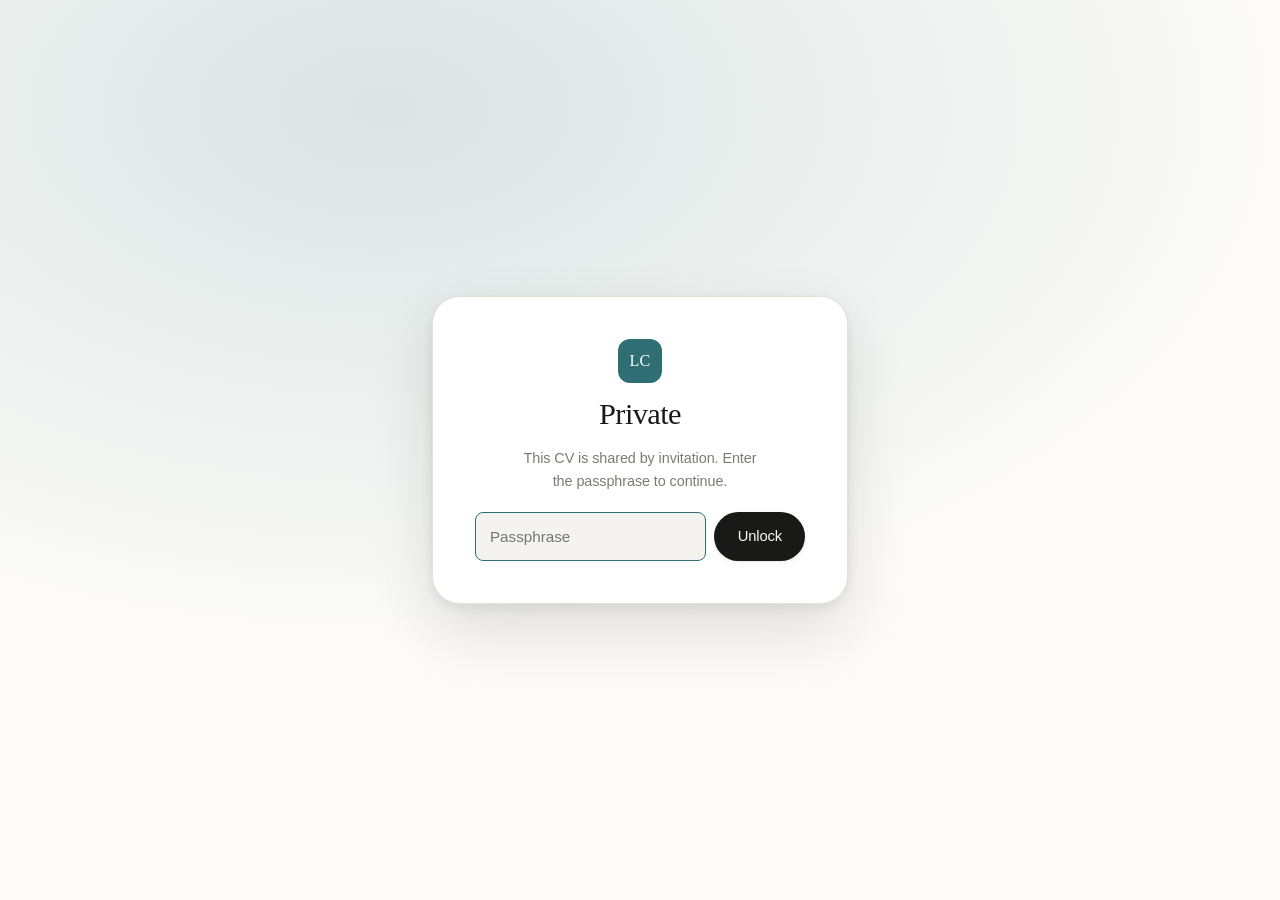
<file: index.html>
<!doctype html>
<html lang="en" data-theme="light">
<head>
<meta charset="utf-8">
<meta name="viewport" content="width=device-width, initial-scale=1, viewport-fit=cover">

<!-- These are rewritten from content.js at load; the values here are the
     fallback for crawlers that don't run JavaScript. Edit them once you know
     your real name and URL so link previews look right everywhere. -->
<title>Lavina Choudhary — AI &amp; Platform Product Leader</title>
<meta name="description" content="Résumé, selected AI product work, and contact details for Lavina Choudhary.">
<meta name="author" content="Lavina Choudhary">
<!-- The site is shared by link, not published for search. -->
<meta name="robots" content="noindex, nofollow">
<meta name="theme-color" content="#fcfbf9" media="(prefers-color-scheme: light)">
<meta name="theme-color" content="#0f1011" media="(prefers-color-scheme: dark)">

<meta property="og:type" content="profile">
<meta property="og:title" content="Lavina Choudhary — AI &amp; Platform Product Leader">
<meta property="og:description" content="Résumé, selected AI product work, and contact details for Lavina Choudhary.">
<meta property="og:image" content="assets/img/og.png">
<meta name="twitter:card" content="summary_large_image">

<link rel="icon" href="data:image/svg+xml,<svg xmlns='http://www.w3.org/2000/svg' viewBox='0 0 100 100'><rect width='100' height='100' rx='22' fill='%232f6f74'/><text x='50' y='50' font-family='Georgia,serif' font-size='46' fill='%23fcfbf9' text-anchor='middle' dominant-baseline='central'>LC</text></svg>">
<link rel="stylesheet" href="assets/css/styles.css">

<!-- Set the theme before first paint so there is no white flash in dark mode. -->
<script>
  (function () {
    try {
      var saved = localStorage.getItem('cv-theme');
      var prefersDark = window.matchMedia('(prefers-color-scheme: dark)').matches;
      document.documentElement.dataset.theme = saved || (prefersDark ? 'dark' : 'light');
    } catch (e) { /* private mode — light theme is a fine default */ }
  })();
</script>

<!-- Lock before first paint so the page never flashes into view. Cleared for
     the rest of the browser session once the passphrase is accepted. -->
<script>
  (function () {
    try {
      if (sessionStorage.getItem('cv-unlocked') === '1') return;
    } catch (e) { /* private mode — fall through and lock */ }
    document.documentElement.setAttribute('data-locked', 'true');
  })();
</script>
</head>

<body>

<!-- ============================== PASSPHRASE ========================== -->
<div class="gate" id="gate" role="dialog" aria-modal="true" aria-labelledby="gateTitle">
  <form class="gate-card" id="gateForm" autocomplete="off">
    <span class="gate-badge" data-bind="initials">—</span>
    <h1 class="gate-title" id="gateTitle">Private</h1>
    <p class="gate-note" id="gateNote">
      This CV is shared by invitation. Enter the passphrase to continue.
    </p>
    <div class="gate-row">
      <input class="gate-input" id="gatePass" type="password"
             aria-label="Passphrase" placeholder="Passphrase"
             autocomplete="current-password" spellcheck="false" autofocus>
      <button class="btn btn-solid" type="submit">Unlock</button>
    </div>
    <p class="gate-error" id="gateError" role="alert" hidden></p>
  </form>
</div>

<a class="skip-link" href="#main">Skip to content</a>

<!-- Fine paper grain. Purely decorative, sits above the background. -->
<div class="grain" aria-hidden="true"></div>
<div class="scroll-progress" aria-hidden="true"><span id="progressBar"></span></div>

<header class="site-header" id="siteHeader">
  <div class="shell header-inner">
    <a class="mark" href="#top" aria-label="Back to top">
      <span class="mark-badge" data-bind="initials">—</span>
      <span class="mark-name" data-bind="name"></span>
    </a>

    <nav class="nav" id="nav" aria-label="Sections">
      <a href="#about">About</a>
      <a href="#work">Work</a>
      <a href="#experience">Experience</a>
      <a href="#certifications">Certifications</a>
      <a href="#resume">Résumé</a>
      <a href="#contact">Contact</a>
    </nav>

    <div class="header-actions">
      <button class="icon-btn" id="themeToggle" type="button"
              aria-label="Switch colour theme" title="Switch colour theme">
        <svg class="i-sun" viewBox="0 0 24 24" aria-hidden="true"><circle cx="12" cy="12" r="4.2"/><path d="M12 2.6v2.6M12 18.8v2.6M2.6 12h2.6M18.8 12h2.6M5.4 5.4l1.9 1.9M16.7 16.7l1.9 1.9M18.6 5.4l-1.9 1.9M7.3 16.7l-1.9 1.9"/></svg>
        <svg class="i-moon" viewBox="0 0 24 24" aria-hidden="true"><path d="M20 14.5A8.2 8.2 0 0 1 9.5 4a8.3 8.3 0 1 0 10.5 10.5z"/></svg>
      </button>
      <a class="btn btn-sm btn-solid" id="headerResume" href="#resume">Résumé</a>
      <button class="icon-btn menu-btn" id="menuToggle" type="button"
              aria-label="Open menu" aria-expanded="false" aria-controls="nav">
        <svg viewBox="0 0 24 24" aria-hidden="true"><path d="M4 7h16M4 12h16M4 17h16"/></svg>
      </button>
    </div>
  </div>
</header>

<main id="main">
  <span id="top"></span>

  <!-- ================================ HERO ============================ -->
  <section class="hero">
    <div class="hero-glow" aria-hidden="true"></div>
    <div class="shell hero-inner">
      <p class="eyebrow reveal" data-bind="status-line"></p>

      <h1 class="display reveal" data-delay="1">
        <span data-bind="name">Lavina Choudhary</span>
      </h1>

      <p class="hero-role reveal" data-delay="2">
        <span data-bind="role"></span>
        <span class="dot" data-bind="location-sep" aria-hidden="true">·</span>
        <span data-bind="location"></span>
      </p>

      <p class="hero-tagline reveal" data-delay="3" data-bind="tagline"></p>

      <div class="hero-actions reveal" data-delay="4">
        <a class="btn btn-solid" href="#resume">
          Read the résumé
          <svg class="btn-arrow" viewBox="0 0 24 24" aria-hidden="true"><path d="M5 12h13M12 5.5 18.5 12 12 18.5"/></svg>
        </a>
        <a class="btn btn-ghost" id="heroDownload" href="#" download>Download PDF</a>
      </div>

      <div class="hero-links reveal" data-delay="5" id="heroLinks"></div>
    </div>

    <a class="scroll-cue" href="#about" aria-label="Scroll to content">
      <span></span>
    </a>
  </section>

  <!-- ================================ ABOUT =========================== -->
  <section class="section" id="about">
    <div class="shell">
      <div class="section-head reveal">
        <span class="section-num">01</span>
        <h2>About</h2>
      </div>

      <div class="about-grid">
        <div class="about-main reveal">
          <div class="lede" data-bind="summary"></div>
          <img class="about-photo" src="assets/img/profile.jpg" alt="Lavina Choudhary">
        </div>
        <div class="focus-grid" id="focusGrid"></div>
      </div>
    </div>
  </section>

  <!-- ============================ SELECTED WORK ======================= -->
  <section class="section section-alt" id="work">
    <div class="shell">
      <div class="section-head reveal">
        <span class="section-num">02</span>
        <h2>Selected work</h2>
        <p class="section-sub">Live, working builds and recorded walkthroughs. Click any card to open it.</p>
      </div>

      <div class="work-grid" id="workGrid"></div>
    </div>
  </section>

  <!-- ============================= EXPERIENCE ========================= -->
  <section class="section" id="experience">
    <div class="shell">
      <div class="section-head reveal">
        <span class="section-num">03</span>
        <h2>Experience</h2>
      </div>

      <div class="timeline" id="timeline"></div>

      <div class="skills" id="skills"></div>
      <div class="education" id="education"></div>
    </div>
  </section>

  <!-- ============================ CERTIFICATIONS ====================== -->
  <section class="section section-alt" id="certifications">
    <div class="shell">
      <div class="section-head reveal">
        <span class="section-num">04</span>
        <h2>Certifications</h2>
      </div>

      <div class="cert-grid" id="certGrid"></div>
    </div>
  </section>

  <!-- =============================== RÉSUMÉ =========================== -->
  <section class="section" id="resume">
    <div class="shell">
      <div class="section-head reveal">
        <span class="section-num">05</span>
        <h2>Résumé</h2>
        <p class="section-sub">
          Full CV, <span data-bind="resume-updated">up to date</span>.
        </p>
      </div>

      <div class="resume-grid">
        <aside class="resume-side reveal">
          <div class="stat-stack" id="resumeStats"></div>

          <div class="resume-cta">
            <a class="btn btn-solid btn-block" id="resumeDownload" href="#" download>
              Download PDF
              <svg class="btn-arrow" viewBox="0 0 24 24" aria-hidden="true"><path d="M12 4.5v12M6.5 11 12 16.5 17.5 11M5 19.5h14"/></svg>
            </a>
            <a class="btn btn-ghost btn-block" id="resumeOpen" href="#" target="_blank" rel="noopener">
              Open in new tab
            </a>
          </div>

          <p class="fine-print">
            Prefer a different format? Email me and I'll send whatever you need.
          </p>
        </aside>

        <div class="resume-viewer reveal" data-delay="1">
          <div class="viewer-chrome" aria-hidden="true">
            <span></span><span></span><span></span>
          </div>
          <div class="viewer-body" id="viewerBody">
            <!-- The PDF iframe is injected here so a missing file degrades
                 gracefully instead of showing a broken plugin box. -->
          </div>
        </div>
      </div>
    </div>
  </section>

  <!-- =============================== CONTACT ========================== -->
  <section class="section contact" id="contact">
    <div class="shell">
      <div class="section-head reveal">
        <span class="section-num">06</span>
        <h2>Get in touch</h2>
      </div>

      <div class="contact-inner reveal" data-delay="1">
        <p class="contact-lede">
          The fastest way to reach me is email. I read everything and reply to most.
        </p>
        <a class="email-link" id="emailLink" href="#">
          <span data-bind="email">lavina.choudhary@novartis.com</span>
          <svg viewBox="0 0 24 24" aria-hidden="true"><path d="M5 12h13M12 5.5 18.5 12 12 18.5"/></svg>
        </a>
        <div class="contact-links" id="contactLinks"></div>
      </div>
    </div>
  </section>
</main>

<footer class="site-footer">
  <div class="shell footer-inner">
    <span>© <span id="year"></span> <span data-bind="name"></span></span>
    <a href="#top" class="to-top">Back to top ↑</a>
  </div>
</footer>

<!-- ============================== LIGHTBOX ============================ -->
<div class="lightbox" id="lightbox" role="dialog" aria-modal="true"
     aria-labelledby="lbTitle" hidden>
  <div class="lightbox-backdrop" data-close></div>
  <div class="lightbox-panel" role="document">
    <button class="lightbox-close" type="button" data-close aria-label="Close">
      <svg viewBox="0 0 24 24" aria-hidden="true"><path d="m6 6 12 12M18 6 6 18"/></svg>
    </button>
    <div class="lightbox-stage-wrap">
      <div class="lightbox-stage" id="lbStage"></div>
      <button class="lightbox-nav prev" type="button" id="lbPrev" aria-label="Previous">
        <svg viewBox="0 0 24 24" aria-hidden="true"><path d="M15 5.5 8.5 12 15 18.5"/></svg>
      </button>
      <button class="lightbox-nav next" type="button" id="lbNext" aria-label="Next">
        <svg viewBox="0 0 24 24" aria-hidden="true"><path d="M9 5.5 15.5 12 9 18.5"/></svg>
      </button>
    </div>
    <div class="lightbox-meta">
      <h3 id="lbTitle"></h3>
      <p id="lbBlurb"></p>
      <div class="lightbox-tags" id="lbTags"></div>
    </div>
  </div>
</div>

<div class="toast" id="toast" role="status" aria-live="polite"></div>

<script src="assets/js/content.js"></script>
<script src="assets/js/main.js"></script>
</body>
</html>
</file>
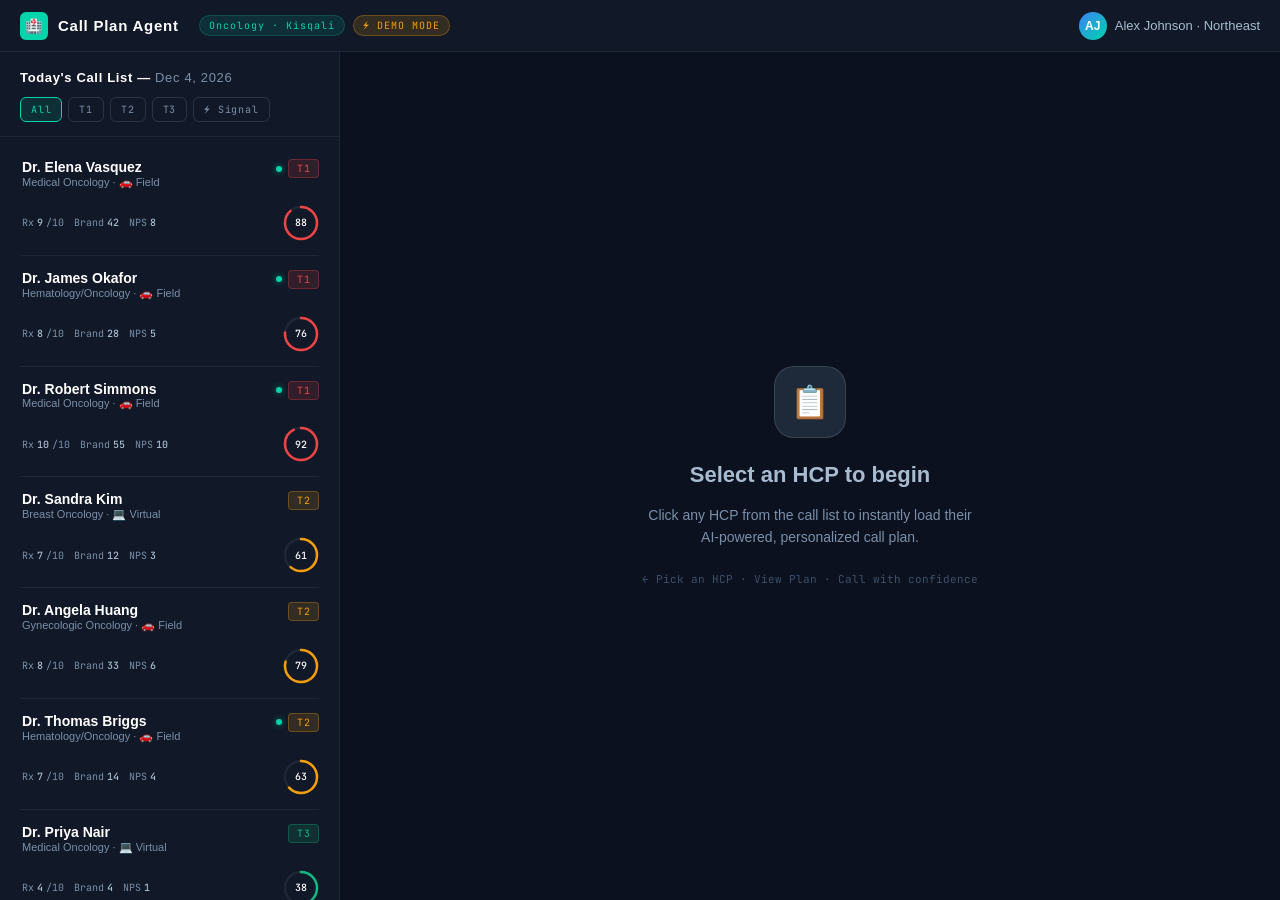
<file: assets/demos/call-plan-agent.html>
<!DOCTYPE html>
<html lang="en">
<head>
<meta charset="UTF-8">
<meta name="viewport" content="width=device-width, initial-scale=1.0">
<title>Call Plan Agent · Novartis Oncology</title>
<link href="https://fonts.googleapis.com/css2?family=Clash+Display:wght@400;500;600;700&family=Cabinet+Grotesk:wght@400;500;700&family=JetBrains+Mono:wght@300;400;500&display=swap" rel="stylesheet">
<style>
*, *::before, *::after { margin: 0; padding: 0; box-sizing: border-box; }
:root {
  --slate-950: #0c1120;
  --slate-900: #111827;
  --slate-800: #1e2a3a;
  --slate-700: #2d3d52;
  --slate-600: #3d5068;
  --slate-400: #7a90a8;
  --slate-300: #a8bccf;
  --slate-100: #e8eef4;
  --white: #ffffff;
  --teal: #00d4aa;
  --teal-dim: rgba(0,212,170,0.12);
  --teal-glow: 0 0 24px rgba(0,212,170,0.25);
  --amber: #f59e0b;
  --amber-dim: rgba(245,158,11,0.12);
  --red: #ef4444;
  --red-dim: rgba(239,68,68,0.1);
  --green: #10b981;
  --blue: #3b82f6;
  --t1: #ef4444; --t2: #f59e0b; --t3: #10b981;
  --border: rgba(255,255,255,0.06);
  --border-bright: rgba(255,255,255,0.12);
  --font-display: 'Clash Display', sans-serif;
  --font-body: 'Cabinet Grotesk', sans-serif;
  --font-mono: 'JetBrains Mono', monospace;
}
html, body { height: 100%; overflow: hidden; }
body { font-family: var(--font-body); background: var(--slate-950); color: var(--slate-100); display: flex; flex-direction: column; }

/* NAV */
nav {
  height: 52px; background: var(--slate-900); border-bottom: 1px solid var(--border);
  display: flex; align-items: center; padding: 0 20px; gap: 0; flex-shrink: 0; position: relative; z-index: 100;
}
.nav-logo { font-family: var(--font-display); font-size: 15px; font-weight: 700; letter-spacing: 0.05em; color: var(--white); display: flex; align-items: center; gap: 10px; margin-right: 20px; }
.nav-logo-icon { width: 28px; height: 28px; background: var(--teal); border-radius: 6px; display: flex; align-items: center; justify-content: center; font-size: 14px; }
.nav-pill { font-family: var(--font-mono); font-size: 10px; letter-spacing: 0.1em; padding: 3px 9px; border-radius: 20px; background: var(--teal-dim); color: var(--teal); border: 1px solid rgba(0,212,170,0.2); }
.nav-demo-badge { font-family: var(--font-mono); font-size: 10px; letter-spacing: 0.1em; padding: 3px 9px; border-radius: 20px; background: rgba(245,158,11,0.15); color: var(--amber); border: 1px solid rgba(245,158,11,0.3); margin-left: 8px; }
.nav-sep { flex: 1; }
.nav-rep { display: flex; align-items: center; gap: 8px; font-size: 13px; color: var(--slate-300); }
.nav-rep-avatar { width: 28px; height: 28px; border-radius: 50%; background: linear-gradient(135deg, var(--blue), var(--teal)); display: flex; align-items: center; justify-content: center; font-size: 12px; font-weight: 700; color: white; }

/* LAYOUT */
.layout { display: grid; grid-template-columns: 340px 1fr; flex: 1; overflow: hidden; }

/* LEFT PANEL */
.left-panel { background: var(--slate-900); border-right: 1px solid var(--border); display: flex; flex-direction: column; overflow: hidden; }
.panel-header { padding: 18px 20px 14px; border-bottom: 1px solid var(--border); flex-shrink: 0; }
.panel-title { font-family: var(--font-display); font-size: 13px; font-weight: 600; letter-spacing: 0.05em; color: var(--white); margin-bottom: 12px; }
.filter-row { display: flex; gap: 6px; flex-wrap: wrap; }
.filter-btn { font-family: var(--font-mono); font-size: 10px; letter-spacing: 0.08em; padding: 5px 10px; border-radius: 6px; border: 1px solid var(--border-bright); background: none; color: var(--slate-400); cursor: pointer; transition: all 0.15s; }
.filter-btn:hover { border-color: var(--teal); color: var(--teal); }
.filter-btn.active { background: var(--teal-dim); border-color: var(--teal); color: var(--teal); }
.filter-btn.t1a { background: rgba(239,68,68,0.1); border-color: var(--t1); color: var(--t1); }
.filter-btn.t2a { background: rgba(245,158,11,0.1); border-color: var(--t2); color: var(--t2); }
.filter-btn.t3a { background: rgba(16,185,129,0.1); border-color: var(--t3); color: var(--t3); }

.hcp-list { flex: 1; overflow-y: auto; padding: 8px 0; }
.hcp-list::-webkit-scrollbar { width: 4px; }
.hcp-list::-webkit-scrollbar-thumb { background: var(--slate-700); border-radius: 2px; }

.hcp-item { padding: 14px 20px; cursor: pointer; border-left: 2px solid transparent; transition: all 0.15s; }
.hcp-item:hover { background: rgba(255,255,255,0.03); }
.hcp-item.active { background: rgba(0,212,170,0.06); border-left-color: var(--teal); }
.hcp-item-top { display: flex; align-items: flex-start; justify-content: space-between; gap: 8px; margin-bottom: 8px; }
.hcp-item-name { font-family: var(--font-display); font-size: 14px; font-weight: 600; color: var(--white); line-height: 1.2; }
.tier-badge { font-family: var(--font-mono); font-size: 10px; padding: 2px 8px; border-radius: 4px; flex-shrink: 0; letter-spacing: 0.05em; }
.tier-1 { background: rgba(239,68,68,0.15); color: var(--t1); border: 1px solid rgba(239,68,68,0.3); }
.tier-2 { background: rgba(245,158,11,0.15); color: var(--t2); border: 1px solid rgba(245,158,11,0.3); }
.tier-3 { background: rgba(16,185,129,0.15); color: var(--t3); border: 1px solid rgba(16,185,129,0.3); }
.hcp-item-sub { font-size: 11px; color: var(--slate-400); margin-bottom: 8px; }
.hcp-item-metrics { display: flex; align-items: center; gap: 10px; }
.metric-chip { font-family: var(--font-mono); font-size: 10px; color: var(--slate-400); display: flex; align-items: center; gap: 3px; }
.metric-chip .val { color: var(--slate-300); font-weight: 500; }
.signal-dot { width: 6px; height: 6px; border-radius: 50%; background: var(--teal); box-shadow: 0 0 6px rgba(0,212,170,0.6); animation: pulse 2s infinite; margin-left: 2px; }
@keyframes pulse { 0%,100%{opacity:1} 50%{opacity:0.4} }
.score-ring-wrap { position: relative; width: 36px; height: 36px; flex-shrink: 0; }
.score-ring-wrap svg { position: absolute; top: 0; left: 0; transform: rotate(-90deg); }
.score-ring-val { position: absolute; inset: 0; display: flex; align-items: center; justify-content: center; font-family: var(--font-mono); font-size: 10px; font-weight: 500; color: var(--white); }
.hcp-divider { height: 1px; background: var(--border); margin: 0 20px; }

/* RIGHT PANEL */
.right-panel { display: flex; flex-direction: column; overflow: hidden; background: var(--slate-950); position: relative; }

.welcome { flex: 1; display: flex; flex-direction: column; align-items: center; justify-content: center; gap: 16px; color: var(--slate-400); text-align: center; padding: 40px; }
.welcome-icon { width: 72px; height: 72px; border-radius: 20px; background: var(--slate-800); border: 1px solid var(--border-bright); display: flex; align-items: center; justify-content: center; font-size: 32px; margin-bottom: 8px; }
.welcome h2 { font-family: var(--font-display); font-size: 22px; font-weight: 600; color: var(--slate-300); }
.welcome p { font-size: 14px; max-width: 340px; line-height: 1.6; }
.welcome-hint { display: flex; align-items: center; gap: 8px; font-family: var(--font-mono); font-size: 11px; color: var(--slate-600); margin-top: 8px; }

.plan-wrap { flex: 1; overflow-y: auto; display: none; }
.plan-wrap.visible { display: block; }
.plan-wrap::-webkit-scrollbar { width: 4px; }
.plan-wrap::-webkit-scrollbar-thumb { background: var(--slate-700); border-radius: 2px; }

/* Plan header */
.plan-top { padding: 20px 32px 18px; border-bottom: 1px solid var(--border); display: flex; align-items: flex-start; justify-content: space-between; gap: 20px; background: var(--slate-900); position: sticky; top: 0; z-index: 10; }
.plan-top-left { flex: 1; }
.plan-eyebrow { font-family: var(--font-mono); font-size: 9px; letter-spacing: 0.2em; text-transform: uppercase; color: var(--teal); margin-bottom: 6px; }
.plan-hcp-name { font-family: var(--font-display); font-size: 26px; font-weight: 700; color: var(--white); line-height: 1.1; margin-bottom: 4px; }
.plan-hcp-meta { font-size: 13px; color: var(--slate-400); display: flex; align-items: center; gap: 10px; flex-wrap: wrap; }
.meta-sep { color: var(--slate-700); }
.plan-top-actions { display: flex; gap: 8px; align-items: flex-start; flex-shrink: 0; }
.action-btn { font-family: var(--font-mono); font-size: 10px; letter-spacing: 0.08em; padding: 7px 14px; border-radius: 7px; border: 1px solid var(--border-bright); background: none; color: var(--slate-300); cursor: pointer; transition: all 0.15s; white-space: nowrap; }
.action-btn:hover { background: var(--slate-800); }
.gen-btn { background: var(--teal); border-color: var(--teal); color: #000; font-weight: 600; display: flex; align-items: center; gap: 6px; }
.gen-btn:hover { background: #00f0c2; transform: translateY(-1px); box-shadow: var(--teal-glow); }

/* Stats strip */
.hcp-stats-strip { display: grid; grid-template-columns: repeat(6,1fr); gap: 1px; background: var(--border); border-top: 1px solid var(--border); flex-shrink: 0; }
.stat-strip-cell { background: var(--slate-900); padding: 11px 12px; text-align: center; }
.stat-strip-val { font-family: var(--font-display); font-size: 18px; font-weight: 700; color: var(--white); line-height: 1; margin-bottom: 3px; }
.stat-strip-lbl { font-family: var(--font-mono); font-size: 9px; letter-spacing: 0.1em; text-transform: uppercase; color: var(--slate-400); }

/* Loading */
.loading-overlay { display: none; position: absolute; inset: 0; background: rgba(12,17,32,0.9); backdrop-filter: blur(4px); z-index: 20; align-items: center; justify-content: center; flex-direction: column; gap: 14px; }
.loading-overlay.visible { display: flex; }
.loading-spinner { width: 40px; height: 40px; border: 2px solid rgba(0,212,170,0.2); border-top-color: var(--teal); border-radius: 50%; animation: spin 0.8s linear infinite; }
@keyframes spin { to { transform: rotate(360deg); } }
.loading-msg { font-family: var(--font-mono); font-size: 13px; color: var(--teal); }
.loading-steps { display: flex; flex-direction: column; gap: 7px; margin-top: 4px; }
.ls-item { font-family: var(--font-mono); font-size: 11px; color: var(--slate-600); display: flex; align-items: center; gap: 8px; transition: color 0.3s; }
.ls-item.done { color: var(--teal); }
.ls-item.done::before { content: '✓'; }
.ls-item:not(.done)::before { content: '○'; }

/* Plan body */
.plan-body { padding: 24px 32px; display: flex; flex-direction: column; gap: 18px; }
.section-card { background: var(--slate-900); border: 1px solid var(--border); border-radius: 14px; overflow: hidden; animation: cardIn 0.4s ease both; }
@keyframes cardIn { from { opacity: 0; transform: translateY(14px); } to { opacity: 1; transform: translateY(0); } }
.section-card-header { padding: 13px 18px; border-bottom: 1px solid var(--border); display: flex; align-items: center; gap: 10px; background: rgba(255,255,255,0.02); }
.section-icon { font-size: 15px; }
.section-label { font-family: var(--font-mono); font-size: 10px; letter-spacing: 0.15em; text-transform: uppercase; color: var(--slate-400); }
.section-tag { margin-left: auto; font-family: var(--font-mono); font-size: 9px; padding: 2px 8px; border-radius: 4px; background: var(--teal-dim); color: var(--teal); border: 1px solid rgba(0,212,170,0.2); }
.section-body { padding: 16px 18px; }

.objective-text { font-family: var(--font-display); font-size: 17px; font-weight: 500; color: var(--white); line-height: 1.5; }

.opener-bubble { background: var(--slate-800); border-radius: 0 14px 14px 14px; padding: 16px 20px; font-size: 14px; line-height: 1.75; color: var(--slate-100); border: 1px solid var(--border-bright); position: relative; }
.opener-bubble::before { content: '"'; position: absolute; top: -4px; left: 14px; font-family: var(--font-display); font-size: 52px; color: var(--teal); opacity: 0.35; line-height: 1; }

.tp-list { display: flex; flex-direction: column; gap: 10px; }
.tp-card { background: var(--slate-800); border-radius: 10px; padding: 14px 16px; border-left: 3px solid var(--blue); animation: cardIn 0.3s ease both; }
.tp-num { font-family: var(--font-mono); font-size: 9px; color: var(--blue); letter-spacing: 0.1em; margin-bottom: 3px; }
.tp-topic { font-family: var(--font-display); font-size: 14px; font-weight: 600; color: var(--white); margin-bottom: 5px; }
.tp-message { font-size: 13px; color: var(--slate-300); line-height: 1.6; margin-bottom: 5px; }
.tp-why { font-size: 12px; color: var(--slate-400); font-style: italic; display: flex; align-items: flex-start; gap: 5px; }
.tp-why::before { content: '↳'; color: var(--teal); flex-shrink: 0; }

.obj-list { display: flex; flex-direction: column; gap: 10px; }
.obj-card { background: var(--slate-800); border-radius: 10px; overflow: hidden; }
.obj-q { padding: 11px 14px; font-size: 13px; color: var(--amber); background: var(--amber-dim); display: flex; align-items: flex-start; gap: 8px; line-height: 1.5; }
.obj-q::before { content: '?'; font-family: var(--font-mono); font-weight: 700; font-size: 14px; flex-shrink: 0; }
.obj-a { padding: 11px 14px; font-size: 13px; color: var(--slate-300); line-height: 1.6; display: flex; align-items: flex-start; gap: 8px; }
.obj-a::before { content: '→'; color: var(--teal); flex-shrink: 0; margin-top: 1px; }

.nba-card { background: linear-gradient(135deg, rgba(0,212,170,0.08), rgba(59,130,246,0.06)); border: 1px solid rgba(0,212,170,0.2); border-radius: 12px; padding: 16px 20px; display: flex; align-items: center; gap: 16px; }
.nba-icon-wrap { width: 44px; height: 44px; background: var(--teal-dim); border-radius: 10px; display: flex; align-items: center; justify-content: center; font-size: 20px; flex-shrink: 0; border: 1px solid rgba(0,212,170,0.2); }
.nba-action { font-size: 14px; color: var(--white); font-weight: 500; margin-bottom: 4px; }
.nba-timing { font-family: var(--font-mono); font-size: 11px; color: var(--teal); }

.channel-row { display: flex; gap: 12px; }
.channel-card { flex: 1; background: var(--slate-800); border-radius: 10px; padding: 14px 16px; border: 2px solid transparent; transition: border-color 0.2s; }
.channel-card.recommended { border-color: var(--teal); }
.channel-card-top { display: flex; align-items: center; gap: 10px; margin-bottom: 8px; }
.channel-icon { font-size: 20px; }
.channel-name { font-family: var(--font-display); font-size: 15px; font-weight: 600; color: var(--white); }
.channel-rec-badge { margin-left: auto; font-family: var(--font-mono); font-size: 9px; padding: 2px 7px; border-radius: 4px; background: var(--teal-dim); color: var(--teal); border: 1px solid rgba(0,212,170,0.25); }
.channel-reason { font-size: 12px; color: var(--slate-400); line-height: 1.5; }

.signal-alert { background: rgba(0,212,170,0.07); border: 1px solid rgba(0,212,170,0.25); border-radius: 10px; padding: 14px 16px; display: flex; gap: 12px; align-items: flex-start; margin-bottom: 4px; }
.signal-alert-icon { font-size: 20px; flex-shrink: 0; }
.signal-alert-title { font-family: var(--font-mono); font-size: 10px; letter-spacing: 0.12em; text-transform: uppercase; color: var(--teal); margin-bottom: 4px; }
.signal-alert-text { font-size: 13px; color: var(--slate-300); line-height: 1.6; }

.notes-card { background: rgba(245,158,11,0.06); border: 1px solid rgba(245,158,11,0.15); border-radius: 10px; padding: 14px 16px; font-size: 13px; color: var(--slate-300); line-height: 1.7; }
.notes-card strong { color: var(--amber); }

@media print {
  nav, .left-panel, .plan-top-actions, .hcp-stats-strip { display: none !important; }
  .layout { display: block; }
  .plan-wrap { display: block !important; overflow: visible; height: auto; }
  .right-panel { overflow: visible; height: auto; }
  .section-card { break-inside: avoid; }
  body, html { overflow: visible; height: auto; }
}
</style>
</head>
<body>

<nav>
  <div class="nav-logo">
    <div class="nav-logo-icon">🏥</div>
    Call Plan Agent
  </div>
  <div class="nav-pill">Oncology · Kisqali</div>
  <div class="nav-demo-badge">⚡ DEMO MODE</div>
  <div class="nav-sep"></div>
  <div class="nav-rep">
    <div class="nav-rep-avatar">AJ</div>
    <span>Alex Johnson · Northeast</span>
  </div>
</nav>

<div class="layout">

  <!-- LEFT: HCP LIST -->
  <div class="left-panel">
    <div class="panel-header">
      <div class="panel-title">Today's Call List — <span style="color:var(--slate-400);font-weight:400" id="today-date"></span></div>
      <div class="filter-row">
        <button class="filter-btn active" onclick="filterTier('all',this)">All</button>
        <button class="filter-btn" onclick="filterTier(1,this)">T1</button>
        <button class="filter-btn" onclick="filterTier(2,this)">T2</button>
        <button class="filter-btn" onclick="filterTier(3,this)">T3</button>
        <button class="filter-btn" onclick="filterTier('signal',this)">⚡ Signal</button>
      </div>
    </div>
    <div class="hcp-list" id="hcp-list"></div>
  </div>

  <!-- RIGHT: PLAN -->
  <div class="right-panel">

    <div class="loading-overlay" id="loading-overlay">
      <div class="loading-spinner"></div>
      <div class="loading-msg" id="loading-msg">Building call plan...</div>
      <div class="loading-steps">
        <div class="ls-item" id="ls1">Pulling HCP profile & Rx data</div>
        <div class="ls-item" id="ls2">Analyzing signals & triggers</div>
        <div class="ls-item" id="ls3">Selecting approved messaging</div>
        <div class="ls-item" id="ls4">Generating tailored call plan</div>
      </div>
    </div>

    <div class="welcome" id="welcome-screen">
      <div class="welcome-icon">📋</div>
      <h2>Select an HCP to begin</h2>
      <p>Click any HCP from the call list to instantly load their AI-powered, personalized call plan.</p>
      <div class="welcome-hint">← Pick an HCP · View Plan · Call with confidence</div>
    </div>

    <div class="plan-wrap" id="plan-wrap">
      <div class="plan-top">
        <div class="plan-top-left">
          <div class="plan-eyebrow">Call Plan · <span id="plan-date"></span></div>
          <div class="plan-hcp-name" id="plan-hcp-name">—</div>
          <div class="plan-hcp-meta">
            <span id="plan-specialty">—</span>
            <span class="meta-sep">·</span>
            <span id="plan-territory">—</span>
            <span class="meta-sep">·</span>
            <span id="plan-tier-label"></span>
          </div>
        </div>
        <div class="plan-top-actions">
          <button class="action-btn" onclick="window.print()">↓ Print</button>
          <button class="action-btn gen-btn" id="gen-btn" onclick="showPlan()">✦ View Call Plan</button>
        </div>
      </div>

      <div class="hcp-stats-strip">
        <div class="stat-strip-cell"><div class="stat-strip-val" id="ss-score">—</div><div class="stat-strip-lbl">Rx Score</div></div>
        <div class="stat-strip-cell"><div class="stat-strip-val" id="ss-decile">—</div><div class="stat-strip-lbl">Rx Decile</div></div>
        <div class="stat-strip-cell"><div class="stat-strip-val" id="ss-brandrx">—</div><div class="stat-strip-lbl">Brand Rx</div></div>
        <div class="stat-strip-cell"><div class="stat-strip-val" id="ss-nps">—</div><div class="stat-strip-lbl">New Pt Starts</div></div>
        <div class="stat-strip-cell"><div class="stat-strip-val" id="ss-calls">—</div><div class="stat-strip-lbl">Calls (QTD)</div></div>
        <div class="stat-strip-cell"><div class="stat-strip-val" id="ss-form">—</div><div class="stat-strip-lbl">Formulary</div></div>
      </div>

      <div class="plan-body" id="plan-body"></div>
    </div>
  </div>
</div>

<script>
// ─── DATE ────────────────────────────────────────────────────────────
const today = new Date();
const dateStr = today.toLocaleDateString('en-US',{weekday:'long',month:'long',day:'numeric',year:'numeric'});
const dateShort = today.toLocaleDateString('en-US',{month:'short',day:'numeric',year:'numeric'});
document.getElementById('today-date').textContent = dateShort;
document.getElementById('plan-date').textContent = dateStr;

// ─── HCP + CALL PLAN DATA ─────────────────────────────────────────────
const HCPS = [
  {
    id:'hcp1', name:'Dr. Elena Vasquez', specialty:'Medical Oncology', territory:'Northeast',
    tier:1, rx_score:88, rx_decile:9, brand_rx:42, total_rx:310, nps:8,
    calls_qtd:2, formulary:'Preferred', signal:true, signal_type:'HIGH_NPS_SPIKE',
    channel:'Field', days_since_call:45, competitor_rx:28,
    plan: {
      signal_alert: {
        icon: '📈',
        title: '⚡ Active Signal: High New Patient Starts Spike',
        text: 'Dr. Vasquez has had a 35% month-over-month surge in new HR+/HER2− patient starts. This is the primary trigger for today\'s field visit. Lead with this signal — acknowledge her growth and position Kisqali as the backbone of her CDK4/6 practice.'
      },
      call_objective: 'Leverage the new patient start spike to deepen Kisqali\'s position as Dr. Vasquez\'s CDK4/6 inhibitor of choice and explore adding Kisqali to her first-line standard of care protocol.',
      opener: 'Dr. Vasquez, I was looking at your patient activity and I have to say — your new HR+/HER2− starts have really picked up this quarter, which is exciting to see. I actually wanted to stop by specifically because of that, because I think there\'s a real opportunity to make sure those new patients are set up for the best long-term outcomes, and I\'d love to walk through the latest MONALEESA-7 OS data with you.',
      talking_points: [
        {
          topic: 'Overall Survival Leadership',
          message: 'The MONALEESA-7 data now shows the most mature OS benefit of any CDK4/6 inhibitor in premenopausal patients — 58.7 months median OS versus 48 months for endocrine therapy alone. Given how many pre-menopausal patients you\'re now seeing, this is directly applicable to your practice.',
          rationale: 'Her NPS spike is predominantly pre-menopausal — MONALEESA-7\'s OS data is uniquely differentiated for her patient population.'
        },
        {
          topic: 'Tolerability & Dosing',
          message: 'Kisqali\'s once-daily dosing and the absence of required G-CSF prophylaxis means your new patients can stay on therapy longer — and in our real-world data, patients who stay on therapy longer have significantly better outcomes.',
          rationale: 'New patients are often nervous about toxicity — this addresses adherence risk upfront.'
        },
        {
          topic: 'Patient Support — Kisqali Connect',
          message: 'For your new patient influx, the Kisqali Connect hub team can handle all prior auth, co-pay support, and onboarding in 48 hours or less. We can set up a direct line with your office coordinator today.',
          rationale: 'A practice seeing 8 new starts/month has real administrative burden — this is a tangible value-add she will remember.'
        },
      ],
      objection_handling: [
        {
          objection: '"I\'m already using multiple CDK4/6 inhibitors — I don\'t need to consolidate."',
          response: 'That\'s completely fair, and I\'m not here to ask you to change what\'s working. What I would ask is whether your CDK4/6 choice is optimized for pre-menopausal patients specifically, because the OS data for that subgroup is really where Kisqali stands apart. Would you be open to walking through that data together?'
        },
        {
          objection: '"The side effect profile gives my patients anxiety — especially the QT monitoring."',
          response: 'That\'s a fair concern, and I hear it a lot. What I\'d share is that in clinical practice, QTc prolongation at grade 3 or higher occurs in under 4% of patients, and with the monitoring protocol in place, we\'ve been able to keep patients on therapy safely. Would it help if I connected you with our MSL who has worked through specific case management approaches with other oncologists in the region?'
        }
      ],
      next_best_action: {
        action: 'Schedule a 20-minute MSL scientific exchange on CDK4/6 sequencing — Dr. Vasquez previously expressed interest in this topic at ASCO.',
        timing: 'Before leaving the office — book directly with her coordinator today'
      },
      channel: 'Field',
      channel_rationale: 'Tier 1 HCP with active NPS signal and 45 days since last field visit — in-person engagement maximizes impact for this conversation.',
      rep_notes: 'Dr. Vasquez is data-driven and responds best when you lead with trial outcomes. She can be skeptical of promotional framing — lean into the science. Her front desk coordinator is Maria, who is very helpful for scheduling MSL visits.'
    }
  },
  {
    id:'hcp2', name:'Dr. James Okafor', specialty:'Hematology/Oncology', territory:'Northeast',
    tier:1, rx_score:76, rx_decile:8, brand_rx:28, total_rx:245, nps:5,
    calls_qtd:3, formulary:'Non-Preferred', signal:true, signal_type:'FORMULARY_WIN',
    channel:'Field', days_since_call:20, competitor_rx:55,
    plan: {
      signal_alert: {
        icon: '✅',
        title: '⚡ Active Signal: Formulary Win — BlueCross & Aetna',
        text: 'Kisqali just achieved Preferred status on BlueCross and Aetna plans covering ~60% of Dr. Okafor\'s patient panel. This is the single most important access barrier he had. Lead with this news immediately — it directly removes his primary objection.'
      },
      call_objective: 'Announce the BlueCross/Aetna formulary win, eliminate the access barrier Dr. Okafor cited in the last call, and convert his high competitor Rx volume (55) to Kisqali starts.',
      opener: 'Dr. Okafor, I have some really good news that I think is going to directly impact your practice — Kisqali just achieved Preferred formulary status at both BlueCross and Aetna, which covers the majority of your patient panel. I know access has been your number one concern, so I wanted to get in front of you as soon as this happened.',
      talking_points: [
        {
          topic: 'Formulary Access — The Barrier Is Gone',
          message: 'Effective this quarter, Kisqali is Preferred at BlueCross PPO, BlueCross HMO, and Aetna Commercial — that\'s approximately 62% of your HR+/HER2− patient panel. Prior authorization requirements have been significantly reduced, and co-pay assistance through Kisqali Connect covers the remainder.',
          rationale: 'This was his #1 stated objection. Address it first, directly, with plan-specific data.'
        },
        {
          topic: 'Competitor Switch Opportunity',
          message: 'With 55 competitor CDK4/6 scripts in the last 12 months, there\'s a real opportunity to look at your current patients who may be struggling with access or tolerability issues and discuss switching. We have a transition support pathway and can work with your team on the paperwork.',
          rationale: 'High competitor Rx with new formulary parity = conversion window. Be direct about the opportunity.'
        },
        {
          topic: 'OS Data for Your Patient Profile',
          message: 'Now that access is resolved, I want to make sure you\'re seeing the latest survival data — the MONALEESA-2 update shows a median OS of 63.9 months with Kisqali plus letrozole, versus 51.4 months with placebo. That\'s over a year of additional survival in first-line treatment.',
          rationale: 'Hematology/Oncologists respond to hard outcome data — now that access is resolved, the science should drive the next decision.'
        },
      ],
      objection_handling: [
        {
          objection: '"Even with formulary parity, prior auth is still a burden for my staff."',
          response: 'I understand — and that\'s exactly why Kisqali Connect exists. We have a dedicated hub team that handles prior auth electronically and typically turns around approvals in 24–48 hours. I can introduce your office manager to our hub rep today if you have 5 minutes.'
        },
        {
          objection: '"My patients are already stable on their current CDK4/6 — why switch?"',
          response: 'For stable patients, I completely agree — no need to disrupt therapy. But for your new starts and any patients experiencing access issues or tolerability concerns on their current regimen, this is the right time to consider Kisqali. I can share our transition guide and the co-pay assistance calculator if that would help.'
        }
      ],
      next_best_action: {
        action: 'Introduce Dr. Okafor\'s office manager to the Kisqali Connect hub rep for a PA streamlining setup and leave the formulary win one-pager at the front desk.',
        timing: 'During this visit — before leaving the practice today'
      },
      channel: 'Field',
      channel_rationale: 'Formulary win is a high-impact news event that deserves a field visit — this is not a virtual message. Tier 1 HCP with high conversion potential.',
      rep_notes: 'Dr. Okafor is a fast decision-maker but needs to trust that the access problem is truly solved. Bring the printed formulary coverage grid and Kisqali Connect one-pager. He has high competitor loyalty — emphasize the OS data gap, not just access.'
    }
  },
  {
    id:'hcp3', name:'Dr. Robert Simmons', specialty:'Medical Oncology', territory:'Northeast',
    tier:1, rx_score:92, rx_decile:10, brand_rx:55, total_rx:380, nps:10,
    calls_qtd:2, formulary:'Preferred', signal:true, signal_type:'CONGRESS_ACTIVITY',
    channel:'Field', days_since_call:18, competitor_rx:35,
    plan: {
      signal_alert: {
        icon: '🎤',
        title: '⚡ Active Signal: ESMO 2024 Speaker Activity',
        text: 'Dr. Simmons presented at ESMO 2024 on CDK4/6 inhibitor tolerability and QoL in older breast cancer patients. He is an emerging KOL with significant peer influence. This is an opportunity to deepen the relationship and explore speaker bureau and MSL engagement.'
      },
      call_objective: 'Deepen the KOL relationship with Dr. Simmons following his ESMO presentation, align on Kisqali\'s tolerability profile as a key message for his peer network, and explore speaker bureau participation.',
      opener: 'Dr. Simmons, first of all — congratulations on your ESMO presentation. I actually went through your abstract on CDK4/6 tolerability in older patients and I thought the framing was really compelling. I\'d love to hear how the presentation landed with the audience, and I also wanted to share some new data points that I think align closely with the clinical story you were telling.',
      talking_points: [
        {
          topic: 'Tolerability in Older Patients — Kisqali\'s Real-World Edge',
          message: 'The long-term follow-up data from MONALEESA-3 specifically in patients 65+ shows that Kisqali\'s tolerability profile holds up over time, with no cumulative toxicity signals. Given your ESMO focus on this patient segment, this data could be a strong addition to your clinical narrative.',
          rationale: 'His ESMO abstract was specifically on tolerability in older patients — this is a perfect scientific alignment moment.'
        },
        {
          topic: 'OS Data — Mature & Differentiated',
          message: 'Across all three MONALEESA trials, Kisqali is the only CDK4/6 inhibitor to demonstrate OS benefit in pre and postmenopausal patients. The MONALEESA-3 OS data now shows 53.7 months median OS versus 41.5 months — that\'s over a year of benefit in your postmenopausal patients.',
          rationale: 'As a KOL, he needs the most mature, differentiated data points to speak credibly to peers.'
        },
        {
          topic: 'MSL Partnership & Speaker Bureau',
          message: 'Given your emerging voice in this space, we\'d love to explore a more formal partnership — whether that\'s a scientific exchange with our MSL team, access to pre-publication data, or joining the Kisqali speaker bureau for regional oncology programs. What would be most valuable to you?',
          rationale: 'Decile 10 prescriber and active KOL — investing in this relationship has outsized peer influence returns.'
        },
      ],
      objection_handling: [
        {
          objection: '"I\'m cautious about commercial relationships given my academic position."',
          response: 'That\'s completely understandable, and I respect that. The MSL scientific exchange is entirely medical — non-promotional, focused on data. The speaker bureau is always optional and can be structured to fit your institution\'s policies. I can send over our speaker program guidelines for your review so you can see exactly what\'s involved.'
        },
        {
          objection: '"I\'m already familiar with the Kisqali data — what\'s new?"',
          response: 'Great question — the newest update is the MONALEESA-3 long-term OS follow-up specifically in patients 65+, which I think will be directly relevant to your ESMO narrative. I can leave you the data slides or we can set up a 30-minute deep dive with our MSL if you\'d like to go further.'
        }
      ],
      next_best_action: {
        action: 'Schedule a medical affairs MSL meeting to explore speaker bureau interest and share pre-publication MONALEESA long-term data.',
        timing: 'Send MSL calendar invite within 24 hours of this visit'
      },
      channel: 'Field',
      channel_rationale: 'KOL relationship management requires in-person engagement. Decile 10 prescriber with congress activity warrants dedicated field time.',
      rep_notes: 'Dr. Simmons is academically oriented — avoid anything that feels like a promotional pitch. Lead with scientific curiosity and peer acknowledgment. He will respond well to being treated as a thought partner, not a target. Make him feel seen after his ESMO work.'
    }
  },
  {
    id:'hcp4', name:'Dr. Sandra Kim', specialty:'Breast Oncology', territory:'Northeast',
    tier:2, rx_score:61, rx_decile:7, brand_rx:12, total_rx:140, nps:3,
    calls_qtd:1, formulary:'Preferred', signal:false, signal_type:null,
    channel:'Virtual', days_since_call:60, competitor_rx:30,
    plan: {
      signal_alert: null,
      call_objective: 'Re-engage Dr. Kim after a 60-day gap, address her prior safety concern about QT monitoring, and increase Kisqali\'s share of her HR+/HER2− patient starts.',
      opener: 'Dr. Kim, thanks for making time for this virtual call. It\'s been a couple of months since we connected — I wanted to check in on how your HR+/HER2− patients have been doing and share a quick update on Kisqali\'s long-term safety data that I think directly addresses some of the questions you raised last time.',
      talking_points: [
        {
          topic: 'Long-Term Safety — No New Signals',
          message: 'The 5-year follow-up data is now available and shows no new safety signals, no cumulative cardiac toxicity, and no increase in grade 3/4 events over time. The QTc monitoring protocol has also been streamlined — we have a simplified guide I can share with your nursing team today.',
          rationale: 'She raised QT monitoring concerns in the prior call — directly addressing this with new long-term data is the most important thing on this call.'
        },
        {
          topic: 'Preferred Formulary = No Access Friction',
          message: 'Kisqali\'s Preferred formulary status means your patients have co-pay assistance available and prior auth is minimal. For a Tier 2 practice volume, this translates to less paperwork and faster time to first dose for your patients.',
          rationale: 'Simplifying practice logistics is important for a breast oncologist managing high patient volume.'
        },
        {
          topic: 'Real-World Data in Breast-Focused Practices',
          message: 'We also have real-world evidence from breast oncology practices similar to yours showing strong adherence rates and outcomes that mirror the trial data. I can share a case set if that would be useful.',
          rationale: 'Breast oncology specialists respond to practice-type-specific evidence rather than broad population data.'
        },
      ],
      objection_handling: [
        {
          objection: '"The QT monitoring burden is too high for my nursing staff."',
          response: 'I hear you — and that\'s the most common concern I get from breast oncology practices. We\'ve actually created a simplified monitoring protocol card specifically for nursing teams that reduces the documentation time significantly. Can I share that with your head nurse before we end today\'s call?'
        },
        {
          objection: '"My patients are doing fine on their current therapy — I don\'t want to change."',
          response: 'Absolutely — for stable patients, I\'m not suggesting any changes. What I\'d ask you to think about is your next 2-3 new HR+/HER2− starts, particularly any pre-menopausal patients, where the MONALEESA-7 OS data is really compelling. Would you be open to trying Kisqali for your next eligible new start?'
        }
      ],
      next_best_action: {
        action: 'Send the simplified QT monitoring protocol card and real-world adherence data PDF to Dr. Kim\'s office email.',
        timing: 'Within 2 hours of the virtual call ending'
      },
      channel: 'Virtual',
      channel_rationale: 'Dr. Kim\'s preferred channel is virtual. Tier 2 maintenance call — virtual is efficient and respects her time. Call gap of 60 days warrants re-engagement.',
      rep_notes: 'Dr. Kim is cautious and deliberate — she won\'t be rushed. The QT monitoring concern is real and must be met with concrete resources, not reassurances. Bring the simplified monitoring card as a physical deliverable. She responds well to peer data from similar practice settings.'
    }
  },
  {
    id:'hcp5', name:'Dr. Angela Huang', specialty:'Gynecologic Oncology', territory:'Northeast',
    tier:2, rx_score:79, rx_decile:8, brand_rx:33, total_rx:295, nps:6,
    calls_qtd:3, formulary:'Preferred', signal:false, signal_type:null,
    channel:'Field', days_since_call:30, competitor_rx:48,
    plan: {
      signal_alert: null,
      call_objective: 'Grow Kisqali\'s share of wallet against high competitor volume (48 scripts) by reinforcing OS differentiation for Dr. Huang\'s gynecologic oncology patient mix, particularly in the context of her new practice group.',
      opener: 'Dr. Huang, congratulations on joining the new practice group — that\'s a significant move. I imagine you\'re seeing a broader mix of patients now. I wanted to stop by and share some data that I think is particularly relevant to the patient population you\'re managing, especially given how the CDK4/6 inhibitor landscape has evolved.',
      talking_points: [
        {
          topic: 'OS Differentiation vs. Competitors',
          message: 'Kisqali now has OS data across three Phase III trials — the only CDK4/6 inhibitor to show OS benefit in both pre and postmenopausal patients. The competitor you\'re using most has not demonstrated OS benefit. For your patients, that\'s a meaningful clinical conversation to have.',
          rationale: 'High competitor Rx of 48 — the OS differentiation argument is the most powerful scientific lever to shift prescribing behavior.'
        },
        {
          topic: 'New Practice Group — Access Setup',
          message: 'Now that you\'re in a new practice setting, it\'s worth making sure that your formulary contracts, prior auth pathways, and Kisqali Connect hub access are all set up for your new office. I can coordinate with your practice administrator to make sure there\'s no friction for your patients.',
          rationale: 'New practice group = a chance to set up Kisqali as the default pathway before habits form.'
        },
        {
          topic: 'Gynecologic Oncology Cross-Indication',
          message: 'I also want to make sure you\'re aware of the growing body of evidence in hormone-sensitive gynecologic malignancies. Our MSL team has put together an overview I\'d love to share — there may be patients in your practice who are eligible beyond the breast oncology indication.',
          rationale: 'Gynecologic oncologists often see patients with hormone-sensitive tumors beyond breast — expanding her thinking about patient eligibility.'
        },
      ],
      objection_handling: [
        {
          objection: '"I\'ve been using a competitor CDK4/6 for years and my patients are doing well."',
          response: 'That\'s great to hear — and I\'m not suggesting changing anything for stable patients. What I\'d love for you to consider is using Kisqali for your next eligible new start, specifically so you can compare the experience firsthand. The OS data gap really does matter at the patient level, and I think you\'ll notice the difference in your longer-term follow-up.'
        },
        {
          objection: '"I\'m too busy getting settled in the new practice to think about changing formulary choices."',
          response: 'Completely understand — and honestly, that\'s exactly why now is the right time to set up Kisqali as your default pathway, before workflows get locked in. It\'ll be much easier now than trying to change things after you\'re fully established. I can make the practice admin setup completely seamless for you.'
        }
      ],
      next_best_action: {
        action: 'Connect Dr. Huang\'s new practice administrator with Kisqali Connect to set up hub access, PA protocols, and co-pay pathways from day one.',
        timing: 'Schedule practice admin intro call within this week'
      },
      channel: 'Field',
      channel_rationale: 'New practice transition is a critical field engagement moment. High Rx volume HCP with competitor conversion opportunity warrants in-person presence.',
      rep_notes: 'The new practice group is your angle — new environment means new habits can be formed. Don\'t come in asking her to change existing patients. Come in as a partner helping her set up the new practice for success. Bring a Kisqali Connect setup checklist as a practical leave-behind.'
    }
  },
  {
    id:'hcp6', name:'Dr. Thomas Briggs', specialty:'Hematology/Oncology', territory:'Northeast',
    tier:2, rx_score:63, rx_decile:7, brand_rx:14, total_rx:160, nps:4,
    calls_qtd:1, formulary:'Non-Preferred', signal:true, signal_type:'FORMULARY_LOSS',
    channel:'Field', days_since_call:35, competitor_rx:70,
    plan: {
      signal_alert: {
        icon: '⚠️',
        title: '⚡ URGENT Signal: Formulary Loss — BlueCross Plan',
        text: 'Kisqali has dropped to Non-Preferred status on the BlueCross PPO plan that covers ~45% of Dr. Briggs\' patients. This requires an immediate field visit. The goal is to provide a clear action plan for impacted patients and prevent switching to a competitor CDK4/6 inhibitor.'
      },
      call_objective: 'Contain the impact of the BlueCross formulary loss by providing Dr. Briggs with concrete tools to keep current Kisqali patients on therapy and prevent new patient starts from going to a competitor.',
      opener: 'Dr. Briggs, thank you for fitting me in on short notice — I came by specifically because I know you\'ve had patients on Kisqali who are now hitting BlueCross access issues, and I want to make sure you and your team have everything you need to navigate this. I\'m not here to spin the situation — I know this is a real problem, and I want to help you solve it.',
      talking_points: [
        {
          topic: 'Patient Continuity — Kisqali Connect Bridge Program',
          message: 'For your current Kisqali patients who are affected by the BlueCross change, the Kisqali Connect bridge program can provide free medication for up to 90 days while we work through the prior authorization appeal. No patient needs to go without therapy because of this formulary change.',
          rationale: 'The most urgent concern is his existing patients. Lead with the solution, not the problem.'
        },
        {
          topic: 'Prior Auth Appeal Pathway',
          message: 'For new starts and for patients whose PA is denied, we have a structured appeals toolkit — including medical necessity letters, clinical evidence packages, and a dedicated Novartis reimbursement support team. The appeal approval rate on Kisqali PAs is over 75% nationally.',
          rationale: 'Dr. Briggs needs a concrete workflow, not reassurances. The 75% appeal approval rate is a meaningful data point.'
        },
        {
          topic: 'Why Staying on Kisqali Matters Clinically',
          message: 'I want to make sure this is a clinical conversation, not just an access one. Switching CDK4/6 inhibitors mid-treatment has no evidence of benefit and carries real risks — patients who discontinue therapy early show significantly worse long-term outcomes. The OS data for Kisqali is the most mature in the class.',
          rationale: 'With high competitor Rx (70), there\'s a risk he defaults to the competitor for new starts. Reinforce clinical rationale to stay.'
        },
      ],
      objection_handling: [
        {
          objection: '"This is too much administrative work for my team — it\'s easier to just switch patients."',
          response: 'I completely understand the frustration, and I want to be direct: we do not want to create administrative burden for your practice. That\'s why I\'m here today with the bridge program paperwork pre-filled and the appeals toolkit ready. I can work with your office manager right now to take as much of this off your team\'s plate as possible. Can I spend 15 minutes with her today?'
        },
        {
          objection: '"Why should I keep using Kisqali if access is going to be this hard?"',
          response: 'That\'s a fair question, and I respect you asking it directly. The honest answer is: Kisqali has the strongest OS data in the class, and switching your patients mid-treatment could compromise the outcomes you\'ve already built toward. I\'m personally committed to making the access problem solvable — and if at any point we can\'t solve it for a specific patient, I will tell you clearly.'
        }
      ],
      next_best_action: {
        action: 'Meet directly with Dr. Briggs\' office manager to complete bridge program enrollment for all affected patients and submit PA appeals for the top 5 impacted cases.',
        timing: 'Do not leave the office until at least 3 bridge enrollments are initiated'
      },
      channel: 'Field',
      channel_rationale: 'URGENT formulary loss — this situation demands an immediate in-person visit. Virtual is not appropriate for a crisis access situation.',
      rep_notes: 'This is a damage control visit. Your credibility depends on how well you execute, not what you promise. Come prepared with: bridge program forms pre-filled for his top Kisqali patients, the PA appeals toolkit in hand, and a direct line to the Kisqali Connect team. Do not leave without initiating at least one bridge program enrollment.'
    }
  },
  {
    id:'hcp7', name:'Dr. Priya Nair', specialty:'Medical Oncology', territory:'Northeast',
    tier:3, rx_score:38, rx_decile:4, brand_rx:4, total_rx:55, nps:1,
    calls_qtd:0, formulary:'Non-Formulary', signal:false, signal_type:null,
    channel:'Virtual', days_since_call:90, competitor_rx:30,
    plan: {
      signal_alert: null,
      call_objective: 'Maintain Kisqali awareness and check formulary and patient eligibility status after a 90-day contact gap. Keep the call brief — goal is relationship maintenance, not conversion.',
      opener: 'Dr. Nair, thanks for a few minutes of your time — it\'s been a few months since we\'ve connected and I just wanted to check in briefly. I know you\'ve had some access challenges with Kisqali in your patient panel, and I wanted to see if anything has changed on the formulary side and share a quick update.',
      talking_points: [
        {
          topic: 'Formulary Status Check',
          message: 'I want to make sure you have the most current picture on Kisqali\'s formulary status at the major plans your patients use. There have been some positive changes at several regional plans this quarter that may open up new access pathways for eligible patients.',
          rationale: 'Non-formulary status is the primary barrier — check if any plans in her network have updated coverage.'
        },
        {
          topic: 'Patient Assistance — Free Drug for Uninsured or Non-Covered Patients',
          message: 'For patients where Kisqali is not covered, the Novartis patient assistance program provides the medication at no cost for eligible patients who meet income thresholds. This may apply to some of your patients who were previously excluded.',
          rationale: 'With Non-Formulary status, patient assistance is the most practical pathway to generating any new starts.'
        },
        {
          topic: 'Brief Efficacy Reminder',
          message: 'Just to keep the clinical picture current — Kisqali remains the only CDK4/6 inhibitor with OS data across pre and postmenopausal patients. When the access situation does open up for any of your HR+/HER2− patients, that survival data is worth remembering.',
          rationale: 'Keep the brand salient without being pushy — this is a maintenance touch.'
        },
      ],
      objection_handling: [
        {
          objection: '"My patients can\'t afford CDK4/6 inhibitors even with assistance."',
          response: 'I understand, and that\'s a real barrier. The Kisqali Connect team is specifically set up to work through all available assistance options — Medicaid, co-pay programs, and free drug programs — and they can often find a pathway even in complex situations. Would it be okay if I sent you the referral information so you can pass it to your financial counselor?'
        },
        {
          objection: '"I barely prescribe CDK4/6 inhibitors — this isn\'t a priority for me."',
          response: 'That\'s fair, and I appreciate your honesty. I\'ll keep this brief — I just want to make sure that when the right patient comes along, you have the access pathways and clinical data top of mind. Is there anything specific that would make Kisqali easier to use in your practice if the opportunity arose?'
        }
      ],
      next_best_action: {
        action: 'Email a one-page formulary update and patient assistance eligibility checklist — keep the next touchpoint virtual and brief.',
        timing: 'Within 24 hours of this call'
      },
      channel: 'Virtual',
      channel_rationale: 'Tier 3 watch-list HCP — virtual touchpoint is appropriate. Field visit not warranted given low Rx volume and Non-Formulary status.',
      rep_notes: 'Keep this call under 10 minutes. Dr. Nair is a Tier 3 target — your time investment should reflect that. The goal is presence and awareness, not a full call cycle. Leave with one action item: the patient assistance referral pathway. Do not over-engineer this interaction.'
    }
  },
  {
    id:'hcp8', name:'Dr. Aisha Patel', specialty:'Medical Oncology', territory:'Northeast',
    tier:1, rx_score:85, rx_decile:9, brand_rx:50, total_rx:330, nps:9,
    calls_qtd:2, formulary:'Preferred', signal:true, signal_type:'HIGH_NPS_SPIKE',
    channel:'Field', days_since_call:16, competitor_rx:22,
    plan: {
      signal_alert: {
        icon: '🚀',
        title: '⚡ Active Signal: Consecutive NPS Spike (+40% MoM)',
        text: 'Dr. Patel has recorded a 40% month-over-month surge in new patient starts for a second consecutive month — making her one of the highest-growth HR+/HER2− prescribers in the territory. This visit is about capitalizing on momentum and ensuring zero friction for her growing patient flow.'
      },
      call_objective: 'Celebrate and reinforce Dr. Patel\'s Kisqali momentum, remove any remaining barriers to continued growth, and explore whether she is ready to participate in peer education or speaker programs to amplify her voice in the region.',
      opener: 'Dr. Patel, I have to say — your patient volume over the last two months has been remarkable. You\'re one of the top-growing Kisqali prescribers in the entire Northeast right now, and I wanted to come by in person to make sure we\'re giving your practice everything it needs to keep that momentum going.',
      talking_points: [
        {
          topic: 'Your Practice is Ahead of the Data',
          message: 'Your real-world outcomes are tracking closely with the MONALEESA trial data — patients on Kisqali in practices like yours are showing strong adherence and tolerability. The once-daily dosing and the Kisqali Connect support model are clearly working in your setting.',
          rationale: 'Positive reinforcement tied to outcomes — helps her feel that her prescribing decisions are validated by data.'
        },
        {
          topic: 'MSL Deep-Dive Opportunity',
          message: 'Given how actively you\'re prescribing and the questions you\'re generating in your patient panel, we\'d love to set up a dedicated session with our MSL to go deep on the long-term data, sequencing questions, and anything else that would sharpen your clinical toolkit.',
          rationale: 'High-volume prescribers benefit from MSL partnership — it deepens commitment and provides scientific support for complex cases.'
        },
        {
          topic: 'Peer Education & Speaker Opportunity',
          message: 'You\'re generating real results that other oncologists in the region would genuinely learn from. If you\'re open to it, we\'d love to explore having you share your experience with CDK4/6 inhibitor sequencing and tolerability management at a regional program. This would be on your terms, your schedule.',
          rationale: 'Lowest competitor Rx (22) + consecutive NPS spikes = brand champion. The speaker conversation is now appropriate.'
        },
      ],
      objection_handling: [
        {
          objection: '"I\'m too busy to take on speaker commitments right now."',
          response: 'Completely understood — the programs are designed to be minimal time commitment on your end. We handle all logistics, and the format can be as simple as a 30-minute virtual case discussion with 10 peers. There\'s no obligation, and I\'d never want to add to your workload. Would it be okay if I just sent you the program overview so you can see what it looks like?'
        },
        {
          objection: '"What if my patient volume drops — I don\'t want to be overexposed."',
          response: 'That\'s a thoughtful way to think about it, and I appreciate the self-awareness. The speaker program is not about committing to a specific volume — it\'s about sharing clinical experience. Your current outcomes are the story, and they\'re compelling regardless of what next month\'s numbers look like.'
        }
      ],
      next_best_action: {
        action: 'Confirm MSL scientific exchange session and send speaker bureau program overview for her review.',
        timing: 'MSL calendar invite same day · Speaker overview email within 48 hours'
      },
      channel: 'Field',
      channel_rationale: 'Back-to-back NPS spikes in a Tier 1 Preferred prescriber — this is a brand champion moment. Field visit acknowledges her growth and strengthens the relationship.',
      rep_notes: 'This is your best call of the day — come energized. Dr. Patel is loyal, growing, and scientifically engaged. The ask today is bigger than a script: it\'s about building a long-term partnership. Don\'t oversell. Let the data and her own success do the talking. She is ready for the MSL conversation and likely ready for the speaker conversation if asked in the right way.'
    }
  },
];

// ─── STATE ─────────────────────────────────────────────────────────────
let selectedHCP = null;
let currentFilter = 'all';

// ─── RENDER HCP LIST ────────────────────────────────────────────────────
function renderList() {
  const container = document.getElementById('hcp-list');
  let hcps = [...HCPS];
  if (currentFilter === 'signal') hcps = hcps.filter(h => h.signal);
  else if (currentFilter !== 'all') hcps = hcps.filter(h => h.tier === currentFilter);

  container.innerHTML = hcps.map((h, i) => {
    const r = 16;
    const circ = 2 * Math.PI * r;
    const dash = (h.rx_score / 100) * circ;
    const ringColor = ['','#ef4444','#f59e0b','#10b981'][h.tier];
    const isActive = selectedHCP && selectedHCP.id === h.id;
    return `
      <div class="hcp-item ${isActive ? 'active' : ''}" onclick="selectHCP('${h.id}')">
        <div class="hcp-item-top">
          <div>
            <div class="hcp-item-name">${h.name}</div>
            <div class="hcp-item-sub">${h.specialty} · ${h.channel === 'Field' ? '🚗' : '💻'} ${h.channel}</div>
          </div>
          <div style="display:flex;align-items:center;gap:6px">
            ${h.signal ? `<div class="signal-dot" title="${h.signal_type}"></div>` : ''}
            <span class="tier-badge tier-${h.tier}">T${h.tier}</span>
          </div>
        </div>
        <div class="hcp-item-metrics">
          <div class="metric-chip">Rx <span class="val">${h.rx_decile}</span>/10</div>
          <div class="metric-chip">Brand <span class="val">${h.brand_rx}</span></div>
          <div class="metric-chip">NPS <span class="val">${h.nps}</span></div>
          <div style="margin-left:auto">
            <div class="score-ring-wrap">
              <svg width="36" height="36" viewBox="0 0 36 36">
                <circle cx="18" cy="18" r="${r}" fill="none" stroke="rgba(255,255,255,0.06)" stroke-width="2.5"/>
                <circle cx="18" cy="18" r="${r}" fill="none" stroke="${ringColor}" stroke-width="2.5"
                  stroke-dasharray="${dash.toFixed(1)} ${circ.toFixed(1)}" stroke-linecap="round"/>
              </svg>
              <div class="score-ring-val">${h.rx_score}</div>
            </div>
          </div>
        </div>
      </div>
      ${i < hcps.length - 1 ? '<div class="hcp-divider"></div>' : ''}
    `;
  }).join('');
}

function filterTier(tier, btn) {
  currentFilter = tier;
  document.querySelectorAll('.filter-btn').forEach(b => b.className = 'filter-btn');
  if (tier === 'all') btn.className = 'filter-btn active';
  else if (tier === 1) btn.className = 'filter-btn t1a';
  else if (tier === 2) btn.className = 'filter-btn t2a';
  else if (tier === 3) btn.className = 'filter-btn t3a';
  else btn.className = 'filter-btn active';
  renderList();
}

// ─── SELECT HCP ─────────────────────────────────────────────────────────
function selectHCP(id) {
  selectedHCP = HCPS.find(h => h.id === id);
  renderList();

  document.getElementById('welcome-screen').style.display = 'none';
  document.getElementById('plan-wrap').classList.add('visible');
  document.getElementById('plan-body').innerHTML = '';

  // Update header
  document.getElementById('plan-hcp-name').textContent = selectedHCP.name;
  document.getElementById('plan-specialty').textContent = selectedHCP.specialty;
  document.getElementById('plan-territory').textContent = selectedHCP.territory;

  const tierColors = ['','#ef4444','#f59e0b','#10b981'];
  const tierLabels = ['','Tier 1 · High Priority','Tier 2 · Medium Priority','Tier 3 · Watch List'];
  document.getElementById('plan-tier-label').innerHTML =
    `<span style="color:${tierColors[selectedHCP.tier]};font-family:var(--font-mono);font-size:11px">${tierLabels[selectedHCP.tier]}</span>`;

  // Stats
  document.getElementById('ss-score').textContent = selectedHCP.rx_score;
  document.getElementById('ss-decile').textContent = `${selectedHCP.rx_decile}/10`;
  document.getElementById('ss-brandrx').textContent = selectedHCP.brand_rx;
  document.getElementById('ss-nps').textContent = selectedHCP.nps;
  document.getElementById('ss-calls').textContent = selectedHCP.calls_qtd;
  const form = selectedHCP.formulary;
  document.getElementById('ss-form').innerHTML = form === 'Preferred'
    ? `<span style="color:var(--green)">✓</span>`
    : `<span style="font-size:11px;color:var(--amber)">${form === 'Non-Preferred' ? 'Non-Pref' : 'Non-Form'}</span>`;

  // Auto-show plan with animation
  showPlan();
}

// ─── SHOW PLAN ──────────────────────────────────────────────────────────
async function showPlan() {
  if (!selectedHCP) return;

  const overlay = document.getElementById('loading-overlay');
  const steps = ['ls1','ls2','ls3','ls4'];
  steps.forEach(s => document.getElementById(s).className = 'ls-item');
  overlay.classList.add('visible');

  for (let i = 0; i < steps.length; i++) {
    await sleep(420);
    document.getElementById(steps[i]).classList.add('done');
  }
  await sleep(300);
  overlay.classList.remove('visible');

  renderPlan(selectedHCP.plan);
}

// ─── RENDER PLAN ────────────────────────────────────────────────────────
function renderPlan(p) {
  const h = selectedHCP;
  const chIcon = h.channel === 'Field' ? '🚗' : '💻';
  const altCh = h.channel === 'Field' ? 'Virtual' : 'Field';
  const altIcon = h.channel === 'Field' ? '💻' : '🚗';
  const d = (i) => `animation-delay:${i * 0.07}s`;

  document.getElementById('plan-body').innerHTML = `

    ${p.signal_alert ? `
    <div class="section-card" style="${d(0)}">
      <div class="section-card-header">
        <span class="section-icon">${p.signal_alert.icon}</span>
        <span class="section-label">Active Signal</span>
        <span class="section-tag" style="background:rgba(0,212,170,0.15);color:var(--teal);border-color:rgba(0,212,170,0.3)">URGENT</span>
      </div>
      <div class="section-body">
        <div class="signal-alert">
          <div class="signal-alert-icon">${p.signal_alert.icon}</div>
          <div>
            <div class="signal-alert-title">${p.signal_alert.title}</div>
            <div class="signal-alert-text">${p.signal_alert.text}</div>
          </div>
        </div>
      </div>
    </div>` : ''}

    <div class="section-card" style="${d(1)}">
      <div class="section-card-header">
        <span class="section-icon">🎯</span>
        <span class="section-label">Call Objective</span>
      </div>
      <div class="section-body">
        <div class="objective-text">${p.call_objective}</div>
      </div>
    </div>

    <div class="section-card" style="${d(2)}">
      <div class="section-card-header">
        <span class="section-icon">📞</span>
        <span class="section-label">Opening Line</span>
        <span class="section-tag">Word-for-word</span>
      </div>
      <div class="section-body">
        <div class="opener-bubble">${p.opener}</div>
      </div>
    </div>

    <div class="section-card" style="${d(3)}">
      <div class="section-card-header">
        <span class="section-icon">💬</span>
        <span class="section-label">Talking Points</span>
        <span class="section-tag">Approved Messaging</span>
      </div>
      <div class="section-body">
        <div class="tp-list">
          ${p.talking_points.map((tp, i) => `
            <div class="tp-card" style="${d(i * 0.05)}">
              <div class="tp-num">POINT ${i+1}</div>
              <div class="tp-topic">${tp.topic}</div>
              <div class="tp-message">${tp.message}</div>
              <div class="tp-why">${tp.rationale}</div>
            </div>
          `).join('')}
        </div>
      </div>
    </div>

    <div class="section-card" style="${d(4)}">
      <div class="section-card-header">
        <span class="section-icon">🛡️</span>
        <span class="section-label">Objection Handling</span>
      </div>
      <div class="section-body">
        <div class="obj-list">
          ${p.objection_handling.map(o => `
            <div class="obj-card">
              <div class="obj-q">${o.objection}</div>
              <div class="obj-a">${o.response}</div>
            </div>
          `).join('')}
        </div>
      </div>
    </div>

    <div class="section-card" style="${d(5)}">
      <div class="section-card-header">
        <span class="section-icon">✅</span>
        <span class="section-label">Next Best Action</span>
      </div>
      <div class="section-body">
        <div class="nba-card">
          <div class="nba-icon-wrap">✅</div>
          <div>
            <div class="nba-action">${p.next_best_action.action}</div>
            <div class="nba-timing">${p.next_best_action.timing}</div>
          </div>
        </div>
      </div>
    </div>

    <div class="section-card" style="${d(6)}">
      <div class="section-card-header">
        <span class="section-icon">${chIcon}</span>
        <span class="section-label">Channel Recommendation</span>
      </div>
      <div class="section-body">
        <div class="channel-row">
          <div class="channel-card recommended">
            <div class="channel-card-top">
              <span class="channel-icon">${chIcon}</span>
              <span class="channel-name">${p.channel}</span>
              <span class="channel-rec-badge">RECOMMENDED</span>
            </div>
            <div class="channel-reason">${p.channel_rationale}</div>
          </div>
          <div class="channel-card" style="opacity:0.4">
            <div class="channel-card-top">
              <span class="channel-icon">${altIcon}</span>
              <span class="channel-name">${altCh}</span>
            </div>
            <div class="channel-reason">Not the primary channel for this HCP today.</div>
          </div>
        </div>
      </div>
    </div>

    <div class="section-card" style="${d(7)}">
      <div class="section-card-header">
        <span class="section-icon">📝</span>
        <span class="section-label">Coaching Note</span>
        <span class="section-tag">For Rep Only</span>
      </div>
      <div class="section-body">
        <div class="notes-card">${p.rep_notes}</div>
      </div>
    </div>
  `;
}

// ─── UTIL ───────────────────────────────────────────────────────────────
function sleep(ms) { return new Promise(resolve => setTimeout(resolve, ms)); }

// ─── INIT ───────────────────────────────────────────────────────────────
renderList();
</script>

</body>
</html>
</file>
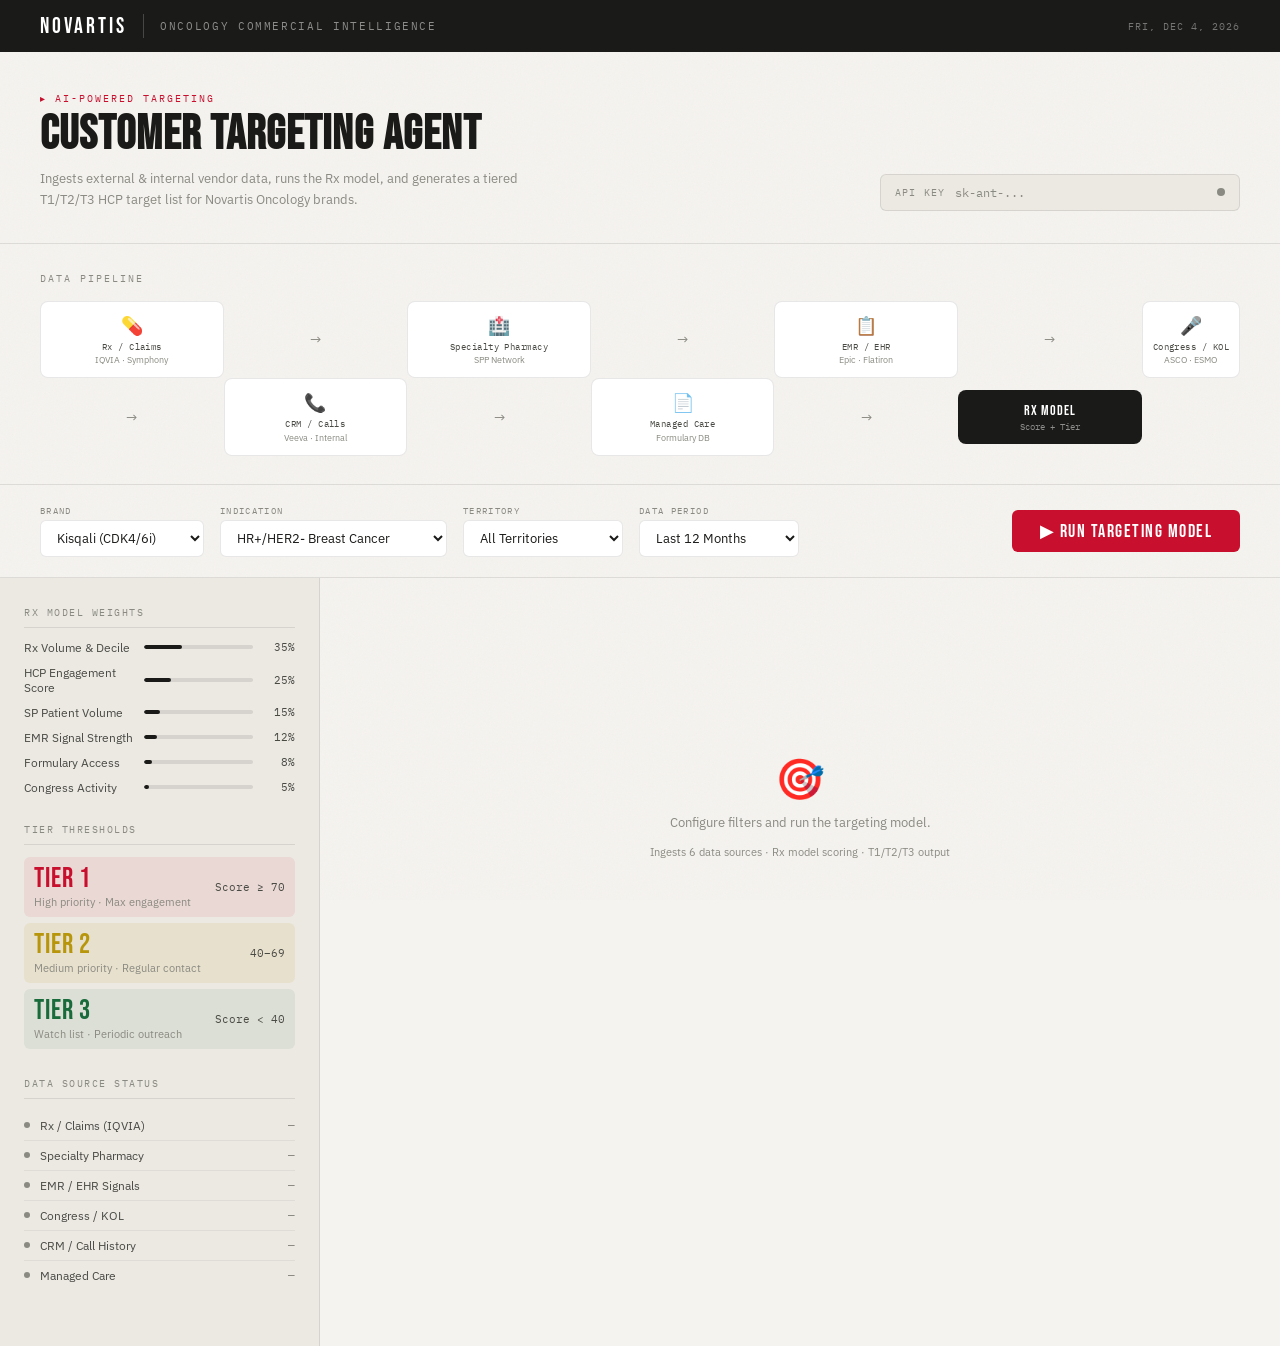
<file: assets/demos/customer-targeting-agent.html>
<!DOCTYPE html>
<html lang="en">
<head>
<meta charset="UTF-8">
<meta name="viewport" content="width=device-width, initial-scale=1.0">
<title>Novartis Oncology · Customer Targeting Agent</title>
<link href="https://fonts.googleapis.com/css2?family=Bebas+Neue&family=IBM+Plex+Mono:wght@300;400;500&family=IBM+Plex+Sans:wght@300;400;500;600&display=swap" rel="stylesheet">
<style>
:root {
  --bg: #f5f3ef;
  --bg2: #ece9e3;
  --ink: #1a1a18;
  --ink2: #4a4a45;
  --ink3: #8a8a82;
  --red: #c8102e;
  --red-light: rgba(200,16,46,0.08);
  --gold: #b8960c;
  --gold-light: rgba(184,150,12,0.1);
  --green: #1a6b3c;
  --green-light: rgba(26,107,60,0.08);
  --border: rgba(26,26,24,0.1);
  --border2: rgba(26,26,24,0.06);
  --t1: #c8102e;
  --t2: #b8960c;
  --t3: #1a6b3c;
  --shadow: 0 2px 16px rgba(26,26,24,0.08);
}

* { margin: 0; padding: 0; box-sizing: border-box; }

body {
  font-family: 'IBM Plex Sans', sans-serif;
  background: var(--bg);
  color: var(--ink);
  min-height: 100vh;
}

/* Subtle paper texture */
body::before {
  content: '';
  position: fixed;
  inset: 0;
  background-image: url("data:image/svg+xml,%3Csvg xmlns='http://www.w3.org/2000/svg' width='300' height='300'%3E%3Cfilter id='n'%3E%3CfeTurbulence type='fractalNoise' baseFrequency='0.75' numOctaves='4' stitchTiles='stitch'/%3E%3C/filter%3E%3Crect width='300' height='300' filter='url(%23n)' opacity='0.03'/%3E%3C/svg%3E");
  pointer-events: none;
  z-index: 0;
}

.app { position: relative; z-index: 1; max-width: 1280px; margin: 0 auto; }

/* ── TOP BAR ── */
.topbar {
  background: var(--ink);
  color: #fff;
  padding: 0 40px;
  display: flex;
  align-items: center;
  justify-content: space-between;
  height: 52px;
}
.topbar-brand {
  display: flex;
  align-items: center;
  gap: 16px;
}
.novartis-logo {
  font-family: 'Bebas Neue', sans-serif;
  font-size: 22px;
  letter-spacing: 3px;
  color: #fff;
}
.topbar-divider { width: 1px; height: 24px; background: rgba(255,255,255,0.2); }
.topbar-product {
  font-family: 'IBM Plex Mono', monospace;
  font-size: 11px;
  letter-spacing: 0.15em;
  color: rgba(255,255,255,0.5);
  text-transform: uppercase;
}
.topbar-right {
  font-family: 'IBM Plex Mono', monospace;
  font-size: 10px;
  color: rgba(255,255,255,0.4);
  letter-spacing: 0.1em;
}

/* ── HEADER ── */
.page-header {
  padding: 40px 40px 32px;
  border-bottom: 1px solid var(--border);
  display: flex;
  align-items: flex-end;
  justify-content: space-between;
  gap: 24px;
}
.page-header-left { display: flex; flex-direction: column; gap: 6px; }
.page-eyebrow {
  font-family: 'IBM Plex Mono', monospace;
  font-size: 10px;
  letter-spacing: 0.2em;
  text-transform: uppercase;
  color: var(--red);
}
h1 {
  font-family: 'Bebas Neue', sans-serif;
  font-size: 48px;
  letter-spacing: 1px;
  line-height: 1;
  color: var(--ink);
}
.page-sub {
  font-size: 13px;
  color: var(--ink3);
  max-width: 520px;
  line-height: 1.6;
  margin-top: 4px;
}

/* API Key */
.api-row {
  display: flex;
  align-items: center;
  gap: 10px;
  background: var(--bg2);
  border: 1px solid var(--border);
  border-radius: 6px;
  padding: 10px 14px;
  min-width: 360px;
}
.api-label {
  font-family: 'IBM Plex Mono', monospace;
  font-size: 10px;
  letter-spacing: 0.12em;
  color: var(--ink3);
  white-space: nowrap;
}
.api-input {
  flex: 1;
  background: none;
  border: none;
  font-family: 'IBM Plex Mono', monospace;
  font-size: 12px;
  color: var(--ink);
  outline: none;
  min-width: 0;
}
.api-input::placeholder { color: var(--ink3); }
.api-dot { width: 8px; height: 8px; border-radius: 50%; background: var(--ink3); flex-shrink: 0; transition: background 0.2s; }
.api-dot.ok { background: var(--green); }

/* ── PIPELINE ── */
.pipeline {
  padding: 28px 40px;
  border-bottom: 1px solid var(--border);
}
.pipeline-title {
  font-family: 'IBM Plex Mono', monospace;
  font-size: 10px;
  letter-spacing: 0.2em;
  text-transform: uppercase;
  color: var(--ink3);
  margin-bottom: 16px;
}
.pipeline-sources {
  display: grid;
  grid-template-columns: repeat(6, 1fr) auto;
  gap: 0;
  align-items: center;
}
.source-node {
  background: #fff;
  border: 1px solid var(--border);
  border-radius: 8px;
  padding: 12px 10px;
  text-align: center;
  position: relative;
  transition: all 0.2s;
  cursor: default;
}
.source-node.active { border-color: var(--red); background: var(--red-light); }
.source-node.done { border-color: var(--green); background: var(--green-light); }
.source-icon { font-size: 18px; margin-bottom: 4px; }
.source-label {
  font-family: 'IBM Plex Mono', monospace;
  font-size: 9px;
  letter-spacing: 0.05em;
  color: var(--ink2);
  line-height: 1.3;
}
.source-vendor {
  font-size: 9px;
  color: var(--ink3);
  margin-top: 2px;
}
.pipe-arrow {
  text-align: center;
  color: var(--ink3);
  font-size: 14px;
  padding: 0 4px;
}
.model-node {
  background: var(--ink);
  color: #fff;
  border-radius: 8px;
  padding: 12px 14px;
  text-align: center;
  min-width: 90px;
}
.model-node-label {
  font-family: 'Bebas Neue', sans-serif;
  font-size: 14px;
  letter-spacing: 1px;
  margin-bottom: 2px;
}
.model-node-sub {
  font-family: 'IBM Plex Mono', monospace;
  font-size: 9px;
  color: rgba(255,255,255,0.5);
}

/* ── CONTROLS ── */
.controls-row {
  padding: 20px 40px;
  border-bottom: 1px solid var(--border);
  display: flex;
  align-items: center;
  gap: 16px;
}
.ctrl-group { display: flex; flex-direction: column; gap: 4px; }
.ctrl-label {
  font-family: 'IBM Plex Mono', monospace;
  font-size: 9px;
  letter-spacing: 0.15em;
  text-transform: uppercase;
  color: var(--ink3);
}
select {
  background: #fff;
  border: 1px solid var(--border);
  border-radius: 6px;
  padding: 8px 12px;
  font-family: 'IBM Plex Sans', sans-serif;
  font-size: 13px;
  color: var(--ink);
  outline: none;
  cursor: pointer;
  min-width: 160px;
}
select:focus { border-color: var(--red); }

.run-btn {
  margin-left: auto;
  background: var(--red);
  color: #fff;
  border: none;
  border-radius: 6px;
  padding: 10px 28px;
  font-family: 'Bebas Neue', sans-serif;
  font-size: 18px;
  letter-spacing: 1.5px;
  cursor: pointer;
  transition: all 0.2s;
  display: flex;
  align-items: center;
  gap: 10px;
}
.run-btn:hover { background: #a00d25; transform: translateY(-1px); box-shadow: 0 4px 20px rgba(200,16,46,0.3); }
.run-btn:disabled { background: var(--ink3); cursor: not-allowed; transform: none; box-shadow: none; }

/* ── MAIN CONTENT ── */
.main { display: grid; grid-template-columns: 320px 1fr; min-height: calc(100vh - 260px); }

/* Sidebar */
.sidebar {
  border-right: 1px solid var(--border);
  padding: 28px 24px;
  background: var(--bg2);
}
.sidebar-section { margin-bottom: 28px; }
.sidebar-title {
  font-family: 'IBM Plex Mono', monospace;
  font-size: 10px;
  letter-spacing: 0.15em;
  text-transform: uppercase;
  color: var(--ink3);
  margin-bottom: 12px;
  padding-bottom: 8px;
  border-bottom: 1px solid var(--border);
}

/* Model weights */
.weight-item { display: flex; align-items: center; gap: 10px; margin-bottom: 10px; }
.weight-label { font-size: 12px; color: var(--ink2); flex: 1; }
.weight-bar-wrap { flex: 1; }
.weight-bar { height: 4px; background: var(--border); border-radius: 2px; overflow: hidden; }
.weight-fill { height: 100%; border-radius: 2px; background: var(--ink); }
.weight-pct {
  font-family: 'IBM Plex Mono', monospace;
  font-size: 11px;
  color: var(--ink2);
  min-width: 32px;
  text-align: right;
}

/* Tier thresholds */
.threshold-item {
  display: flex;
  align-items: center;
  justify-content: space-between;
  padding: 8px 10px;
  border-radius: 6px;
  margin-bottom: 6px;
}
.t1-bg { background: var(--red-light); }
.t2-bg { background: var(--gold-light); }
.t3-bg { background: var(--green-light); }
.threshold-label {
  font-family: 'Bebas Neue', sans-serif;
  font-size: 16px;
  letter-spacing: 1px;
}
.t1-color { color: var(--t1); }
.t2-color { color: var(--t2); }
.t3-color { color: var(--t3); }
.threshold-range {
  font-family: 'IBM Plex Mono', monospace;
  font-size: 11px;
  color: var(--ink2);
}
.threshold-desc { font-size: 11px; color: var(--ink3); margin-top: 2px; }

/* Source status */
.source-status-item {
  display: flex;
  align-items: center;
  gap: 10px;
  padding: 7px 0;
  border-bottom: 1px solid var(--border2);
}
.source-status-item:last-child { border-bottom: none; }
.src-dot { width: 6px; height: 6px; border-radius: 50%; background: var(--ink3); flex-shrink: 0; transition: background 0.3s; }
.src-dot.active { background: var(--gold); }
.src-dot.done { background: var(--green); }
.src-name { font-size: 12px; color: var(--ink2); flex: 1; }
.src-count {
  font-family: 'IBM Plex Mono', monospace;
  font-size: 11px;
  color: var(--ink3);
}

/* Stats */
.stat-grid { display: grid; grid-template-columns: 1fr 1fr; gap: 8px; }
.stat-box {
  background: #fff;
  border: 1px solid var(--border);
  border-radius: 6px;
  padding: 10px 12px;
}
.stat-n {
  font-family: 'Bebas Neue', sans-serif;
  font-size: 28px;
  line-height: 1;
  color: var(--ink);
}
.stat-lbl { font-size: 11px; color: var(--ink3); margin-top: 2px; }
.stat-box.t1 .stat-n { color: var(--t1); }
.stat-box.t2 .stat-n { color: var(--t2); }
.stat-box.t3 .stat-n { color: var(--t3); }

/* ── CONTENT AREA ── */
.content { padding: 28px 32px; overflow-x: auto; }

/* Loading */
.loading-wrap {
  display: flex;
  flex-direction: column;
  align-items: center;
  justify-content: center;
  min-height: 400px;
  gap: 16px;
}
.loading-step {
  font-family: 'IBM Plex Mono', monospace;
  font-size: 13px;
  color: var(--red);
  display: flex;
  align-items: center;
  gap: 10px;
}
.loading-step::before {
  content: '';
  width: 16px; height: 16px;
  border: 2px solid var(--border);
  border-top-color: var(--red);
  border-radius: 50%;
  animation: spin 0.7s linear infinite;
  flex-shrink: 0;
}
@keyframes spin { to { transform: rotate(360deg); } }
.loading-sub-text { font-size: 12px; color: var(--ink3); }

/* Empty */
.empty-wrap {
  display: flex;
  flex-direction: column;
  align-items: center;
  justify-content: center;
  min-height: 400px;
  gap: 10px;
  color: var(--ink3);
  font-size: 13px;
  text-align: center;
}
.empty-wrap .big { font-size: 40px; }

/* Error */
.error-wrap {
  background: var(--red-light);
  border: 1px solid rgba(200,16,46,0.2);
  border-radius: 8px;
  padding: 16px 20px;
  font-size: 13px;
  color: var(--red);
  margin-bottom: 20px;
}

/* Tier sections */
.tier-section { margin-bottom: 36px; animation: fadeUp 0.4s ease both; }
@keyframes fadeUp { from { opacity:0; transform:translateY(12px); } to { opacity:1; transform:translateY(0); } }
.tier-header {
  display: flex;
  align-items: center;
  gap: 14px;
  margin-bottom: 14px;
  padding-bottom: 10px;
  border-bottom: 2px solid;
}
.tier-header.t1 { border-color: var(--t1); }
.tier-header.t2 { border-color: var(--t2); }
.tier-header.t3 { border-color: var(--t3); }
.tier-badge {
  font-family: 'Bebas Neue', sans-serif;
  font-size: 28px;
  letter-spacing: 1px;
  line-height: 1;
}
.t1-txt { color: var(--t1); }
.t2-txt { color: var(--t2); }
.t3-txt { color: var(--t3); }
.tier-desc { font-size: 12px; color: var(--ink3); }
.tier-count {
  margin-left: auto;
  font-family: 'IBM Plex Mono', monospace;
  font-size: 12px;
  color: var(--ink3);
}

/* HCP Cards */
.hcp-grid { display: grid; grid-template-columns: repeat(auto-fill, minmax(340px, 1fr)); gap: 12px; }

.hcp-card {
  background: #fff;
  border: 1px solid var(--border);
  border-radius: 10px;
  overflow: hidden;
  transition: box-shadow 0.2s, transform 0.2s;
  cursor: pointer;
}
.hcp-card:hover { box-shadow: var(--shadow); transform: translateY(-2px); }
.hcp-card.open { box-shadow: var(--shadow); }

.hcp-card-top {
  padding: 14px 16px;
  display: flex;
  align-items: flex-start;
  gap: 12px;
  border-bottom: 1px solid var(--border2);
}
.hcp-rank {
  font-family: 'Bebas Neue', sans-serif;
  font-size: 22px;
  line-height: 1;
  color: var(--ink3);
  min-width: 28px;
}
.hcp-info { flex: 1; min-width: 0; }
.hcp-name {
  font-family: 'IBM Plex Sans', sans-serif;
  font-weight: 600;
  font-size: 14px;
  color: var(--ink);
  white-space: nowrap;
  overflow: hidden;
  text-overflow: ellipsis;
}
.hcp-specialty { font-size: 11px; color: var(--ink3); margin-top: 2px; }
.hcp-territory { font-size: 11px; color: var(--ink3); }

.hcp-score-col { text-align: right; }
.hcp-score-num {
  font-family: 'Bebas Neue', sans-serif;
  font-size: 30px;
  line-height: 1;
}
.hcp-score-label {
  font-family: 'IBM Plex Mono', monospace;
  font-size: 9px;
  color: var(--ink3);
  letter-spacing: 0.1em;
}

.hcp-metrics {
  padding: 10px 16px;
  display: grid;
  grid-template-columns: repeat(3, 1fr);
  gap: 8px;
  border-bottom: 1px solid var(--border2);
}
.metric-item { text-align: center; }
.metric-val {
  font-family: 'Bebas Neue', sans-serif;
  font-size: 18px;
  line-height: 1;
  color: var(--ink);
}
.metric-lbl {
  font-family: 'IBM Plex Mono', monospace;
  font-size: 9px;
  color: var(--ink3);
  margin-top: 2px;
  letter-spacing: 0.05em;
}

.hcp-signals {
  padding: 8px 16px;
  display: flex;
  flex-wrap: wrap;
  gap: 5px;
  border-bottom: 1px solid var(--border2);
}
.signal-chip {
  font-family: 'IBM Plex Mono', monospace;
  font-size: 9px;
  padding: 2px 7px;
  border-radius: 3px;
  letter-spacing: 0.05em;
  text-transform: uppercase;
}
.sig-iqvia   { background: rgba(59,130,246,0.1); color: #3b82f6; }
.sig-sp      { background: rgba(168,85,247,0.1); color: #9333ea; }
.sig-emr     { background: rgba(234,179,8,0.1); color: #ca8a04; }
.sig-congress { background: rgba(239,68,68,0.1); color: #dc2626; }
.sig-crm     { background: rgba(20,184,166,0.1); color: #0d9488; }
.sig-formulary { background: rgba(34,197,94,0.1); color: #16a34a; }

.hcp-toggle-row {
  padding: 8px 16px;
  display: flex;
  align-items: center;
  justify-content: space-between;
  cursor: pointer;
}
.toggle-label {
  font-family: 'IBM Plex Mono', monospace;
  font-size: 10px;
  letter-spacing: 0.1em;
  color: var(--red);
  text-transform: uppercase;
}
.chevron { color: var(--ink3); font-size: 14px; transition: transform 0.2s; }
.hcp-card.open .chevron { transform: rotate(180deg); }

.hcp-detail {
  display: none;
  padding: 14px 16px;
  background: #fafaf8;
  border-top: 1px solid var(--border2);
}
.hcp-card.open .hcp-detail { display: block; }

.detail-grid { display: grid; grid-template-columns: 1fr 1fr; gap: 8px; margin-bottom: 12px; }
.detail-row { display: flex; flex-direction: column; gap: 2px; }
.detail-lbl {
  font-family: 'IBM Plex Mono', monospace;
  font-size: 9px;
  color: var(--ink3);
  letter-spacing: 0.1em;
  text-transform: uppercase;
}
.detail-val { font-size: 12px; color: var(--ink); font-weight: 500; }

.ai-rationale {
  background: var(--red-light);
  border-left: 2px solid var(--red);
  border-radius: 0 6px 6px 0;
  padding: 10px 12px;
  margin-top: 10px;
}
.ai-rationale-label {
  font-family: 'IBM Plex Mono', monospace;
  font-size: 9px;
  letter-spacing: 0.12em;
  color: var(--red);
  margin-bottom: 5px;
  text-transform: uppercase;
}
.ai-rationale-text { font-size: 12px; color: var(--ink2); line-height: 1.6; }

.ai-loading-mini {
  font-family: 'IBM Plex Mono', monospace;
  font-size: 11px;
  color: var(--ink3);
  display: flex;
  align-items: center;
  gap: 8px;
  padding: 8px 0;
}
.mini-spinner {
  width: 12px; height: 12px;
  border: 1.5px solid var(--border);
  border-top-color: var(--red);
  border-radius: 50%;
  animation: spin 0.7s linear infinite;
}

/* Score breakdown bar */
.score-breakdown { margin-top: 10px; }
.breakdown-title {
  font-family: 'IBM Plex Mono', monospace;
  font-size: 9px;
  letter-spacing: 0.12em;
  text-transform: uppercase;
  color: var(--ink3);
  margin-bottom: 8px;
}
.breakdown-row { display: flex; align-items: center; gap: 8px; margin-bottom: 5px; }
.breakdown-lbl { font-size: 11px; color: var(--ink2); width: 110px; flex-shrink: 0; }
.breakdown-bar-wrap { flex: 1; height: 6px; background: var(--border); border-radius: 3px; overflow: hidden; }
.breakdown-bar-fill { height: 100%; border-radius: 3px; background: var(--ink); transition: width 0.6s ease; }
.breakdown-val {
  font-family: 'IBM Plex Mono', monospace;
  font-size: 10px;
  color: var(--ink3);
  width: 28px;
  text-align: right;
}

/* Export button */
.export-row {
  padding: 16px 0 0;
  display: flex;
  justify-content: flex-end;
}
.export-btn {
  background: none;
  border: 1px solid var(--border);
  border-radius: 6px;
  padding: 8px 18px;
  font-family: 'IBM Plex Mono', monospace;
  font-size: 11px;
  letter-spacing: 0.1em;
  color: var(--ink2);
  cursor: pointer;
  transition: all 0.2s;
  text-transform: uppercase;
}
.export-btn:hover { background: var(--ink); color: #fff; border-color: var(--ink); }
</style>
</head>
<body>
<div class="app">

<!-- Top Bar -->
<div class="topbar">
  <div class="topbar-brand">
    <div class="novartis-logo">NOVARTIS</div>
    <div class="topbar-divider"></div>
    <div class="topbar-product">Oncology Commercial Intelligence</div>
  </div>
  <div class="topbar-right" id="topbar-date"></div>
</div>

<!-- Header -->
<div class="page-header">
  <div class="page-header-left">
    <div class="page-eyebrow">▸ AI-Powered Targeting</div>
    <h1>Customer Targeting Agent</h1>
    <div class="page-sub">Ingests external & internal vendor data, runs the Rx model, and generates a tiered T1/T2/T3 HCP target list for Novartis Oncology brands.</div>
  </div>
  <div class="api-row">
    <div class="api-label">API KEY</div>
    <input class="api-input" type="password" id="api-key" placeholder="sk-ant-..." />
    <div class="api-dot" id="api-dot"></div>
  </div>
</div>

<!-- Pipeline Visualization -->
<div class="pipeline">
  <div class="pipeline-title">Data Pipeline</div>
  <div class="pipeline-sources">
    <div class="source-node" id="src-iqvia">
      <div class="source-icon">💊</div>
      <div class="source-label">Rx / Claims</div>
      <div class="source-vendor">IQVIA · Symphony</div>
    </div>
    <div class="pipe-arrow">→</div>
    <div class="source-node" id="src-sp">
      <div class="source-icon">🏥</div>
      <div class="source-label">Specialty Pharmacy</div>
      <div class="source-vendor">SPP Network</div>
    </div>
    <div class="pipe-arrow">→</div>
    <div class="source-node" id="src-emr">
      <div class="source-icon">📋</div>
      <div class="source-label">EMR / EHR</div>
      <div class="source-vendor">Epic · Flatiron</div>
    </div>
    <div class="pipe-arrow">→</div>
    <div class="source-node" id="src-congress">
      <div class="source-icon">🎤</div>
      <div class="source-label">Congress / KOL</div>
      <div class="source-vendor">ASCO · ESMO</div>
    </div>
    <div class="pipe-arrow">→</div>
    <div class="source-node" id="src-crm">
      <div class="source-icon">📞</div>
      <div class="source-label">CRM / Calls</div>
      <div class="source-vendor">Veeva · Internal</div>
    </div>
    <div class="pipe-arrow">→</div>
    <div class="source-node" id="src-mc">
      <div class="source-icon">📄</div>
      <div class="source-label">Managed Care</div>
      <div class="source-vendor">Formulary DB</div>
    </div>
    <div class="pipe-arrow">→</div>
    <div class="model-node">
      <div class="model-node-label">Rx Model</div>
      <div class="model-node-sub">Score + Tier</div>
    </div>
  </div>
</div>

<!-- Controls -->
<div class="controls-row">
  <div class="ctrl-group">
    <div class="ctrl-label">Brand</div>
    <select id="brand">
      <option>Kisqali (CDK4/6i)</option>
      <option>Kymriah (CAR-T)</option>
      <option>Lutathera (PRRT)</option>
      <option>Scemblix (BCR-ABL)</option>
    </select>
  </div>
  <div class="ctrl-group">
    <div class="ctrl-label">Indication</div>
    <select id="indication">
      <option>HR+/HER2- Breast Cancer</option>
      <option>Diffuse Large B-Cell Lymphoma</option>
      <option>Gastroenteropancreatic NETs</option>
      <option>Chronic Myeloid Leukemia</option>
    </select>
  </div>
  <div class="ctrl-group">
    <div class="ctrl-label">Territory</div>
    <select id="territory">
      <option value="All">All Territories</option>
      <option>Northeast</option>
      <option>Southeast</option>
      <option>Midwest</option>
      <option>Southwest</option>
      <option>Northwest</option>
    </select>
  </div>
  <div class="ctrl-group">
    <div class="ctrl-label">Data Period</div>
    <select id="period">
      <option>Last 12 Months</option>
      <option>Last 6 Months</option>
      <option>Last 3 Months</option>
    </select>
  </div>
  <button class="run-btn" id="run-btn" onclick="runTargeting()">
    ▶ RUN TARGETING MODEL
  </button>
</div>

<!-- Main Layout -->
<div class="main">

  <!-- Sidebar -->
  <div class="sidebar">

    <div class="sidebar-section">
      <div class="sidebar-title">Rx Model Weights</div>
      <div class="weight-item">
        <div class="weight-label">Rx Volume & Decile</div>
        <div class="weight-bar-wrap">
          <div class="weight-bar"><div class="weight-fill" style="width:35%"></div></div>
        </div>
        <div class="weight-pct">35%</div>
      </div>
      <div class="weight-item">
        <div class="weight-label">HCP Engagement Score</div>
        <div class="weight-bar-wrap">
          <div class="weight-bar"><div class="weight-fill" style="width:25%"></div></div>
        </div>
        <div class="weight-pct">25%</div>
      </div>
      <div class="weight-item">
        <div class="weight-label">SP Patient Volume</div>
        <div class="weight-bar-wrap">
          <div class="weight-bar"><div class="weight-fill" style="width:15%"></div></div>
        </div>
        <div class="weight-pct">15%</div>
      </div>
      <div class="weight-item">
        <div class="weight-label">EMR Signal Strength</div>
        <div class="weight-bar-wrap">
          <div class="weight-bar"><div class="weight-fill" style="width:12%"></div></div>
        </div>
        <div class="weight-pct">12%</div>
      </div>
      <div class="weight-item">
        <div class="weight-label">Formulary Access</div>
        <div class="weight-bar-wrap">
          <div class="weight-bar"><div class="weight-fill" style="width:8%"></div></div>
        </div>
        <div class="weight-pct">8%</div>
      </div>
      <div class="weight-item">
        <div class="weight-label">Congress Activity</div>
        <div class="weight-bar-wrap">
          <div class="weight-bar"><div class="weight-fill" style="width:5%"></div></div>
        </div>
        <div class="weight-pct">5%</div>
      </div>
    </div>

    <div class="sidebar-section">
      <div class="sidebar-title">Tier Thresholds</div>
      <div class="threshold-item t1-bg">
        <div>
          <div class="tier-badge t1-txt">TIER 1</div>
          <div class="threshold-desc">High priority · Max engagement</div>
        </div>
        <div class="threshold-range">Score ≥ 70</div>
      </div>
      <div class="threshold-item t2-bg">
        <div>
          <div class="tier-badge t2-txt">TIER 2</div>
          <div class="threshold-desc">Medium priority · Regular contact</div>
        </div>
        <div class="threshold-range">40–69</div>
      </div>
      <div class="threshold-item t3-bg">
        <div>
          <div class="tier-badge t3-txt">TIER 3</div>
          <div class="threshold-desc">Watch list · Periodic outreach</div>
        </div>
        <div class="threshold-range">Score &lt; 40</div>
      </div>
    </div>

    <div class="sidebar-section">
      <div class="sidebar-title">Data Source Status</div>
      <div class="source-status-item"><div class="src-dot" id="ss-iqvia"></div><div class="src-name">Rx / Claims (IQVIA)</div><div class="src-count" id="sc-iqvia">—</div></div>
      <div class="source-status-item"><div class="src-dot" id="ss-sp"></div><div class="src-name">Specialty Pharmacy</div><div class="src-count" id="sc-sp">—</div></div>
      <div class="source-status-item"><div class="src-dot" id="ss-emr"></div><div class="src-name">EMR / EHR Signals</div><div class="src-count" id="sc-emr">—</div></div>
      <div class="source-status-item"><div class="src-dot" id="ss-congress"></div><div class="src-name">Congress / KOL</div><div class="src-count" id="sc-congress">—</div></div>
      <div class="source-status-item"><div class="src-dot" id="ss-crm"></div><div class="src-name">CRM / Call History</div><div class="src-count" id="sc-crm">—</div></div>
      <div class="source-status-item"><div class="src-dot" id="ss-mc"></div><div class="src-name">Managed Care</div><div class="src-count" id="sc-mc">—</div></div>
    </div>

    <div class="sidebar-section" id="stats-section" style="display:none">
      <div class="sidebar-title">Target Summary</div>
      <div class="stat-grid">
        <div class="stat-box"><div class="stat-n" id="stat-total">—</div><div class="stat-lbl">Total HCPs</div></div>
        <div class="stat-box t1"><div class="stat-n" id="stat-t1">—</div><div class="stat-lbl">Tier 1</div></div>
        <div class="stat-box t2"><div class="stat-n" id="stat-t2">—</div><div class="stat-lbl">Tier 2</div></div>
        <div class="stat-box t3"><div class="stat-n" id="stat-t3">—</div><div class="stat-lbl">Tier 3</div></div>
      </div>
    </div>

  </div>

  <!-- Content -->
  <div class="content" id="content">
    <div class="empty-wrap">
      <div class="big">🎯</div>
      <div>Configure filters and run the targeting model.</div>
      <div style="font-size:11px;color:var(--ink3);margin-top:4px">Ingests 6 data sources · Rx model scoring · T1/T2/T3 output</div>
    </div>
  </div>
</div>

</div>

<script>
// ── Date ─────────────────────────────────────────────────────
document.getElementById('topbar-date').textContent =
  new Date().toLocaleDateString('en-US',{weekday:'short',month:'short',day:'numeric',year:'numeric'}).toUpperCase();

// ── API key dot ───────────────────────────────────────────────
document.getElementById('api-key').addEventListener('input', e => {
  document.getElementById('api-dot').className = 'api-dot' + (e.target.value.startsWith('sk-ant-') ? ' ok' : '');
});

// ── Dummy HCP Universe ────────────────────────────────────────
const HCP_UNIVERSE = [
  // NPI, Name, Specialty, Territory, Rx12m, BrandRx, SPPatients, EMRScore, CongressActivity, CRMCalls, CRMSamples, FormularyAccess, CompetitorRx
  {npi:'1111111111',name:'Dr. Elena Vasquez',      specialty:'Medical Oncology',      territory:'Northeast', rx12m:320, brandRx:55, spPatients:18, emrScore:85, congress:true,  crmCalls:8, crmSamples:12, formulary:'Preferred',    compRx:40},
  {npi:'2222222222',name:'Dr. James Okafor',       specialty:'Hematology/Oncology',   territory:'Northeast', rx12m:248, brandRx:38, spPatients:12, emrScore:72, congress:true,  crmCalls:6, crmSamples:8,  formulary:'Non-Preferred', compRx:55},
  {npi:'3333333333',name:'Dr. Sandra Kim',         specialty:'Breast Oncology',       territory:'Northeast', rx12m:195, brandRx:30, spPatients:9,  emrScore:65, congress:false, crmCalls:4, crmSamples:6,  formulary:'Preferred',    compRx:30},
  {npi:'4444444444',name:'Dr. Robert Simmons',     specialty:'Medical Oncology',      territory:'Southeast', rx12m:390, brandRx:62, spPatients:22, emrScore:90, congress:true,  crmCalls:10,crmSamples:15, formulary:'Preferred',    compRx:35},
  {npi:'5555555555',name:'Dr. Angela Huang',       specialty:'Gynecologic Oncology',  territory:'Southeast', rx12m:280, brandRx:42, spPatients:14, emrScore:78, congress:false, crmCalls:7, crmSamples:10, formulary:'Preferred',    compRx:48},
  {npi:'6666666666',name:'Dr. Thomas Briggs',      specialty:'Hematology/Oncology',   territory:'Southeast', rx12m:160, brandRx:22, spPatients:7,  emrScore:55, congress:true,  crmCalls:3, crmSamples:4,  formulary:'Non-Preferred', compRx:70},
  {npi:'7777777777',name:'Dr. Fatima Al-Hassan',   specialty:'Medical Oncology',      territory:'Midwest',   rx12m:130, brandRx:18, spPatients:5,  emrScore:48, congress:false, crmCalls:2, crmSamples:3,  formulary:'Non-Formulary', compRx:65},
  {npi:'8888888888',name:'Dr. Brian Choi',         specialty:'Thoracic Oncology',     territory:'Midwest',   rx12m:210, brandRx:32, spPatients:10, emrScore:68, congress:false, crmCalls:5, crmSamples:7,  formulary:'Preferred',    compRx:42},
  {npi:'9999999999',name:'Dr. Grace Okonkwo',      specialty:'Pediatric Oncology',    territory:'Midwest',   rx12m:175, brandRx:28, spPatients:8,  emrScore:62, congress:true,  crmCalls:4, crmSamples:5,  formulary:'Preferred',    compRx:38},
  {npi:'1010101010',name:'Dr. Nina Reyes',         specialty:'Medical Oncology',      territory:'Southwest', rx12m:305, brandRx:50, spPatients:16, emrScore:82, congress:true,  crmCalls:9, crmSamples:13, formulary:'Preferred',    compRx:30},
  {npi:'1122334455',name:'Dr. Marcus Webb',        specialty:'Radiation Oncology',    territory:'Southwest', rx12m:95,  brandRx:10, spPatients:3,  emrScore:38, congress:false, crmCalls:1, crmSamples:2,  formulary:'Non-Preferred', compRx:50},
  {npi:'2233445566',name:'Dr. Priya Nair',         specialty:'Medical Oncology',      territory:'Southwest', rx12m:58,  brandRx:6,  spPatients:2,  emrScore:28, congress:false, crmCalls:1, crmSamples:1,  formulary:'Non-Formulary', compRx:30},
  {npi:'3344556677',name:'Dr. David Chen',         specialty:'Breast Oncology',       territory:'Northwest', rx12m:260, brandRx:44, spPatients:13, emrScore:75, congress:false, crmCalls:6, crmSamples:9,  formulary:'Preferred',    compRx:45},
  {npi:'4455667788',name:'Dr. Maria Santos',       specialty:'Medical Oncology',      territory:'Northwest', rx12m:188, brandRx:29, spPatients:8,  emrScore:60, congress:false, crmCalls:4, crmSamples:6,  formulary:'Preferred',    compRx:50},
  {npi:'5566778899',name:'Dr. Kevin O\'Brien',     specialty:'Hematology/Oncology',   territory:'Northwest', rx12m:72,  brandRx:8,  spPatients:2,  emrScore:32, congress:false, crmCalls:1, crmSamples:1,  formulary:'Non-Formulary', compRx:28},
  {npi:'6677889900',name:'Dr. Aisha Patel',        specialty:'Medical Oncology',      territory:'Northeast', rx12m:340, brandRx:58, spPatients:20, emrScore:88, congress:true,  crmCalls:9, crmSamples:14, formulary:'Preferred',    compRx:25},
  {npi:'7788990011',name:'Dr. Carlos Rivera',      specialty:'GI Oncology',           territory:'Southeast', rx12m:145, brandRx:20, spPatients:6,  emrScore:50, congress:false, crmCalls:3, crmSamples:4,  formulary:'Non-Preferred', compRx:60},
  {npi:'8899001122',name:'Dr. Yuki Tanaka',        specialty:'Neuro-Oncology',        territory:'Midwest',   rx12m:88,  brandRx:12, spPatients:3,  emrScore:40, congress:false, crmCalls:2, crmSamples:2,  formulary:'Non-Formulary', compRx:35},
];

// ── Rx Model Scoring ──────────────────────────────────────────
function scoreHCP(h) {
  const maxRx = Math.max(...HCP_UNIVERSE.map(x=>x.rx12m));
  const maxBrand = Math.max(...HCP_UNIVERSE.map(x=>x.brandRx));
  const maxSP = Math.max(...HCP_UNIVERSE.map(x=>x.spPatients));
  const maxCalls = Math.max(...HCP_UNIVERSE.map(x=>x.crmCalls));

  // Rx decile: 1-10 based on rank
  const sorted = [...HCP_UNIVERSE].sort((a,b)=>b.rx12m-a.rx12m);
  const rank = sorted.findIndex(x=>x.npi===h.npi)+1;
  const decile = Math.ceil(rank / (HCP_UNIVERSE.length/10));
  const rxDecile = 11 - decile;

  // Component scores (0-100 each)
  const rxScore = ((h.brandRx/maxBrand)*0.6 + (rxDecile/10)*0.4) * 100;
  const engScore = ((h.crmCalls/maxCalls)*0.5 + (h.crmSamples/Math.max(...HCP_UNIVERSE.map(x=>x.crmSamples)))*0.5) * 100;
  const spScore = (h.spPatients/maxSP) * 100;
  const emrScore = h.emrScore;
  const formularyScore = h.formulary==='Preferred'?100:h.formulary==='Non-Preferred'?50:10;
  const congressScore = h.congress ? 100 : 0;

  // Weighted total
  const total = (
    rxScore     * 0.35 +
    engScore    * 0.25 +
    spScore     * 0.15 +
    emrScore    * 0.12 +
    formularyScore * 0.08 +
    congressScore  * 0.05
  );

  const tier = total >= 70 ? 1 : total >= 40 ? 2 : 3;

  return {
    ...h,
    rxDecile,
    rx_score_component: Math.round(rxScore),
    eng_score_component: Math.round(engScore),
    sp_score_component: Math.round(spScore),
    emr_score_component: Math.round(h.emrScore),
    formulary_score_component: Math.round(formularyScore),
    congress_score_component: Math.round(congressScore),
    total_score: Math.round(total),
    tier,
  };
}

function getSignalChips(h) {
  const chips = [];
  if (h.rx12m > 200) chips.push({label:'High Rx Volume', cls:'sig-iqvia'});
  if (h.spPatients > 10) chips.push({label:'High SP Volume', cls:'sig-sp'});
  if (h.emrScore > 70) chips.push({label:'Strong EMR Signal', cls:'sig-emr'});
  if (h.congress) chips.push({label:'KOL / Congress', cls:'sig-congress'});
  if (h.crmCalls >= 6) chips.push({label:'High Engagement', cls:'sig-crm'});
  if (h.formulary==='Preferred') chips.push({label:'Preferred Formulary', cls:'sig-formulary'});
  return chips;
}

// ── Animate pipeline sources ───────────────────────────────────
const SOURCES = [
  {node:'src-iqvia', dot:'ss-iqvia', count:'sc-iqvia', label:'18 HCPs · 12mo claims'},
  {node:'src-sp',    dot:'ss-sp',    count:'sc-sp',    label:'1,240 Rx events'},
  {node:'src-emr',   dot:'ss-emr',   count:'sc-emr',   label:'8 SP accounts'},
  {node:'src-congress',dot:'ss-congress',count:'sc-congress',label:'EMR flags: 18'},
  {node:'src-crm',   dot:'ss-crm',   count:'sc-crm',   label:'6 KOL events'},
  {node:'src-mc',    dot:'ss-mc',    count:'sc-mc',    label:'342 call records'},
];

async function animatePipeline() {
  const steps = [
    {node:'src-iqvia',  dot:'ss-iqvia',    count:'sc-iqvia',   label:'18 HCPs · 12mo claims'},
    {node:'src-sp',     dot:'ss-sp',       count:'sc-sp',      label:'1,240 Rx events'},
    {node:'src-emr',    dot:'ss-emr',      count:'sc-emr',     label:'8 SP accounts'},
    {node:'src-congress',dot:'ss-congress',count:'sc-congress', label:'6 KOL events'},
    {node:'src-crm',    dot:'ss-crm',      count:'sc-crm',     label:'342 call records'},
    {node:'src-mc',     dot:'ss-mc',       count:'sc-mc',      label:'22 formulary plans'},
  ];
  for (const s of steps) {
    document.getElementById(s.node).className = 'source-node active';
    document.getElementById(s.dot).className = 'src-dot active';
    setContent(`<div class="loading-wrap"><div class="loading-step">Loading ${s.node.replace('src-','').toUpperCase()} data...</div><div class="loading-sub-text">${s.label}</div></div>`);
    await sleep(600);
    document.getElementById(s.node).className = 'source-node done';
    document.getElementById(s.dot).className = 'src-dot done';
    document.getElementById(s.count).textContent = s.label;
  }
}

// ── Generate AI rationale via Claude ─────────────────────────
async function getAIRationale(hcp, apiKey) {
  const prompt = `You are a pharma commercial analytics expert at Novartis Oncology.

Write a 2-sentence targeting rationale for this HCP explaining WHY they are a ${['','Tier 1','Tier 2','Tier 3'][hcp.tier]} target for a Novartis oncology brand.

HCP: ${hcp.name}, ${hcp.specialty}, ${hcp.territory}
Rx Model Score: ${hcp.total_score}/100
Brand Rx (12m): ${hcp.brandRx} | Total Rx: ${hcp.rx12m} | Rx Decile: ${hcp.rxDecile}
SP Patients: ${hcp.spPatients} | EMR Score: ${hcp.emrScore}
Congress/KOL: ${hcp.congress?'Yes':'No'} | CRM Calls: ${hcp.crmCalls} | Formulary: ${hcp.formulary}
Competitor Rx: ${hcp.compRx}

Be specific, data-driven, and concise. Do NOT use bullet points. Return only the 2-sentence rationale.`;

  const r = await fetch('https://api.anthropic.com/v1/messages', {
    method: 'POST',
    headers: {
      'Content-Type':'application/json',
      'x-api-key':apiKey,
      'anthropic-version':'2023-06-01',
      // Required for calls made directly from a browser — without it the
      // request is rejected by CORS before it ever reaches the API.
      'anthropic-dangerous-direct-browser-access':'true'
    },
    body: JSON.stringify({
      model: 'claude-sonnet-4-6',
      max_tokens: 150,
      messages: [{role:'user',content:prompt}]
    })
  });
  if (!r.ok) throw new Error('API error');
  const d = await r.json();
  return d.content[0].text.trim();
}

// ── Render ────────────────────────────────────────────────────
function setContent(html) {
  document.getElementById('content').innerHTML = html;
}

function tierColor(t) { return ['','t1-txt','t2-txt','t3-txt'][t]; }
function tierBg(t) { return ['','t1-bg','t2-bg','t3-bg'][t]; }
function tierLabel(t) { return ['','TIER 1','TIER 2','TIER 3'][t]; }
function tierDesc(t) { return ['','High Priority · Maximum Engagement','Medium Priority · Regular Contact','Watch List · Periodic Outreach'][t]; }

function renderHCPCard(h, globalRank, apiKey) {
  const chips = getSignalChips(h);
  const id = `card-${h.npi}`;
  return `
    <div class="hcp-card" id="${id}" onclick="toggleCard('${id}','${h.npi}','${apiKey}')">
      <div class="hcp-card-top">
        <div class="hcp-rank">${globalRank}</div>
        <div class="hcp-info">
          <div class="hcp-name">${h.name}</div>
          <div class="hcp-specialty">${h.specialty}</div>
          <div class="hcp-territory">${h.territory}</div>
        </div>
        <div class="hcp-score-col">
          <div class="hcp-score-num ${tierColor(h.tier)}">${h.total_score}</div>
          <div class="hcp-score-label">RX MODEL SCORE</div>
        </div>
      </div>
      <div class="hcp-metrics">
        <div class="metric-item">
          <div class="metric-val">${h.brandRx}</div>
          <div class="metric-lbl">Brand Rx</div>
        </div>
        <div class="metric-item">
          <div class="metric-val">${h.rxDecile}</div>
          <div class="metric-lbl">Rx Decile</div>
        </div>
        <div class="metric-item">
          <div class="metric-val">${h.crmCalls}</div>
          <div class="metric-lbl">CRM Calls</div>
        </div>
      </div>
      <div class="hcp-signals">
        ${chips.map(c=>`<span class="signal-chip ${c.cls}">${c.label}</span>`).join('')}
      </div>
      <div class="hcp-toggle-row">
        <div class="toggle-label">View Breakdown & AI Rationale</div>
        <div class="chevron">⌄</div>
      </div>
      <div class="hcp-detail" id="detail-${h.npi}">
        <div class="detail-grid">
          <div class="detail-row"><div class="detail-lbl">Total Rx (12m)</div><div class="detail-val">${h.rx12m}</div></div>
          <div class="detail-row"><div class="detail-lbl">SP Patients</div><div class="detail-val">${h.spPatients}</div></div>
          <div class="detail-row"><div class="detail-lbl">EMR Signal</div><div class="detail-val">${h.emrScore}/100</div></div>
          <div class="detail-row"><div class="detail-lbl">Competitor Rx</div><div class="detail-val">${h.compRx} (switch opp.)</div></div>
          <div class="detail-row"><div class="detail-lbl">Formulary Status</div><div class="detail-val">${h.formulary}</div></div>
          <div class="detail-row"><div class="detail-lbl">Congress / KOL</div><div class="detail-val">${h.congress?'✓ Active':'—'}</div></div>
          <div class="detail-row"><div class="detail-lbl">CRM Samples</div><div class="detail-val">${h.crmSamples}</div></div>
          <div class="detail-row"><div class="detail-lbl">NPI</div><div class="detail-val">${h.npi}</div></div>
        </div>
        <div class="score-breakdown">
          <div class="breakdown-title">Score Breakdown</div>
          <div class="breakdown-row"><div class="breakdown-lbl">Rx Volume & Decile</div><div class="breakdown-bar-wrap"><div class="breakdown-bar-fill" style="width:${h.rx_score_component}%"></div></div><div class="breakdown-val">${h.rx_score_component}</div></div>
          <div class="breakdown-row"><div class="breakdown-lbl">HCP Engagement</div><div class="breakdown-bar-wrap"><div class="breakdown-bar-fill" style="width:${h.eng_score_component}%"></div></div><div class="breakdown-val">${h.eng_score_component}</div></div>
          <div class="breakdown-row"><div class="breakdown-lbl">SP Patient Volume</div><div class="breakdown-bar-wrap"><div class="breakdown-bar-fill" style="width:${h.sp_score_component}%"></div></div><div class="breakdown-val">${h.sp_score_component}</div></div>
          <div class="breakdown-row"><div class="breakdown-lbl">EMR Signal</div><div class="breakdown-bar-wrap"><div class="breakdown-bar-fill" style="width:${h.emr_score_component}%"></div></div><div class="breakdown-val">${h.emr_score_component}</div></div>
          <div class="breakdown-row"><div class="breakdown-lbl">Formulary Access</div><div class="breakdown-bar-wrap"><div class="breakdown-bar-fill" style="width:${h.formulary_score_component}%"></div></div><div class="breakdown-val">${h.formulary_score_component}</div></div>
          <div class="breakdown-row"><div class="breakdown-lbl">Congress Activity</div><div class="breakdown-bar-wrap"><div class="breakdown-bar-fill" style="width:${h.congress_score_component}%"></div></div><div class="breakdown-val">${h.congress_score_component}</div></div>
        </div>
        <div class="ai-rationale" id="rationale-${h.npi}">
          <div class="ai-rationale-label">AI Targeting Rationale</div>
          <div class="ai-loading-mini"><div class="mini-spinner"></div>Generating rationale...</div>
        </div>
      </div>
    </div>`;
}

function renderResults(scored, territory, apiKey) {
  let filtered = territory === 'All' ? scored : scored.filter(h=>h.territory===territory);
  filtered.sort((a,b)=>b.total_score-a.total_score);

  const t1 = filtered.filter(h=>h.tier===1);
  const t2 = filtered.filter(h=>h.tier===2);
  const t3 = filtered.filter(h=>h.tier===3);

  // Stats
  document.getElementById('stats-section').style.display='block';
  document.getElementById('stat-total').textContent = filtered.length;
  document.getElementById('stat-t1').textContent = t1.length;
  document.getElementById('stat-t2').textContent = t2.length;
  document.getElementById('stat-t3').textContent = t3.length;

  let globalRank = 1;
  function renderSection(hcps, tier) {
    if (!hcps.length) return '';
    const cards = hcps.map(h => renderHCPCard(h, globalRank++, apiKey)).join('');
    return `
      <div class="tier-section" style="animation-delay:${(tier-1)*0.1}s">
        <div class="tier-header t${tier}">
          <div class="tier-badge ${tierColor(tier)}">${tierLabel(tier)}</div>
          <div><div style="font-size:13px;font-weight:600">${tierDesc(tier)}</div><div class="tier-desc">Score threshold: ${tier===1?'≥ 70':tier===2?'40–69':'< 40'}</div></div>
          <div class="tier-count">${hcps.length} HCP${hcps.length!==1?'s':''}</div>
        </div>
        <div class="hcp-grid">${cards}</div>
      </div>`;
  }

  const html = renderSection(t1,1) + renderSection(t2,2) + renderSection(t3,3) + `
    <div class="export-row">
      <button class="export-btn" onclick="exportCSV(window._lastScored, '${territory}')">↓ Export Target List (CSV)</button>
    </div>`;
  setContent(html);
}

// ── Card toggle + lazy AI rationale ──────────────────────────
const rationaleCache = {};
async function toggleCard(cardId, npi, apiKey) {
  const card = document.getElementById(cardId);
  card.classList.toggle('open');
  if (!card.classList.contains('open')) return;

  // Generate AI rationale once
  if (rationaleCache[npi]) {
    document.getElementById(`rationale-${npi}`).innerHTML =
      `<div class="ai-rationale-label">AI Targeting Rationale</div><div class="ai-rationale-text">${rationaleCache[npi]}</div>`;
    return;
  }
  if (!apiKey || !apiKey.startsWith('sk-ant-')) {
    document.getElementById(`rationale-${npi}`).innerHTML =
      `<div class="ai-rationale-label">AI Targeting Rationale</div><div class="ai-rationale-text" style="color:var(--ink3)">Enter a valid API key to generate AI rationale.</div>`;
    return;
  }
  const hcp = window._lastScored.find(h=>h.npi===npi);
  if (!hcp) return;
  try {
    const text = await getAIRationale(hcp, apiKey);
    rationaleCache[npi] = text;
    document.getElementById(`rationale-${npi}`).innerHTML =
      `<div class="ai-rationale-label">AI Targeting Rationale</div><div class="ai-rationale-text">${text}</div>`;
  } catch(e) {
    document.getElementById(`rationale-${npi}`).innerHTML =
      `<div class="ai-rationale-label">AI Targeting Rationale</div><div class="ai-rationale-text" style="color:var(--ink3)">Could not generate rationale: ${e.message}</div>`;
  }
}

// ── CSV Export ────────────────────────────────────────────────
function exportCSV(scored, territory) {
  const filtered = territory==='All' ? scored : scored.filter(h=>h.territory===territory);
  filtered.sort((a,b)=>b.total_score-a.total_score);
  const headers = ['Rank','NPI','Name','Specialty','Territory','Tier','Total Score','Rx Decile','Brand Rx','Total Rx','SP Patients','EMR Score','CRM Calls','Formulary','Congress KOL'];
  const rows = filtered.map((h,i)=>[
    i+1,h.npi,h.name,h.specialty,h.territory,`Tier ${h.tier}`,h.total_score,
    h.rxDecile,h.brandRx,h.rx12m,h.spPatients,h.emrScore,h.crmCalls,h.formulary,h.congress?'Yes':'No'
  ]);
  const csv = [headers,...rows].map(r=>r.map(v=>`"${v}"`).join(',')).join('\n');
  const a = document.createElement('a');
  a.href = 'data:text/csv;charset=utf-8,' + encodeURIComponent(csv);
  a.download = `novartis_oncology_targets_${new Date().toISOString().slice(0,10)}.csv`;
  a.click();
}

// ── Main run ──────────────────────────────────────────────────
async function runTargeting() {
  const apiKey = document.getElementById('api-key').value.trim();
  const territory = document.getElementById('territory').value;
  const btn = document.getElementById('run-btn');
  btn.disabled = true;

  // Reset source dots
  ['iqvia','sp','emr','congress','crm','mc'].forEach(s=>{
    document.getElementById(`ss-${s}`).className='src-dot';
    document.getElementById(`sc-${s}`).textContent='—';
    document.getElementById(`src-${s}`).className='source-node';
  });

  await animatePipeline();

  setContent(`<div class="loading-wrap"><div class="loading-step">Running Rx model scoring...</div><div class="loading-sub-text">Applying weights: Rx volume 35% · Engagement 25% · SP 15% · EMR 12% · Formulary 8% · Congress 5%</div></div>`);
  await sleep(900);

  setContent(`<div class="loading-wrap"><div class="loading-step">Assigning T1/T2/T3 tiers...</div><div class="loading-sub-text">Score ≥ 70 → Tier 1 · 40–69 → Tier 2 · &lt;40 → Tier 3</div></div>`);
  await sleep(700);

  const scored = HCP_UNIVERSE.map(scoreHCP);
  window._lastScored = scored;

  renderResults(scored, territory, apiKey);
  btn.disabled = false;
}

function sleep(ms) { return new Promise(r=>setTimeout(r,ms)); }
</script>
</body>
</html>
</file>
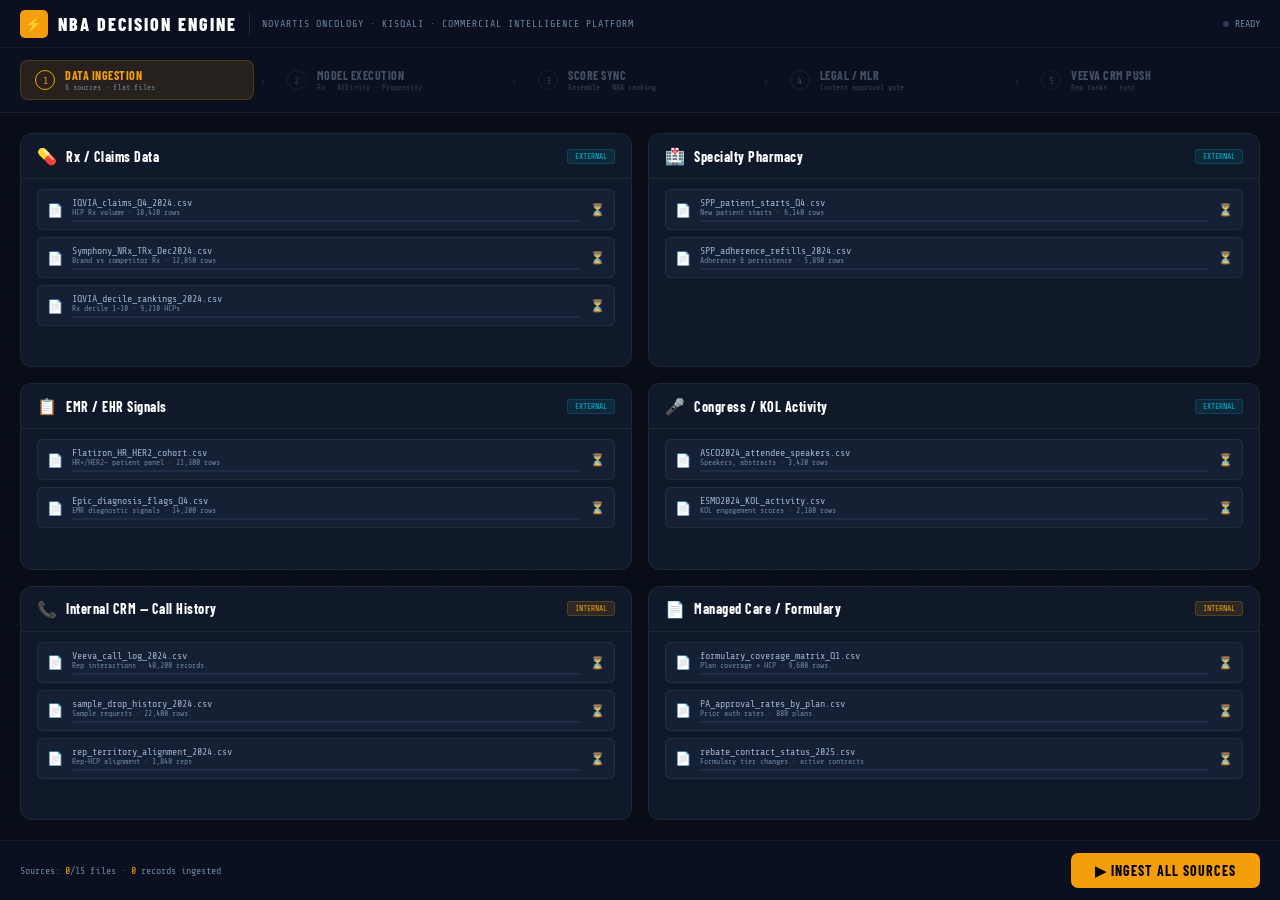
<file: assets/demos/nba-decision-engine.html>
<!DOCTYPE html>
<html lang="en">
<head>
<meta charset="UTF-8">
<meta name="viewport" content="width=device-width, initial-scale=1.0">
<title>NBA Decision Engine · Novartis Oncology</title>
<link href="https://fonts.googleapis.com/css2?family=Barlow+Condensed:wght@400;500;600;700;800&family=Barlow:wght@300;400;500&family=Share+Tech+Mono&display=swap" rel="stylesheet">
<style>
*,*::before,*::after{margin:0;padding:0;box-sizing:border-box}
:root{
  --bg:#080d18;--s950:#0a1020;--s900:#0f1929;--s800:#162035;--s700:#1e2d47;--s600:#2a3d5c;
  --s400:#6b84a0;--s300:#9ab0c8;--s100:#dde8f4;
  --amber:#f59e0b;--adim:rgba(245,158,11,0.12);--aglow:0 0 20px rgba(245,158,11,0.3);
  --cyan:#06b6d4;--cdim:rgba(6,182,212,0.1);
  --green:#10b981;--gdim:rgba(16,185,129,0.1);
  --red:#ef4444;--rdim:rgba(239,68,68,0.1);
  --violet:#8b5cf6;--vdim:rgba(139,92,246,0.1);
  --bdr:rgba(255,255,255,0.06);--bdrb:rgba(255,255,255,0.1);
  --fd:'Barlow Condensed',sans-serif;--fb:'Barlow',sans-serif;--fm:'Share Tech Mono',monospace;
}
html,body{height:100%;overflow:hidden}
body{font-family:var(--fb);background:var(--bg);color:var(--s100);display:flex;flex-direction:column}
body::before{content:'';position:fixed;inset:0;
  background-image:linear-gradient(rgba(6,182,212,0.025) 1px,transparent 1px),linear-gradient(90deg,rgba(6,182,212,0.025) 1px,transparent 1px);
  background-size:48px 48px;pointer-events:none;z-index:0}

/* TOPBAR */
.topbar{height:48px;background:var(--s950);border-bottom:1px solid var(--bdr);display:flex;align-items:center;padding:0 20px;gap:12px;flex-shrink:0;z-index:100;position:relative}
.tlogo{font-family:var(--fd);font-size:18px;font-weight:800;letter-spacing:2px;color:#fff;display:flex;align-items:center;gap:10px}
.ticon{width:28px;height:28px;background:var(--amber);border-radius:5px;display:flex;align-items:center;justify-content:center;font-size:14px}
.tsep{width:1px;height:24px;background:var(--bdrb)}
.tprod{font-family:var(--fm);font-size:10px;color:var(--s400);letter-spacing:.1em}
.tsep2{flex:1}
.tstatus{font-family:var(--fm);font-size:10px;color:var(--s400);display:flex;align-items:center;gap:6px}
.sdot{width:6px;height:6px;border-radius:50%;background:var(--s600)}
.sdot.live{background:var(--green);box-shadow:0 0 6px rgba(16,185,129,.5);animation:pulse 2s infinite}
@keyframes pulse{0%,100%{opacity:1}50%{opacity:.5}}

/* PIPELINE */
.pipeline{padding:12px 20px;background:var(--s950);border-bottom:1px solid var(--bdr);display:flex;align-items:center;flex-shrink:0;position:relative;z-index:10}
.stage{display:flex;align-items:center;gap:10px;padding:7px 14px;border-radius:8px;cursor:pointer;transition:all .2s;flex:1;border:1px solid transparent}
.stage:hover{background:rgba(255,255,255,.02)}
.stage.active{background:var(--adim);border-color:rgba(245,158,11,.2)}
.stage.done{background:var(--gdim);border-color:rgba(16,185,129,.15);cursor:pointer}
.stage.locked{opacity:.4;cursor:not-allowed}
.stage-num{font-family:var(--fm);font-size:10px;color:var(--s400);width:20px;height:20px;border-radius:50%;border:1px solid var(--s600);display:flex;align-items:center;justify-content:center;flex-shrink:0}
.stage.active .stage-num{border-color:var(--amber);color:var(--amber)}
.stage.done .stage-num{border-color:var(--green);color:var(--green)}
.stage-label{font-family:var(--fd);font-size:12px;font-weight:700;letter-spacing:.5px;color:var(--s300)}
.stage.active .stage-label{color:var(--amber)}
.stage.done .stage-label{color:var(--green)}
.stage-sub{font-family:var(--fm);font-size:8px;color:var(--s400);margin-top:1px}
.parrow{color:var(--s700);font-size:16px;padding:0 6px;flex-shrink:0}

/* MAIN */
.main{flex:1;overflow:hidden;position:relative;z-index:1}
.screen{display:none;height:100%;flex-direction:column;overflow:hidden}
.screen.active{display:flex}

/* FOOTER */
.footer{padding:12px 20px;border-top:1px solid var(--bdr);display:flex;align-items:center;justify-content:space-between;background:var(--s950);flex-shrink:0}
.fstat{font-family:var(--fm);font-size:10px;color:var(--s400)}
.fstat span{color:var(--amber)}
.fbtnrow{display:flex;gap:8px}
.nbtn{font-family:var(--fd);font-size:14px;font-weight:700;letter-spacing:1px;padding:9px 24px;border-radius:7px;border:none;cursor:pointer;transition:all .2s;display:flex;align-items:center;gap:7px}
.ba{background:var(--amber);color:#000}.ba:hover{background:#fbbf24;transform:translateY(-1px);box-shadow:var(--aglow)}
.ba:disabled{background:var(--s700);color:var(--s400);cursor:not-allowed;transform:none;box-shadow:none}
.bc{background:var(--cyan);color:#000}.bc:hover{background:#22d3ee;transform:translateY(-1px)}
.bg{background:var(--green);color:#000}.bg:hover{background:#34d399;transform:translateY(-1px)}
.bv{background:var(--violet);color:#fff}.bv:hover{background:#a78bfa;transform:translateY(-1px)}

/* ── S1 ── */
.s1b{flex:1;overflow-y:auto;padding:20px;display:grid;grid-template-columns:1fr 1fr;gap:16px}
.s1b::-webkit-scrollbar{width:4px}
.s1b::-webkit-scrollbar-thumb{background:var(--s700);border-radius:2px}
.sgrp{background:var(--s900);border:1px solid var(--bdr);border-radius:12px;overflow:hidden}
.sgh{padding:12px 16px;border-bottom:1px solid var(--bdr);display:flex;align-items:center;gap:9px}
.sgicon{font-size:16px}
.sgtitle{font-family:var(--fd);font-size:14px;font-weight:700;letter-spacing:.5px;color:#fff}
.sgbadge{font-family:var(--fm);font-size:8px;padding:2px 7px;border-radius:3px;margin-left:auto}
.ext{background:rgba(6,182,212,.1);color:var(--cyan);border:1px solid rgba(6,182,212,.2)}
.int{background:var(--adim);color:var(--amber);border:1px solid rgba(245,158,11,.2)}
.sgfiles{padding:10px 16px;display:flex;flex-direction:column;gap:7px}
.frow{display:flex;align-items:center;gap:9px;padding:7px 9px;background:var(--s800);border-radius:6px;border:1px solid var(--bdr);transition:all .3s}
.frow.loaded{border-color:rgba(16,185,129,.2);background:rgba(16,185,129,.04)}
.frow.loading{border-color:rgba(245,158,11,.2);background:rgba(245,158,11,.03)}
.ficon{font-size:13px;flex-shrink:0}
.fname{font-family:var(--fm);font-size:10px;color:var(--s300)}
.fmeta{font-family:var(--fm);font-size:8px;color:var(--s400)}
.fstat2{font-size:12px;flex-shrink:0}
.fbar{height:2px;background:var(--s700);border-radius:1px;overflow:hidden;margin-top:3px}
.fbarfill{height:100%;border-radius:1px;background:var(--amber);width:0;transition:width .4s ease}
.frow.loaded .fbarfill{background:var(--green);width:100%}

/* ── S2 ── */
.s2b{flex:1;overflow-y:auto;padding:20px;display:flex;flex-direction:column;gap:16px}
.s2b::-webkit-scrollbar{width:4px}
.s2b::-webkit-scrollbar-thumb{background:var(--s700);border-radius:2px}
.mgrid{display:grid;grid-template-columns:repeat(3,1fr);gap:14px}
.mcard{background:var(--s900);border:1px solid var(--bdr);border-radius:12px;overflow:hidden;transition:border-color .3s}
.mcard.running{border-color:rgba(245,158,11,.4);animation:mp 1.5s infinite}
@keyframes mp{0%,100%{border-color:rgba(245,158,11,.3)}50%{border-color:rgba(245,158,11,.65)}}
.mcard.done{border-color:rgba(16,185,129,.3)}
.mhead{padding:13px 15px;border-bottom:1px solid var(--bdr);display:flex;align-items:center;gap:9px}
.micon{width:34px;height:34px;border-radius:8px;display:flex;align-items:center;justify-content:center;font-size:16px;flex-shrink:0}
.mia{background:var(--adim);border:1px solid rgba(245,158,11,.2)}
.mic{background:var(--cdim);border:1px solid rgba(6,182,212,.2)}
.miv{background:var(--vdim);border:1px solid rgba(139,92,246,.2)}
.mtitle{font-family:var(--fd);font-size:14px;font-weight:800;letter-spacing:.5px;color:#fff}
.msub2{font-family:var(--fm);font-size:8px;color:var(--s400);margin-top:1px}
.mst{margin-left:auto;font-family:var(--fm);font-size:8px;padding:2px 7px;border-radius:3px}
.stw{background:var(--s800);color:var(--s400);border:1px solid var(--bdr)}
.str{background:var(--adim);color:var(--amber);border:1px solid rgba(245,158,11,.3)}
.std{background:var(--gdim);color:var(--green);border:1px solid rgba(16,185,129,.3)}
.mbody{padding:13px 15px}
.msteps{display:flex;flex-direction:column;gap:5px;margin-bottom:10px}
.mstep{font-family:var(--fm);font-size:9px;color:var(--s600);display:flex;align-items:center;gap:5px;transition:color .3s}
.mstep.ok{color:var(--green)}.mstep.run{color:var(--amber)}
.mstep.ok::before{content:'✓'}.mstep.run::before{content:'▶'}.mstep:not(.ok):not(.run)::before{content:'○'}
.mpl{font-family:var(--fm);font-size:8px;color:var(--s400);display:flex;justify-content:space-between;margin-bottom:3px}
.mprog{height:3px;background:var(--s700);border-radius:2px;overflow:hidden}
.mprogf{height:100%;border-radius:2px;width:0;transition:width .4s ease}
.pfa{background:var(--amber)}.pfc{background:var(--cyan)}.pfv{background:var(--violet)}
.mmet{display:grid;grid-template-columns:repeat(3,1fr);gap:5px;margin-top:10px}
.mm{background:var(--s800);border-radius:5px;padding:7px 9px;text-align:center;border:1px solid var(--bdr)}
.mmv{font-family:var(--fd);font-size:16px;font-weight:700;color:#fff;line-height:1}
.mml{font-family:var(--fm);font-size:7px;color:var(--s400);margin-top:2px}

/* score table */
.stw2{background:var(--s900);border:1px solid var(--bdr);border-radius:12px;overflow:hidden;transition:opacity .3s}
.sth{padding:11px 16px;border-bottom:1px solid var(--bdr);display:flex;align-items:center;gap:9px}
.sttitle{font-family:var(--fd);font-size:13px;font-weight:700;letter-spacing:.5px;color:#fff}
.sttag2{font-family:var(--fm);font-size:8px;padding:2px 7px;border-radius:3px;background:rgba(6,182,212,.1);color:var(--cyan);border:1px solid rgba(6,182,212,.2);margin-left:auto}
table{width:100%;border-collapse:collapse}
th{font-family:var(--fm);font-size:8px;letter-spacing:.12em;text-transform:uppercase;color:var(--s400);padding:9px 13px;text-align:left;border-bottom:1px solid var(--bdr)}
td{padding:9px 13px;font-size:11px;border-bottom:1px solid rgba(255,255,255,.02)}
tr:last-child td{border-bottom:none}
tr:hover td{background:rgba(255,255,255,.015)}
.sbarw{display:flex;align-items:center;gap:7px}
.sbar2{flex:1;height:4px;background:var(--s700);border-radius:2px;overflow:hidden;min-width:40px}
.sbarf{height:100%;border-radius:2px}
.sfa{background:var(--amber)}.sfc{background:var(--cyan)}.sfv{background:var(--violet)}
.sval2{font-family:var(--fm);font-size:9px;color:var(--s300);min-width:20px}

/* ── S3 ── */
.s3b{flex:1;overflow-y:auto;padding:20px;display:flex;flex-direction:column;gap:14px}
.s3b::-webkit-scrollbar{width:4px}
.s3b::-webkit-scrollbar-thumb{background:var(--s700);border-radius:2px}
.sformula{background:var(--s900);border:1px solid var(--bdr);border-radius:10px;padding:14px 18px}
.sfot{font-family:var(--fd);font-size:16px;font-weight:800;letter-spacing:.5px;color:#fff;margin-bottom:3px}
.sfos{font-family:var(--fm);font-size:9px;color:var(--s400);margin-bottom:10px}
.sfeq{background:var(--s800);border-radius:7px;padding:11px 14px;font-family:var(--fm);font-size:10px;color:var(--s300);border:1px solid var(--bdr)}
.sfeq span{color:var(--amber)}

.nbacard{background:var(--s900);border:1px solid var(--bdr);border-radius:10px;overflow:hidden;cursor:pointer;transition:all .2s}
.nbacard:hover{border-color:var(--bdrb);transform:translateX(2px)}
.nbatop{display:flex;align-items:center;padding:12px 16px;gap:12px}
.nbarank{font-family:var(--fd);font-size:22px;font-weight:800;color:var(--s700);min-width:26px}
.nbainfo{flex:1}
.nbaname{font-family:var(--fd);font-size:15px;font-weight:700;color:#fff;margin-bottom:2px}
.nbameta{font-family:var(--fm);font-size:8px;color:var(--s400);display:flex;gap:8px}
.nbascores{display:flex;gap:8px;margin-right:12px}
.nsi{text-align:center;min-width:46px}
.nsiv{font-family:var(--fd);font-size:18px;font-weight:800;line-height:1}
.nsil{font-family:var(--fm);font-size:7px;color:var(--s400);margin-top:1px}
.cscore{text-align:center;background:var(--s800);border-radius:7px;padding:8px 13px;border:1px solid var(--bdr);min-width:70px}
.csv{font-family:var(--fd);font-size:26px;font-weight:800;color:var(--amber);line-height:1}
.csl{font-family:var(--fm);font-size:7px;color:var(--s400);margin-top:2px}
.nbaacts{padding:8px 16px 12px;display:flex;gap:6px;flex-wrap:wrap;border-top:1px solid var(--bdr)}
.achip{font-family:var(--fm);font-size:8px;padding:3px 9px;border-radius:4px;border:1px solid var(--bdr);color:var(--s300);background:var(--s800)}
.acf{border-color:rgba(59,130,246,.3);color:#60a5fa;background:rgba(59,130,246,.08)}
.acv{border-color:rgba(139,92,246,.3);color:#a78bfa;background:var(--vdim)}
.ace{border-color:rgba(6,182,212,.3);color:var(--cyan);background:var(--cdim)}
.acm{border-color:rgba(16,185,129,.3);color:var(--green);background:var(--gdim)}
.acu{border-color:rgba(239,68,68,.3);color:#f87171;background:var(--rdim)}

/* ── S4 ── */
.s4b{flex:1;overflow-y:auto;padding:20px;display:grid;grid-template-columns:1fr 360px;gap:16px}
.s4b::-webkit-scrollbar{width:4px}
.s4b::-webkit-scrollbar-thumb{background:var(--s700);border-radius:2px}
.lqueue{display:flex;flex-direction:column;gap:8px}
.lqcard{background:var(--s900);border:1px solid var(--bdr);border-radius:9px;overflow:hidden;cursor:pointer;transition:all .2s}
.lqcard:hover{border-color:var(--bdrb)}
.lqcard.sel{border-color:rgba(6,182,212,.3);background:rgba(6,182,212,.04)}
.lqcard.approved{border-color:rgba(16,185,129,.3);background:rgba(16,185,129,.04)}
.lqcard.rejected{border-color:rgba(239,68,68,.2);background:rgba(239,68,68,.03);opacity:.65}
.lqtop{display:flex;align-items:center;padding:11px 14px;gap:10px}
.lqname{font-family:var(--fd);font-size:14px;font-weight:700;color:#fff;flex:1}
.lqb{font-family:var(--fm);font-size:8px;padding:2px 7px;border-radius:3px}
.lbp{background:var(--adim);color:var(--amber);border:1px solid rgba(245,158,11,.3)}
.lba{background:var(--gdim);color:var(--green);border:1px solid rgba(16,185,129,.3)}
.lbr{background:var(--rdim);color:var(--red);border:1px solid rgba(239,68,68,.3)}
.lqnba{font-family:var(--fm);font-size:9px;color:var(--s400);padding:0 14px 10px;line-height:1.5}

.lpanel{background:var(--s900);border:1px solid var(--bdr);border-radius:12px;overflow:hidden;display:flex;flex-direction:column;position:sticky;top:0;max-height:calc(100vh - 230px)}
.lph2{padding:12px 16px;border-bottom:1px solid var(--bdr)}
.lpht{font-family:var(--fd);font-size:13px;font-weight:700;letter-spacing:.5px;color:#fff;margin-bottom:1px}
.lphs{font-family:var(--fm);font-size:8px;color:var(--s400)}
.lpbody{flex:1;overflow-y:auto;padding:14px}
.lpbody::-webkit-scrollbar{width:3px}
.lpbody::-webkit-scrollbar-thumb{background:var(--s700);border-radius:2px}
.lps{margin-bottom:12px}
.lpst{font-family:var(--fm);font-size:8px;letter-spacing:.15em;text-transform:uppercase;color:var(--s400);margin-bottom:6px}
.lpsc{background:var(--s800);border-radius:7px;padding:10px 12px;font-size:11px;color:var(--s300);line-height:1.6;border:1px solid var(--bdr)}
.lchk{display:flex;flex-direction:column;gap:5px;margin-bottom:12px}
.ci{display:flex;align-items:center;gap:6px;font-family:var(--fm);font-size:9px;color:var(--s400)}
.ci.pass{color:var(--green)}.ci.pass::before{content:'✓';font-size:11px}
.ci:not(.pass)::before{content:'○'}
.lpact{padding:12px 14px;border-top:1px solid var(--bdr);display:flex;gap:7px;flex-shrink:0}
.appbtn{flex:1;background:var(--green);color:#000;border:none;border-radius:6px;padding:9px;font-family:var(--fd);font-size:13px;font-weight:700;letter-spacing:1px;cursor:pointer;transition:all .2s}
.appbtn:hover{background:#34d399}
.rejbtn{flex:1;background:var(--rdim);color:var(--red);border:1px solid rgba(239,68,68,.3);border-radius:6px;padding:9px;font-family:var(--fd);font-size:13px;font-weight:700;letter-spacing:1px;cursor:pointer;transition:all .2s}
.rejbtn:hover{background:rgba(239,68,68,.2)}
.aabtn{font-family:var(--fd);font-size:12px;font-weight:700;letter-spacing:.5px;padding:8px 18px;border-radius:6px;border:1px solid rgba(16,185,129,.3);background:rgba(16,185,129,.08);color:var(--green);cursor:pointer;transition:all .2s}
.aabtn:hover{background:rgba(16,185,129,.18)}

/* ── S5 ── */
.s5b{flex:1;overflow-y:auto;padding:20px;display:flex;flex-direction:column;gap:14px}
.s5b::-webkit-scrollbar{width:4px}
.s5b::-webkit-scrollbar-thumb{background:var(--s700);border-radius:2px}
.vheader{background:linear-gradient(135deg,rgba(16,185,129,.08),rgba(6,182,212,.06));border:1px solid rgba(16,185,129,.2);border-radius:12px;padding:18px 22px;display:flex;align-items:center;gap:18px}
.vhi{font-size:32px}
.vht{flex:1}
.vhtt{font-family:var(--fd);font-size:20px;font-weight:800;letter-spacing:1px;color:#fff;margin-bottom:3px}
.vhts{font-family:var(--fm);font-size:9px;color:var(--s400)}
.vhstats{display:flex;gap:14px}
.vhs{text-align:center}
.vhsn{font-family:var(--fd);font-size:26px;font-weight:800;color:var(--green);line-height:1}
.vhsl{font-family:var(--fm);font-size:8px;color:var(--s400);margin-top:1px}

.vccard{background:var(--s900);border:1px solid var(--bdr);border-radius:12px;overflow:hidden;animation:cslide .4s ease both}
@keyframes cslide{from{opacity:0;transform:translateX(8px)}to{opacity:1;transform:translateX(0)}}
.vctop{padding:12px 16px;display:flex;align-items:center;gap:12px;border-bottom:1px solid var(--bdr)}
.vcrank{font-family:var(--fd);font-size:20px;font-weight:800;color:var(--s700);min-width:24px}
.vcinfo{flex:1}
.vcname{font-family:var(--fd);font-size:15px;font-weight:700;color:#fff;margin-bottom:2px}
.vcmeta{font-family:var(--fm);font-size:8px;color:var(--s400);display:flex;gap:7px}
.vcscore{text-align:center;background:var(--s800);border-radius:7px;padding:7px 12px;border:1px solid var(--bdr)}
.vcscoren{font-family:var(--fd);font-size:22px;font-weight:800;color:var(--green);line-height:1}
.vcscorel{font-family:var(--fm);font-size:7px;color:var(--s400);margin-top:1px}
.vcps{display:flex;align-items:center;gap:5px;font-family:var(--fm);font-size:9px;color:var(--green)}
.vcnba{background:linear-gradient(135deg,rgba(245,158,11,.07),rgba(6,182,212,.04));border:1px solid rgba(245,158,11,.15);border-radius:7px;padding:11px 14px;margin:10px 16px 0}
.vcnbal{font-family:var(--fm);font-size:7px;letter-spacing:.15em;text-transform:uppercase;color:var(--amber);margin-bottom:4px}
.vcnbat{font-size:11px;color:var(--s100);line-height:1.6}
.vcbody{padding:10px 16px;display:grid;grid-template-columns:1fr 1fr;gap:10px}
.vcf{display:flex;flex-direction:column;gap:2px}
.vcfl{font-family:var(--fm);font-size:7px;letter-spacing:.12em;text-transform:uppercase;color:var(--s400)}
.vcfv{font-size:11px;color:var(--s300);line-height:1.5}
.vctags{padding:0 16px 12px;display:flex;gap:5px;flex-wrap:wrap}
.vtag{font-family:var(--fm);font-size:8px;padding:2px 8px;border-radius:3px;border:1px solid var(--bdr);color:var(--s400);background:var(--s800)}

.vsync{display:flex;align-items:center;justify-content:center;gap:7px;padding:20px;font-family:var(--fm);font-size:11px;color:var(--s400)}
.vspin{width:14px;height:14px;border:2px solid rgba(16,185,129,.2);border-top-color:var(--green);border-radius:50%;animation:spin .7s linear infinite}
@keyframes spin{to{transform:rotate(360deg)}}
.emptyp{display:flex;flex-direction:column;align-items:center;justify-content:center;height:100%;color:var(--s600);gap:7px;font-family:var(--fm);font-size:10px;text-align:center;padding:20px}
.emptyp .ei{font-size:28px;margin-bottom:4px}
</style>
</head>
<body>

<div class="topbar">
  <div class="tlogo"><div class="ticon">⚡</div>NBA DECISION ENGINE</div>
  <div class="tsep"></div>
  <div class="tprod">NOVARTIS ONCOLOGY · KISQALI · COMMERCIAL INTELLIGENCE PLATFORM</div>
  <div class="tsep2"></div>
  <div class="tstatus"><div class="sdot" id="liveDot"></div><span id="liveLabel">READY</span></div>
</div>

<div class="pipeline">
  <div class="stage active" id="st1" onclick="goStage(1)"><div class="stage-num" id="sn1">1</div><div><div class="stage-label">DATA INGESTION</div><div class="stage-sub">6 sources · flat files</div></div></div>
  <div class="parrow">›</div>
  <div class="stage locked" id="st2" onclick="goStage(2)"><div class="stage-num" id="sn2">2</div><div><div class="stage-label">MODEL EXECUTION</div><div class="stage-sub">Rx · Affinity · Propensity</div></div></div>
  <div class="parrow">›</div>
  <div class="stage locked" id="st3" onclick="goStage(3)"><div class="stage-num" id="sn3">3</div><div><div class="stage-label">SCORE SYNC</div><div class="stage-sub">Ensemble · NBA ranking</div></div></div>
  <div class="parrow">›</div>
  <div class="stage locked" id="st4" onclick="goStage(4)"><div class="stage-num" id="sn4">4</div><div><div class="stage-label">LEGAL / MLR</div><div class="stage-sub">Content approval gate</div></div></div>
  <div class="parrow">›</div>
  <div class="stage locked" id="st5" onclick="goStage(5)"><div class="stage-num" id="sn5">5</div><div><div class="stage-label">VEEVA CRM PUSH</div><div class="stage-sub">Rep tasks · sync</div></div></div>
</div>

<div class="main">

  <!-- S1 -->
  <div class="screen active" id="scr1">
    <div class="s1b">
      <div class="sgrp"><div class="sgh"><span class="sgicon">💊</span><span class="sgtitle">Rx / Claims Data</span><span class="sgbadge ext">EXTERNAL</span></div>
        <div class="sgfiles">
          <div class="frow" id="f1"><span class="ficon">📄</span><div style="flex:1"><div class="fname">IQVIA_claims_Q4_2024.csv</div><div class="fmeta">HCP Rx volume · 18,420 rows</div><div class="fbar"><div class="fbarfill" id="fb1"></div></div></div><span class="fstat2" id="fs1">⏳</span></div>
          <div class="frow" id="f2"><span class="ficon">📄</span><div style="flex:1"><div class="fname">Symphony_NRx_TRx_Dec2024.csv</div><div class="fmeta">Brand vs competitor Rx · 12,850 rows</div><div class="fbar"><div class="fbarfill" id="fb2"></div></div></div><span class="fstat2" id="fs2">⏳</span></div>
          <div class="frow" id="f3"><span class="ficon">📄</span><div style="flex:1"><div class="fname">IQVIA_decile_rankings_2024.csv</div><div class="fmeta">Rx decile 1–10 · 9,210 HCPs</div><div class="fbar"><div class="fbarfill" id="fb3"></div></div></div><span class="fstat2" id="fs3">⏳</span></div>
        </div>
      </div>
      <div class="sgrp"><div class="sgh"><span class="sgicon">🏥</span><span class="sgtitle">Specialty Pharmacy</span><span class="sgbadge ext">EXTERNAL</span></div>
        <div class="sgfiles">
          <div class="frow" id="f4"><span class="ficon">📄</span><div style="flex:1"><div class="fname">SPP_patient_starts_Q4.csv</div><div class="fmeta">New patient starts · 6,140 rows</div><div class="fbar"><div class="fbarfill" id="fb4"></div></div></div><span class="fstat2" id="fs4">⏳</span></div>
          <div class="frow" id="f5"><span class="ficon">📄</span><div style="flex:1"><div class="fname">SPP_adherence_refills_2024.csv</div><div class="fmeta">Adherence & persistence · 5,890 rows</div><div class="fbar"><div class="fbarfill" id="fb5"></div></div></div><span class="fstat2" id="fs5">⏳</span></div>
        </div>
      </div>
      <div class="sgrp"><div class="sgh"><span class="sgicon">📋</span><span class="sgtitle">EMR / EHR Signals</span><span class="sgbadge ext">EXTERNAL</span></div>
        <div class="sgfiles">
          <div class="frow" id="f6"><span class="ficon">📄</span><div style="flex:1"><div class="fname">Flatiron_HR_HER2_cohort.csv</div><div class="fmeta">HR+/HER2− patient panel · 21,300 rows</div><div class="fbar"><div class="fbarfill" id="fb6"></div></div></div><span class="fstat2" id="fs6">⏳</span></div>
          <div class="frow" id="f7"><span class="ficon">📄</span><div style="flex:1"><div class="fname">Epic_diagnosis_flags_Q4.csv</div><div class="fmeta">EMR diagnostic signals · 14,200 rows</div><div class="fbar"><div class="fbarfill" id="fb7"></div></div></div><span class="fstat2" id="fs7">⏳</span></div>
        </div>
      </div>
      <div class="sgrp"><div class="sgh"><span class="sgicon">🎤</span><span class="sgtitle">Congress / KOL Activity</span><span class="sgbadge ext">EXTERNAL</span></div>
        <div class="sgfiles">
          <div class="frow" id="f8"><span class="ficon">📄</span><div style="flex:1"><div class="fname">ASCO2024_attendee_speakers.csv</div><div class="fmeta">Speakers, abstracts · 3,420 rows</div><div class="fbar"><div class="fbarfill" id="fb8"></div></div></div><span class="fstat2" id="fs8">⏳</span></div>
          <div class="frow" id="f9"><span class="ficon">📄</span><div style="flex:1"><div class="fname">ESMO2024_KOL_activity.csv</div><div class="fmeta">KOL engagement scores · 2,180 rows</div><div class="fbar"><div class="fbarfill" id="fb9"></div></div></div><span class="fstat2" id="fs9">⏳</span></div>
        </div>
      </div>
      <div class="sgrp"><div class="sgh"><span class="sgicon">📞</span><span class="sgtitle">Internal CRM — Call History</span><span class="sgbadge int">INTERNAL</span></div>
        <div class="sgfiles">
          <div class="frow" id="f10"><span class="ficon">📄</span><div style="flex:1"><div class="fname">Veeva_call_log_2024.csv</div><div class="fmeta">Rep interactions · 48,200 records</div><div class="fbar"><div class="fbarfill" id="fb10"></div></div></div><span class="fstat2" id="fs10">⏳</span></div>
          <div class="frow" id="f11"><span class="ficon">📄</span><div style="flex:1"><div class="fname">sample_drop_history_2024.csv</div><div class="fmeta">Sample requests · 22,400 rows</div><div class="fbar"><div class="fbarfill" id="fb11"></div></div></div><span class="fstat2" id="fs11">⏳</span></div>
          <div class="frow" id="f12"><span class="ficon">📄</span><div style="flex:1"><div class="fname">rep_territory_alignment_2024.csv</div><div class="fmeta">Rep-HCP alignment · 1,840 reps</div><div class="fbar"><div class="fbarfill" id="fb12"></div></div></div><span class="fstat2" id="fs12">⏳</span></div>
        </div>
      </div>
      <div class="sgrp"><div class="sgh"><span class="sgicon">📄</span><span class="sgtitle">Managed Care / Formulary</span><span class="sgbadge int">INTERNAL</span></div>
        <div class="sgfiles">
          <div class="frow" id="f13"><span class="ficon">📄</span><div style="flex:1"><div class="fname">formulary_coverage_matrix_Q1.csv</div><div class="fmeta">Plan coverage × HCP · 9,600 rows</div><div class="fbar"><div class="fbarfill" id="fb13"></div></div></div><span class="fstat2" id="fs13">⏳</span></div>
          <div class="frow" id="f14"><span class="ficon">📄</span><div style="flex:1"><div class="fname">PA_approval_rates_by_plan.csv</div><div class="fmeta">Prior auth rates · 880 plans</div><div class="fbar"><div class="fbarfill" id="fb14"></div></div></div><span class="fstat2" id="fs14">⏳</span></div>
          <div class="frow" id="f15"><span class="ficon">📄</span><div style="flex:1"><div class="fname">rebate_contract_status_2025.csv</div><div class="fmeta">Formulary tier changes · active contracts</div><div class="fbar"><div class="fbarfill" id="fb15"></div></div></div><span class="fstat2" id="fs15">⏳</span></div>
        </div>
      </div>
    </div>
    <div class="footer">
      <div class="fstat">Sources: <span id="loadedCount">0</span>/15 files · <span id="rowCount">0</span> records ingested</div>
      <div class="fbtnrow">
        <button class="nbtn ba" id="ingestBtn" onclick="startIngestion()">▶ INGEST ALL SOURCES</button>
        <button class="nbtn ba" id="toModels" onclick="goStage(2)" style="display:none">→ RUN MODELS</button>
      </div>
    </div>
  </div>

  <!-- S2 -->
  <div class="screen" id="scr2">
    <div class="s2b">
      <div class="mgrid">
        <div class="mcard" id="mc-rx">
          <div class="mhead"><div class="micon mia">💊</div><div><div class="mtitle">RX MODEL</div><div class="msub2">IQVIA · SYMPHONY · SPP</div></div><span class="mst stw" id="rx-st">WAITING</span></div>
          <div class="mbody">
            <div class="msteps">
              <div class="mstep" id="rx1">Load claims & Rx volume data</div>
              <div class="mstep" id="rx2">Normalize TRx / NRx by specialty</div>
              <div class="mstep" id="rx3">Calculate brand vs. competitor share</div>
              <div class="mstep" id="rx4">Assign Rx decile rankings (1–10)</div>
              <div class="mstep" id="rx5">Score HCP Rx potential (0–100)</div>
            </div>
            <div class="mpl"><span>Rx Model</span><span id="rx-pct">0%</span></div>
            <div class="mprog"><div class="mprogf pfa" id="rx-bar"></div></div>
            <div class="mmet" id="rx-met" style="opacity:.25">
              <div class="mm"><div class="mmv" style="color:var(--amber)">9,218</div><div class="mml">HCPs Scored</div></div>
              <div class="mm"><div class="mmv" style="color:var(--amber)">D8.4</div><div class="mml">Avg Decile</div></div>
              <div class="mm"><div class="mmv" style="color:var(--amber)">72.3</div><div class="mml">Avg Score</div></div>
            </div>
          </div>
        </div>
        <div class="mcard" id="mc-aff">
          <div class="mhead"><div class="micon mic">🤝</div><div><div class="mtitle">REP AFFINITY MODEL</div><div class="msub2">VEEVA CRM · CALL HISTORY</div></div><span class="mst stw" id="aff-st">WAITING</span></div>
          <div class="mbody">
            <div class="msteps">
              <div class="mstep" id="aff1">Load CRM call records & samples</div>
              <div class="mstep" id="aff2">Calculate call frequency & recency</div>
              <div class="mstep" id="aff3">Analyze rep conversion rates</div>
              <div class="mstep" id="aff4">Model rep-HCP relationship strength</div>
              <div class="mstep" id="aff5">Score rep affinity index (0–100)</div>
            </div>
            <div class="mpl"><span>Affinity Model</span><span id="aff-pct">0%</span></div>
            <div class="mprog"><div class="mprogf pfc" id="aff-bar"></div></div>
            <div class="mmet" id="aff-met" style="opacity:.25">
              <div class="mm"><div class="mmv" style="color:var(--cyan)">9,218</div><div class="mml">Pairs Scored</div></div>
              <div class="mm"><div class="mmv" style="color:var(--cyan)">68.7</div><div class="mml">Avg Affinity</div></div>
              <div class="mm"><div class="mmv" style="color:var(--cyan)">84%</div><div class="mml">Coverage</div></div>
            </div>
          </div>
        </div>
        <div class="mcard" id="mc-prop">
          <div class="mhead"><div class="micon miv">🎯</div><div><div class="mtitle">PROPENSITY MODEL</div><div class="msub2">EMR · CONGRESS · FORMULARY</div></div><span class="mst stw" id="prop-st">WAITING</span></div>
          <div class="mbody">
            <div class="msteps">
              <div class="mstep" id="prop1">Ingest EMR diagnostic signals</div>
              <div class="mstep" id="prop2">Map formulary access per HCP</div>
              <div class="mstep" id="prop3">Identify KOL / congress signals</div>
              <div class="mstep" id="prop4">Apply gradient boosting classifier</div>
              <div class="mstep" id="prop5">Output Rx propensity score (0–100)</div>
            </div>
            <div class="mpl"><span>Propensity Model</span><span id="prop-pct">0%</span></div>
            <div class="mprog"><div class="mprogf pfv" id="prop-bar"></div></div>
            <div class="mmet" id="prop-met" style="opacity:.25">
              <div class="mm"><div class="mmv" style="color:var(--violet)">9,218</div><div class="mml">HCPs Scored</div></div>
              <div class="mm"><div class="mmv" style="color:var(--violet)">0.71</div><div class="mml">AUC-ROC</div></div>
              <div class="mm"><div class="mmv" style="color:var(--violet)">74.1</div><div class="mml">Avg Score</div></div>
            </div>
          </div>
        </div>
      </div>
      <div class="stw2" id="scoreTable" style="opacity:.25">
        <div class="sth"><span class="sttitle">LIVE MODEL OUTPUT — TOP 8 HCPs</span><span class="sttag2" id="stag">PENDING</span></div>
        <table><thead><tr><th>HCP</th><th>Specialty</th><th>Territory</th><th>Rx Score</th><th>Affinity Score</th><th>Propensity Score</th></tr></thead>
        <tbody id="ptbody"></tbody></table>
      </div>
    </div>
    <div class="footer">
      <div class="fstat">Models: <span id="mready">0</span>/3 complete · <span id="hscored">0</span> HCPs scored</div>
      <div class="fbtnrow">
        <button class="nbtn ba" id="runBtn" onclick="runModels()">▶ RUN ALL MODELS</button>
        <button class="nbtn bc" id="toSync" onclick="goStage(3)" style="display:none">→ SYNC SCORES</button>
      </div>
    </div>
  </div>

  <!-- S3 -->
  <div class="screen" id="scr3">
    <div class="s3b">
      <div class="sformula">
        <div class="sfot">ENSEMBLE SCORE SYNCHRONIZATION</div>
        <div class="sfos">COMBINING ALL THREE MODEL OUTPUTS INTO A SINGLE COMPOSITE NBA SCORE</div>
        <div class="sfeq">Composite NBA Score = <span>Rx Score</span> × 0.40 + <span>Propensity Score</span> × 0.35 + <span>Rep Affinity</span> × 0.25 · Tier override applied for active urgent signals</div>
      </div>
      <div id="nbaGrid"></div>
    </div>
    <div class="footer">
      <div class="fstat">Composite scores: <span id="syncCount">0</span> HCPs ranked · <span id="t1c">0</span> Priority 1 NBAs ready</div>
      <button class="nbtn bg" onclick="goStage(4)">→ SUBMIT FOR LEGAL / MLR REVIEW</button>
    </div>
  </div>

  <!-- S4 -->
  <div class="screen" id="scr4">
    <div class="s4b">
      <div>
        <div style="display:flex;align-items:center;justify-content:space-between;margin-bottom:12px">
          <div><div style="font-family:var(--fd);font-size:15px;font-weight:700;letter-spacing:.5px;color:#fff">MLR / LEGAL REVIEW QUEUE</div>
          <div style="font-family:var(--fm);font-size:8px;color:var(--s400);margin-top:2px">REVIEW NBA CONTENT · APPROVE OR REJECT BEFORE VEEVA PUSH</div></div>
          <button class="aabtn" onclick="approveAll()">✓ APPROVE ALL</button>
        </div>
        <div class="lqueue" id="lqueue"></div>
      </div>
      <div class="lpanel">
        <div class="lph2"><div class="lpht">MLR REVIEW PANEL</div><div class="lphs">Select an HCP to review content</div></div>
        <div class="lpbody" id="lpbody"><div class="emptyp"><div class="ei">📋</div>Select an HCP from the queue</div></div>
        <div class="lpact" id="lpact" style="display:none">
          <button class="appbtn" onclick="approveHCP()">✓ APPROVE</button>
          <button class="rejbtn" onclick="rejectHCP()">✗ REJECT</button>
        </div>
      </div>
    </div>
    <div class="footer">
      <div class="fstat">Review: <span id="appc">0</span> approved · <span id="rejc">0</span> rejected · <span id="pendc">8</span> pending</div>
      <button class="nbtn bv" id="toVeeva" onclick="goStage(5)" style="display:none">→ PUSH TO VEEVA CRM</button>
    </div>
  </div>

  <!-- S5 -->
  <div class="screen" id="scr5">
    <div class="s5b">
      <div class="vheader">
        <div class="vhi">☁️</div>
        <div class="vht">
          <div class="vhtt">VEEVA CRM — NBA PUSH COMPLETE</div>
          <div class="vhts">APPROVED NBA SUGGESTIONS LIVE IN REP TASK QUEUES · <span id="pushTime"></span></div>
        </div>
        <div class="vhstats">
          <div class="vhs"><div class="vhsn" id="vPushed">0</div><div class="vhsl">Records Pushed</div></div>
          <div class="vhs"><div class="vhsn" id="vReps">0</div><div class="vhsl">Reps Notified</div></div>
          <div class="vhs"><div class="vhsn" id="vTerr">0</div><div class="vhsl">Territories</div></div>
        </div>
      </div>
      <div id="vgrid"></div>
    </div>
    <div class="footer">
      <div class="fstat" style="color:var(--green)">✓ Pipeline complete · All approved NBAs live in Veeva · Reps notified via push notification</div>
      <button class="nbtn ba" onclick="location.reload()">↺ NEW CYCLE</button>
    </div>
  </div>
</div>

<script>
const HCP=[
  {id:1,name:'Dr. Elena Vasquez',spec:'Medical Oncology',terr:'Northeast',rep:'Alex Johnson',npi:'1234567890',tier:1,rx:88,aff:82,prop:91,sig:'HIGH_NPS_SPIKE',ch:'Field Visit',urg:'High',comp:28,brx:42,form:'Preferred',kol:true,
   nba:'Immediate field visit — new patient start spike (+35% MoM). Lead with MONALEESA-7 OS data for pre-menopausal patients. Offer Kisqali Connect hub setup for growing patient panel. Set up MSL engagement.'},
  {id:2,name:'Dr. James Okafor',spec:'Hematology/Oncology',terr:'Northeast',rep:'Alex Johnson',npi:'2345678901',tier:1,rx:76,aff:71,prop:83,sig:'FORMULARY_WIN',ch:'Field Visit',urg:'High',comp:55,brx:28,form:'Preferred',kol:false,
   nba:'Announce BlueCross/Aetna formulary win. Convert 55 competitor scripts with new access parity. Present MONALEESA-2 OS update (63.9m vs 51.4m). Introduce Kisqali Connect PA support.'},
  {id:3,name:'Dr. Robert Simmons',spec:'Medical Oncology',terr:'Northeast',rep:'Alex Johnson',npi:'3456789012',tier:1,rx:92,aff:88,prop:89,sig:'CONGRESS_ACTIVITY',ch:'Field Visit',urg:'High',comp:35,brx:55,form:'Preferred',kol:true,
   nba:'Post-ESMO KOL engagement. Share MONALEESA-3 long-term OS in 65+ patients. Propose MSL scientific exchange. Explore speaker bureau participation. Decile 10 — strategic priority.'},
  {id:4,name:'Dr. Aisha Patel',spec:'Medical Oncology',terr:'Northeast',rep:'Alex Johnson',npi:'4567890123',tier:1,rx:85,aff:90,prop:87,sig:'HIGH_NPS_SPIKE',ch:'Field Visit',urg:'High',comp:22,brx:50,form:'Preferred',kol:true,
   nba:'2nd consecutive NPS spike (+40% MoM). Brand champion visit — confirm MSL deep-dive. Initiate speaker bureau program overview. Reinforce Kisqali Connect pipeline for growing patient panel.'},
  {id:5,name:'Dr. Thomas Briggs',spec:'Hematology/Oncology',terr:'Northeast',rep:'Alex Johnson',npi:'5678901234',tier:2,rx:63,aff:58,prop:61,sig:'FORMULARY_LOSS',ch:'Field Visit',urg:'Critical',comp:70,brx:14,form:'Non-Preferred',kol:false,
   nba:'URGENT: Formulary loss at BlueCross PPO. Enroll affected patients in 90-day bridge program. Submit PA appeals (75% approval rate). Present clinical rationale to prevent competitor switching.'},
  {id:6,name:'Dr. Angela Huang',spec:'Gynecologic Oncology',terr:'Northeast',rep:'Alex Johnson',npi:'6789012345',tier:2,rx:79,aff:74,prop:76,sig:null,ch:'Field Visit',urg:'Medium',comp:48,brx:33,form:'Preferred',kol:false,
   nba:'New practice group transition. Set up Kisqali Connect hub before workflows lock in. OS differentiation vs. competitor (48 scripts). Explore expanded patient eligibility in gynecologic oncology.'},
  {id:7,name:'Dr. Sandra Kim',spec:'Breast Oncology',terr:'Northeast',rep:'Alex Johnson',npi:'7890123456',tier:2,rx:61,aff:55,prop:63,sig:null,ch:'Virtual Call',urg:'Medium',comp:30,brx:12,form:'Preferred',kol:false,
   nba:'Re-engage after 60-day gap. Address QT monitoring concern with simplified protocol card. Share 5-year long-term safety data. Propose trial Kisqali start for next eligible pre-menopausal patient.'},
  {id:8,name:'Dr. Priya Nair',spec:'Medical Oncology',terr:'Northeast',rep:'Alex Johnson',npi:'8901234567',tier:3,rx:38,aff:32,prop:41,sig:null,ch:'Virtual / Email',urg:'Low',comp:30,brx:4,form:'Non-Formulary',kol:false,
   nba:'Maintenance touchpoint after 90-day gap. Check formulary status changes. Share patient assistance program eligibility. Brief call — keep under 10 minutes. Email formulary update one-pager.'},
];

const cs=h=>Math.round(h.rx*0.4+h.prop*0.35+h.aff*0.25);
const uc={Critical:'var(--red)',High:'var(--amber)',Medium:'var(--cyan)',Low:'var(--green)'};
const ci={'Field Visit':'🚗','Virtual Call':'💻','Virtual / Email':'📧'};
const mlrChecks=['No off-label promotion claims','Approved messaging only (MLR ref. 2024-K-0182)','Fair balance language included','ISI reference available','No competitor disparagement','Data citations verified (MONALEESA-2/3/7)'];

let stDone={1:false,2:false,3:false,4:false,5:false};
let curStage=1;
const lstat={};
HCP.forEach(h=>lstat[h.id]='pending');
let selLegal=null;

function goStage(n){
  if(n>1&&!stDone[n-1]&&n!==curStage) return;
  curStage=n;
  document.querySelectorAll('.screen').forEach((s,i)=>s.classList.toggle('active',i===n-1));
  document.querySelectorAll('.stage').forEach((s,i)=>{
    const sn=i+1;
    s.className='stage';
    if(sn===n) s.classList.add('active');
    else if(stDone[sn]) s.classList.add('done');
    else s.classList.add('locked');
  });
  if(n===3&&!stDone[3]){stDone[3]=true;buildNBAGrid();}
  if(n===4){buildLegalQueue();}
  if(n===5){buildVeeva();}
}

// S1
let lfc=0,tr=0;
const fm=[18420,12850,9210,6140,5890,21300,14200,3420,2180,48200,22400,1840,9600,880,440];
async function startIngestion(){
  document.getElementById('ingestBtn').disabled=true;
  document.getElementById('ingestBtn').textContent='⟳ INGESTING...';
  document.getElementById('liveDot').className='sdot live';
  document.getElementById('liveLabel').textContent='INGESTING';
  for(let i=1;i<=15;i++){
    document.getElementById('f'+i).classList.add('loading');
    document.getElementById('fs'+i).textContent='⟳';
    let p=0;const bar=document.getElementById('fb'+i);
    while(p<100){p+=Math.random()*30+8;if(p>100)p=100;bar.style.width=p+'%';await sleep(60);}
    document.getElementById('f'+i).classList.remove('loading');
    document.getElementById('f'+i).classList.add('loaded');
    document.getElementById('fs'+i).textContent='✓';
    lfc++;tr+=fm[i-1];
    document.getElementById('loadedCount').textContent=lfc;
    document.getElementById('rowCount').textContent=tr.toLocaleString();
    await sleep(90);
  }
  stDone[1]=true;
  document.getElementById('ingestBtn').style.display='none';
  document.getElementById('toModels').style.display='flex';
  document.getElementById('liveLabel').textContent='INGESTION COMPLETE';
}

// S2
let mr=0;
async function runModels(){
  document.getElementById('runBtn').disabled=true;
  document.getElementById('runBtn').textContent='⟳ RUNNING...';
  document.getElementById('liveLabel').textContent='MODELS RUNNING';
  await Promise.all([
    runM('rx',['rx1','rx2','rx3','rx4','rx5'],'rx-bar','rx-pct','rx-st','mc-rx','rx-met',0),
    runM('aff',['aff1','aff2','aff3','aff4','aff5'],'aff-bar','aff-pct','aff-st','mc-aff','aff-met',600),
    runM('prop',['prop1','prop2','prop3','prop4','prop5'],'prop-bar','prop-pct','prop-st','mc-prop','prop-met',1100),
  ]);
  buildPT();stDone[2]=true;
  document.getElementById('runBtn').style.display='none';
  document.getElementById('toSync').style.display='flex';
  document.getElementById('liveLabel').textContent='MODELS COMPLETE';
}
async function runM(pfx,steps,bid,pid,sid,cid,mid,delay){
  await sleep(delay);
  document.getElementById(sid).textContent='RUNNING';document.getElementById(sid).className='mst str';
  document.getElementById(cid).classList.add('running');
  for(let i=0;i<steps.length;i++){
    document.getElementById(steps[i]).classList.add('run');
    let p=(i+1)/steps.length*100;
    document.getElementById(bid).style.width=p+'%';
    document.getElementById(pid).textContent=Math.round(p)+'%';
    await sleep(480+Math.random()*280);
    document.getElementById(steps[i]).classList.remove('run');
    document.getElementById(steps[i]).classList.add('ok');
    document.getElementById('hscored').textContent='9,218';
  }
  document.getElementById(cid).classList.remove('running');document.getElementById(cid).classList.add('done');
  document.getElementById(sid).textContent='COMPLETE';document.getElementById(sid).className='mst std';
  document.getElementById(mid).style.opacity='1';
  mr++;document.getElementById('mready').textContent=mr;
}
function buildPT(){
  const t=document.getElementById('scoreTable');t.style.opacity='1';
  document.getElementById('stag').textContent='LIVE OUTPUT';
  document.getElementById('ptbody').innerHTML=HCP.map(h=>`
    <tr><td style="font-weight:600;color:#fff">${h.name}</td><td style="color:var(--s400);font-size:10px">${h.spec}</td><td style="color:var(--s400);font-size:10px">${h.terr}</td>
    <td><div class="sbarw"><div class="sbar2"><div class="sbarf sfa" style="width:${h.rx}%"></div></div><span class="sval2">${h.rx}</span></div></td>
    <td><div class="sbarw"><div class="sbar2"><div class="sbarf sfc" style="width:${h.aff}%"></div></div><span class="sval2">${h.aff}</span></div></td>
    <td><div class="sbarw"><div class="sbar2"><div class="sbarf sfv" style="width:${h.prop}%"></div></div><span class="sval2">${h.prop}</span></div></td></tr>`).join('');
}

// S3
function buildNBAGrid(){
  const sorted=[...HCP].sort((a,b)=>cs(b)-cs(a));
  document.getElementById('syncCount').textContent=sorted.length;
  document.getElementById('t1c').textContent=sorted.filter(h=>h.tier===1).length;
  document.getElementById('nbaGrid').innerHTML=sorted.map((h,i)=>{
    const chips=[
      `<span class="achip ${h.ch==='Field Visit'?'acf':h.ch==='Virtual Call'?'acv':'ace'}">${ci[h.ch]||'📧'} ${h.ch}</span>`,
      `<span class="achip" style="color:${uc[h.urg]};border-color:${uc[h.urg]}33;background:${uc[h.urg]}11">${h.urg} Priority</span>`,
      h.sig?`<span class="achip acu">⚡ ${h.sig.replace(/_/g,' ')}</span>`:'',
      h.kol?'<span class="achip acm">🎤 KOL</span>':'',
      h.form==='Preferred'?'<span class="achip acm">✓ Preferred</span>':'',
    ].join('');
    return `<div class="nbacard" onclick="this.style.borderColor=this.style.borderColor?'':'var(--amber)'">
      <div class="nbatop">
        <div class="nbarank">${(i+1).toString().padStart(2,'0')}</div>
        <div class="nbainfo"><div class="nbaname">${h.name}</div><div class="nbameta"><span>${h.spec}</span><span>·</span><span>${h.terr}</span><span>·</span><span>${h.rep}</span></div></div>
        <div class="nbascores">
          <div class="nsi"><div class="nsiv" style="color:var(--amber)">${h.rx}</div><div class="nsil">Rx</div></div>
          <div class="nsi"><div class="nsiv" style="color:var(--cyan)">${h.aff}</div><div class="nsil">Affinity</div></div>
          <div class="nsi"><div class="nsiv" style="color:var(--violet)">${h.prop}</div><div class="nsil">Propensity</div></div>
        </div>
        <div class="cscore"><div class="csv">${cs(h)}</div><div class="csl">COMPOSITE</div></div>
      </div>
      <div class="nbaacts">${chips}</div>
    </div>`;
  }).join('');
}

// S4
function buildLegalQueue(){
  updateLF();
  document.getElementById('lqueue').innerHTML=HCP.map(h=>`
    <div class="lqcard" id="lq-${h.id}" onclick="selL(${h.id})">
      <div class="lqtop">
        <div><div class="lqname">${h.name}</div>
        <div style="font-family:var(--fm);font-size:8px;color:var(--s400)">${h.spec} · ${h.ch} · <span style="color:${uc[h.urg]}">${h.urg} Priority</span> · Composite: <span style="color:var(--amber)">${cs(h)}</span></div></div>
        <span class="lqb lbp" id="lqb-${h.id}">PENDING</span>
      </div>
      <div class="lqnba">${h.nba.substring(0,110)}...</div>
    </div>`).join('');
}
function selL(id){
  selLegal=HCP.find(h=>h.id===id);
  document.querySelectorAll('.lqcard').forEach(c=>c.classList.remove('sel'));
  document.getElementById('lq-'+id).classList.add('sel');
  document.getElementById('lpact').style.display='flex';
  const s=lstat[id];
  const chks=mlrChecks.map(c=>`<div class="ci pass">${c}</div>`).join('');
  document.getElementById('lpbody').innerHTML=`
    <div class="lps"><div class="lpst">HCP & Context</div><div class="lpsc"><strong style="color:#fff">${selLegal.name}</strong> · ${selLegal.spec}<br>${selLegal.terr} · Rep: ${selLegal.rep}<br>Composite: <strong style="color:var(--amber)">${cs(selLegal)}</strong> · ${selLegal.ch} · ${selLegal.urg} Priority</div></div>
    <div class="lps"><div class="lpst">NBA Action Content</div><div class="lpsc">${selLegal.nba}</div></div>
    <div class="lps"><div class="lpst">MLR Compliance Checks</div><div class="lchk">${chks}</div></div>
    <div class="lps"><div class="lpst">Current Status</div><div class="lpsc" style="color:${s==='approved'?'var(--green)':s==='rejected'?'var(--red)':'var(--amber)'}">${s.toUpperCase()}</div></div>`;
}
function approveHCP(){if(!selLegal)return;lstat[selLegal.id]='approved';upLC(selLegal.id,'approved');updateLF();checkLegal();}
function rejectHCP(){if(!selLegal)return;lstat[selLegal.id]='rejected';upLC(selLegal.id,'rejected');updateLF();}
function approveAll(){HCP.forEach(h=>{lstat[h.id]='approved';upLC(h.id,'approved');});updateLF();checkLegal();}
function upLC(id,s){
  document.getElementById('lq-'+id).className='lqcard '+(s==='approved'?'approved':'rejected');
  const b=document.getElementById('lqb-'+id);b.className='lqb '+(s==='approved'?'lba':'lbr');b.textContent=s.toUpperCase();
}
function updateLF(){
  document.getElementById('appc').textContent=Object.values(lstat).filter(v=>v==='approved').length;
  document.getElementById('rejc').textContent=Object.values(lstat).filter(v=>v==='rejected').length;
  document.getElementById('pendc').textContent=Object.values(lstat).filter(v=>v==='pending').length;
}
function checkLegal(){
  const app=Object.values(lstat).filter(v=>v==='approved').length;
  if(app>=4){stDone[4]=true;document.getElementById('toVeeva').style.display='flex';}
}

// S5
async function buildVeeva(){
  const approved=HCP.filter(h=>lstat[h.id]==='approved').sort((a,b)=>cs(b)-cs(a));
  document.getElementById('pushTime').textContent=new Date().toLocaleTimeString('en-US',{hour:'2-digit',minute:'2-digit',second:'2-digit'});
  document.getElementById('vPushed').textContent=approved.length;
  document.getElementById('vReps').textContent=1;
  document.getElementById('vTerr').textContent=1;
  document.getElementById('liveDot').className='sdot live';
  document.getElementById('liveLabel').textContent='VEEVA SYNC COMPLETE';
  const grid=document.getElementById('vgrid');
  grid.innerHTML='<div class="vsync"><div class="vspin"></div>Pushing records to Veeva CRM...</div>';
  await sleep(1600);
  grid.innerHTML=approved.map((h,i)=>`
    <div class="vccard" style="animation-delay:${i*.07}s;margin-bottom:12px">
      <div class="vctop">
        <div class="vcrank">${(i+1).toString().padStart(2,'0')}</div>
        <div class="vcinfo"><div class="vcname">${h.name}</div><div class="vcmeta"><span>${h.spec}</span><span>·</span><span>${h.terr}</span><span>·</span><span>NPI: ${h.npi}</span></div></div>
        <div class="vcscore"><div class="vcscoren">${cs(h)}</div><div class="vcscorel">NBA SCORE</div></div>
        <div class="vcps">✓ PUSHED TO VEEVA</div>
      </div>
      <div class="vcnba"><div class="vcnbal">▸ NEXT BEST ACTION — REP TASK IN VEEVA</div><div class="vcnbat">${h.nba}</div></div>
      <div class="vcbody">
        <div class="vcf"><div class="vcfl">Recommended Channel</div><div class="vcfv">${ci[h.ch]||'📧'} ${h.ch}</div></div>
        <div class="vcf"><div class="vcfl">Priority</div><div class="vcfv" style="color:${uc[h.urg]}">${h.urg}</div></div>
        <div class="vcf"><div class="vcfl">Assigned Rep</div><div class="vcfv">${h.rep}</div></div>
        <div class="vcf"><div class="vcfl">Territory</div><div class="vcfv">${h.terr}</div></div>
        <div class="vcf"><div class="vcfl">Model Scores (Rx / Affinity / Propensity)</div><div class="vcfv" style="font-size:10px;font-family:var(--fm)"><span style="color:var(--amber)">${h.rx}</span> / <span style="color:var(--cyan)">${h.aff}</span> / <span style="color:var(--violet)">${h.prop}</span></div></div>
        <div class="vcf"><div class="vcfl">MLR Status</div><div class="vcfv" style="color:var(--green)">✓ Approved</div></div>
      </div>
      <div class="vctags">
        ${h.sig?`<span class="vtag" style="color:var(--amber);border-color:rgba(245,158,11,.2)">⚡ ${h.sig.replace(/_/g,' ')}</span>`:''}
        ${h.kol?'<span class="vtag">🎤 KOL</span>':''}
        <span class="vtag" style="color:var(--green);border-color:rgba(16,185,129,.2)">${h.form}</span>
        <span class="vtag">Brand Rx: ${h.brx}</span>
        <span class="vtag">Comp Rx: ${h.comp}</span>
        <span class="vtag" style="color:var(--violet);border-color:rgba(139,92,246,.2)">Veeva Task Created</span>
      </div>
    </div>`).join('');
}

function sleep(ms){return new Promise(r=>setTimeout(r,ms))}
</script>
</body>
</html>
</file>
<file: assets/css/styles.css>
/* ============================================================================
 *  styles.css
 *
 *  Layout is CSS grid + a single `.shell` container. Colour is entirely
 *  variable-driven, so the dark theme is just a second set of values.
 *  No frameworks, no font CDN — the type stack resolves to New York /
 *  SF Pro on Apple platforms and sensible equivalents elsewhere.
 * ==========================================================================*/

/* ---------------------------------------------------------------- tokens */
:root {
  /* --accent-base is overridden at runtime from content.js meta.accent.
     Everything else derives from it, so one value retints the whole site. */
  --accent-base: #3f6f5c;
  --accent: var(--accent-base);

  --font-display: ui-serif, "New York", "Iowan Old Style", "Palatino Linotype",
                  Palatino, Georgia, "Times New Roman", serif;
  --font-body: -apple-system, BlinkMacSystemFont, "SF Pro Text", "Segoe UI",
               Inter, Roboto, "Helvetica Neue", Arial, sans-serif;
  --font-mono: ui-monospace, "SF Mono", SFMono-Regular, Menlo, Consolas,
               "Liberation Mono", monospace;

  --shell: 1120px;
  --gutter: clamp(1.25rem, 5vw, 3.5rem);

  --r-sm: 8px;
  --r-md: 14px;
  --r-lg: 20px;
  --r-xl: 28px;

  --ease: cubic-bezier(0.22, 1, 0.36, 1);
  --ease-in-out: cubic-bezier(0.65, 0, 0.35, 1);
  --dur: 0.5s;

  --header-h: 68px;
}

html[data-theme="light"] {
  --bg:        #fcfbf9;
  --bg-alt:    #f5f3ef;
  --surface:   #ffffff;
  --surface-2: #faf8f5;
  --ink:       #191918;
  --ink-2:     #46464a;
  --muted:     #7b7b76;
  --faint:     #a5a5a0;
  --line:      #e5e2db;
  --line-2:    #d6d2c9;
  --accent-ink: #ffffff;
  --accent-wash: color-mix(in srgb, var(--accent) 9%, transparent);
  --shadow-sm: 0 1px 2px rgba(28, 25, 20, 0.05), 0 2px 8px rgba(28, 25, 20, 0.04);
  --shadow-md: 0 2px 6px rgba(28, 25, 20, 0.06), 0 12px 32px rgba(28, 25, 20, 0.07);
  --shadow-lg: 0 4px 12px rgba(28, 25, 20, 0.08), 0 28px 64px rgba(28, 25, 20, 0.12);
  --grain-opacity: 0.030;
  --header-bg: rgba(252, 251, 249, 0.78);
}

html[data-theme="dark"] {
  --bg:        #0f1011;
  --bg-alt:    #141517;
  --surface:   #191b1d;
  --surface-2: #1f2124;
  --ink:       #ecebe7;
  --ink-2:     #c3c2bd;
  --muted:     #8d8d88;
  --faint:     #6a6a66;
  --line:      #272a2d;
  --line-2:    #34383c;
  --accent-ink: #0f1011;
  --accent-wash: color-mix(in srgb, var(--accent) 14%, transparent);
  --shadow-sm: 0 1px 2px rgba(0, 0, 0, 0.4);
  --shadow-md: 0 2px 8px rgba(0, 0, 0, 0.4), 0 14px 36px rgba(0, 0, 0, 0.35);
  --shadow-lg: 0 4px 16px rgba(0, 0, 0, 0.5), 0 30px 70px rgba(0, 0, 0, 0.5);
  --grain-opacity: 0.045;
  --header-bg: rgba(15, 16, 17, 0.76);
}

/* Dark mode wants a lighter accent to hold contrast against a near-black bg. */
html[data-theme="dark"] {
  --accent: color-mix(in srgb, var(--accent-base) 58%, #ffffff);
}

/* ----------------------------------------------------------------- reset */
*, *::before, *::after { box-sizing: border-box; }

html {
  scroll-behavior: smooth;
  scroll-padding-top: calc(var(--header-h) + 24px);
  -webkit-text-size-adjust: 100%;
}

body {
  margin: 0;
  background: var(--bg);
  color: var(--ink);
  font-family: var(--font-body);
  font-size: 16.5px;
  line-height: 1.65;
  letter-spacing: -0.005em;
  -webkit-font-smoothing: antialiased;
  -moz-osx-font-smoothing: grayscale;
  overflow-x: hidden;
  transition: background-color 0.4s var(--ease), color 0.4s var(--ease);
}

body.no-scroll { overflow: hidden; }

h1, h2, h3, h4 { margin: 0; font-weight: 500; letter-spacing: -0.022em; line-height: 1.15; }
p { margin: 0; }
a { color: inherit; text-decoration: none; }
img, video, iframe { display: block; max-width: 100%; }
button { font: inherit; color: inherit; border: 0; background: none; cursor: pointer; }
svg { fill: none; stroke: currentColor; stroke-width: 1.6; stroke-linecap: round; stroke-linejoin: round; }

::selection { background: var(--accent); color: var(--accent-ink); }

:focus-visible {
  outline: 2px solid var(--accent);
  outline-offset: 3px;
  border-radius: 4px;
}

/* ---------------------------------------------------------- passphrase gate
   While locked, everything except the gate is pulled out of the document, so
   there's nothing behind the overlay to scroll or tab into. */
html[data-locked="true"] { overflow: hidden; }
html[data-locked="true"] body > *:not(.gate) { display: none !important; }
html:not([data-locked="true"]) .gate { display: none; }

.gate {
  position: fixed; inset: 0; z-index: 999;
  display: grid; place-items: center;
  padding: 1.5rem;
  background:
    radial-gradient(120% 100% at 30% 12%,
      color-mix(in srgb, var(--accent) 16%, transparent) 0%, transparent 60%),
    var(--bg);
}
.gate-card {
  width: min(26rem, 100%);
  display: flex; flex-direction: column; align-items: center;
  gap: 0.9rem; text-align: center;
  padding: clamp(1.8rem, 5vw, 2.6rem);
  background: var(--surface);
  border: 1px solid var(--line);
  border-radius: var(--r-xl);
  box-shadow: var(--shadow-lg);
}
.gate-badge {
  display: grid; place-items: center;
  width: 44px; height: 44px;
  border-radius: 12px;
  background: var(--accent); color: var(--accent-ink);
  font-family: var(--font-display); font-size: 1rem; letter-spacing: 0.02em;
}
.gate-title {
  font-family: var(--font-display); font-weight: 400;
  font-size: clamp(1.5rem, 4vw, 1.9rem); letter-spacing: -0.02em;
}
.gate-note { font-size: 0.9rem; line-height: 1.6; color: var(--muted); max-width: 30ch; }
.gate-row { display: flex; gap: 0.5rem; width: 100%; margin-top: 0.3rem; }
.gate-input {
  flex: 1; min-width: 0;
  padding: 0.7rem 0.9rem;
  font: inherit; font-size: 0.95rem;
  color: var(--ink);
  background: var(--bg-alt);
  border: 1px solid var(--line-2);
  border-radius: var(--r-sm);
  outline: none;
  transition: border-color 0.2s var(--ease);
}
.gate-input:focus { border-color: var(--accent); }
.gate-card .btn { flex-shrink: 0; }
.gate-error { font-size: 0.85rem; color: #b4462f; min-height: 1em; }
.gate.is-wrong .gate-card { animation: gate-shake 0.4s var(--ease); }
@keyframes gate-shake {
  10%, 90% { transform: translateX(-2px); }
  30%, 70% { transform: translateX(4px); }
  50%      { transform: translateX(-4px); }
}

.skip-link {
  position: fixed; top: 10px; left: 10px; z-index: 300;
  padding: 0.6rem 1rem; border-radius: var(--r-sm);
  background: var(--ink); color: var(--bg); font-size: 0.85rem;
  transform: translateY(-160%);
  transition: transform 0.25s var(--ease);
}
.skip-link:focus { transform: translateY(0); }

.shell {
  width: 100%;
  max-width: var(--shell);
  margin-inline: auto;
  padding-inline: var(--gutter);
}

/* ------------------------------------------------------- grain + progress */
.grain {
  position: fixed; inset: 0; z-index: 1; pointer-events: none;
  opacity: var(--grain-opacity);
  mix-blend-mode: multiply;
  background-image: url("data:image/svg+xml,%3Csvg xmlns='http://www.w3.org/2000/svg' width='180' height='180'%3E%3Cfilter id='n'%3E%3CfeTurbulence type='fractalNoise' baseFrequency='0.85' numOctaves='3'/%3E%3C/filter%3E%3Crect width='180' height='180' filter='url(%23n)'/%3E%3C/svg%3E");
}
html[data-theme="dark"] .grain { mix-blend-mode: screen; }

.scroll-progress {
  position: fixed; top: 0; left: 0; right: 0; height: 2px; z-index: 120;
  pointer-events: none;
}
.scroll-progress span {
  display: block; height: 100%; width: 0;
  background: var(--accent);
  transform-origin: left;
  transition: width 0.08s linear;
}

/* ---------------------------------------------------------------- header */
.site-header {
  position: fixed; top: 0; left: 0; right: 0; z-index: 100;
  height: var(--header-h);
  display: flex; align-items: center;
  background: transparent;
  transition: background-color 0.35s var(--ease), border-color 0.35s var(--ease),
              backdrop-filter 0.35s var(--ease);
  border-bottom: 1px solid transparent;
}
.site-header.is-stuck {
  background: var(--header-bg);
  backdrop-filter: saturate(180%) blur(14px);
  -webkit-backdrop-filter: saturate(180%) blur(14px);
  border-bottom-color: var(--line);
}

.header-inner {
  display: flex; align-items: center; gap: 1.25rem;
}

.mark { display: inline-flex; align-items: center; gap: 0.65rem; margin-right: auto; }
.mark-badge {
  display: grid; place-items: center;
  width: 30px; height: 30px; border-radius: 9px;
  background: var(--accent); color: var(--accent-ink);
  font-family: var(--font-display);
  font-size: 0.78rem; letter-spacing: 0.02em;
  transition: transform 0.4s var(--ease);
}
.mark:hover .mark-badge { transform: rotate(-6deg) scale(1.05); }
.mark-name {
  font-family: var(--font-display);
  font-size: 1rem; letter-spacing: -0.01em;
  opacity: 0; transform: translateY(3px);
  transition: opacity 0.35s var(--ease), transform 0.35s var(--ease);
}
.site-header.is-stuck .mark-name { opacity: 1; transform: none; }

.nav { display: flex; gap: 0.25rem; }
.nav a {
  position: relative;
  padding: 0.4rem 0.75rem;
  font-size: 0.875rem;
  color: var(--muted);
  border-radius: 99px;
  transition: color 0.25s var(--ease), background-color 0.25s var(--ease);
}
.nav a:hover { color: var(--ink); }
.nav a.is-active { color: var(--ink); background: var(--accent-wash); }

.header-actions { display: flex; align-items: center; gap: 0.5rem; }

.icon-btn {
  display: grid; place-items: center;
  width: 34px; height: 34px; border-radius: 10px;
  color: var(--ink-2);
  border: 1px solid transparent;
  transition: background-color 0.25s var(--ease), color 0.25s var(--ease),
              border-color 0.25s var(--ease);
}
.icon-btn:hover { background: var(--surface-2); color: var(--ink); border-color: var(--line); }
.icon-btn svg { width: 17px; height: 17px; }

.i-moon { display: none; }
html[data-theme="dark"] .i-sun { display: none; }
html[data-theme="dark"] .i-moon { display: block; }

.menu-btn { display: none; }

/* --------------------------------------------------------------- buttons */
.btn {
  --btn-pad-y: 0.72rem;
  --btn-pad-x: 1.4rem;
  position: relative;
  display: inline-flex; align-items: center; justify-content: center; gap: 0.5rem;
  padding: var(--btn-pad-y) var(--btn-pad-x);
  border-radius: 99px;
  font-size: 0.925rem; font-weight: 500; letter-spacing: -0.01em;
  white-space: nowrap;
  border: 1px solid transparent;
  transition: transform 0.28s var(--ease), background-color 0.28s var(--ease),
              color 0.28s var(--ease), border-color 0.28s var(--ease),
              box-shadow 0.28s var(--ease);
}
.btn:hover { transform: translateY(-1.5px); }
.btn:active { transform: translateY(0); }
.btn-arrow { width: 16px; height: 16px; transition: transform 0.3s var(--ease); }
.btn:hover .btn-arrow { transform: translateX(3px); }

.btn-solid {
  background: var(--ink); color: var(--bg);
  box-shadow: var(--shadow-sm);
}
.btn-solid:hover { box-shadow: var(--shadow-md); }

.btn-ghost {
  border-color: var(--line-2); color: var(--ink);
  background: color-mix(in srgb, var(--surface) 55%, transparent);
}
.btn-ghost:hover { border-color: var(--ink); background: var(--surface); }

.btn-quiet { color: var(--muted); padding-inline: 0.9rem; }
.btn-quiet:hover { color: var(--ink); }

.btn-sm { --btn-pad-y: 0.45rem; --btn-pad-x: 0.95rem; font-size: 0.83rem; }
.btn-block { width: 100%; }

/* ------------------------------------------------------------------ hero */
.hero {
  position: relative;
  min-height: min(94svh, 900px);
  display: flex; flex-direction: column; justify-content: center;
  padding-top: calc(var(--header-h) + 4rem);
  padding-bottom: 6rem;
  overflow: hidden;
}

/* A single very soft accent bloom. Subtle enough that you notice the page
   feels warm rather than noticing the gradient itself. */
.hero-glow {
  position: absolute;
  top: -28%; left: 50%;
  width: min(1400px, 150vw); aspect-ratio: 1;
  transform: translateX(-50%);
  background:
    radial-gradient(circle at 38% 42%,
      color-mix(in srgb, var(--accent) 20%, transparent) 0%,
      transparent 58%),
    radial-gradient(circle at 68% 34%,
      color-mix(in srgb, var(--accent) 9%, transparent) 0%,
      transparent 52%);
  filter: blur(30px);
  opacity: 0.75;
  pointer-events: none;
}
html[data-theme="dark"] .hero-glow { opacity: 0.5; }

.hero-inner { position: relative; z-index: 2; }

.eyebrow {
  display: inline-flex; align-items: center; gap: 0.5rem;
  margin-bottom: 1.6rem;
  padding: 0.32rem 0.85rem 0.32rem 0.6rem;
  border: 1px solid var(--line-2);
  border-radius: 99px;
  background: color-mix(in srgb, var(--surface) 70%, transparent);
  backdrop-filter: blur(8px);
  font-size: 0.78rem; letter-spacing: 0.01em;
  color: var(--ink-2);
}
.eyebrow::before {
  content: "";
  width: 6px; height: 6px; border-radius: 50%;
  background: var(--accent);
  box-shadow: 0 0 0 3px var(--accent-wash);
  animation: pulse 2.8s var(--ease-in-out) infinite;
}
@keyframes pulse {
  0%, 100% { opacity: 1; }
  50% { opacity: 0.35; }
}
.eyebrow:empty { display: none; }

.display {
  font-family: var(--font-display);
  font-weight: 400;
  font-size: clamp(3rem, 10.5vw, 6.75rem);
  line-height: 0.98;
  letter-spacing: -0.035em;
  margin-bottom: 1.4rem;
}

.hero-role {
  display: flex; flex-wrap: wrap; align-items: center; gap: 0.55rem;
  font-size: clamp(1rem, 2.2vw, 1.15rem);
  color: var(--ink-2);
  margin-bottom: 1.1rem;
}
.hero-role .dot { color: var(--faint); }

.hero-tagline {
  max-width: 46ch;
  font-size: clamp(1.02rem, 2.4vw, 1.2rem);
  line-height: 1.6;
  color: var(--muted);
  margin-bottom: 2.4rem;
}

.hero-actions {
  display: flex; flex-wrap: wrap; align-items: center; gap: 0.7rem;
  margin-bottom: 2.2rem;
}

.hero-links { display: flex; flex-wrap: wrap; gap: 1.4rem; }
.hero-links a {
  position: relative;
  font-size: 0.875rem; color: var(--muted);
  padding-bottom: 2px;
  transition: color 0.25s var(--ease);
}
.hero-links a::after {
  content: "";
  position: absolute; left: 0; bottom: 0;
  width: 100%; height: 1px;
  background: currentColor;
  transform: scaleX(0); transform-origin: right;
  transition: transform 0.35s var(--ease);
}
.hero-links a:hover { color: var(--ink); }
.hero-links a:hover::after { transform: scaleX(1); transform-origin: left; }

.scroll-cue {
  position: absolute; left: 50%; bottom: 2.2rem;
  transform: translateX(-50%);
  width: 22px; height: 34px;
  border: 1px solid var(--line-2); border-radius: 99px;
  display: grid; place-items: start center;
  padding-top: 7px;
  opacity: 0.7;
  transition: opacity 0.3s var(--ease);
}
.scroll-cue:hover { opacity: 1; }
.scroll-cue span {
  width: 3px; height: 6px; border-radius: 99px;
  background: var(--muted);
  animation: cue 2s var(--ease-in-out) infinite;
}
@keyframes cue {
  0%   { transform: translateY(0);   opacity: 0; }
  30%  { opacity: 1; }
  70%  { transform: translateY(11px); opacity: 0; }
  100% { transform: translateY(11px); opacity: 0; }
}

/* -------------------------------------------------------------- sections */
.section { padding-block: clamp(4.5rem, 11vw, 8.5rem); position: relative; }
.section-alt {
  background: var(--bg-alt);
  border-block: 1px solid var(--line);
}

.section-head { margin-bottom: clamp(2.5rem, 5vw, 3.75rem); }
.section-num {
  display: block;
  font-family: var(--font-mono);
  font-size: 0.72rem; letter-spacing: 0.16em;
  color: var(--accent);
  margin-bottom: 0.85rem;
}
.section-head h2 {
  font-family: var(--font-display);
  font-weight: 400;
  font-size: clamp(1.9rem, 4.6vw, 2.9rem);
  letter-spacing: -0.028em;
}
.section-sub {
  margin-top: 0.7rem;
  color: var(--muted);
  font-size: 0.95rem;
  max-width: 52ch;
}

/* ----------------------------------------------------------------- about */
.about-grid { display: grid; gap: clamp(2.5rem, 5vw, 4rem); }

.about-main {
  display: grid;
  grid-template-columns: 1fr auto;
  gap: clamp(1.5rem, 3vw, 2.5rem);
  align-items: start;
}
.about-photo {
  width: clamp(280px, 28vw, 400px);
  height: clamp(280px, 28vw, 400px);
  border-radius: 50%;
  object-fit: cover;
  border: 1px solid var(--line);
  opacity: 0.85;
  filter: grayscale(20%);
}
@media (max-width: 760px) {
  .about-main { grid-template-columns: 1fr; justify-items: start; }
  .about-photo { order: -1; }
}

.lede {
  font-family: var(--font-display);
  /* Sized to sit with the hero tagline and the rest of the page rather than
     tower over it. Tracking back to normal — the negative value was there to
     tighten display-size type, and it hurts legibility at this size. */
  font-size: clamp(1rem, 2.1vw, 1.16rem);
  line-height: 1.72;
  letter-spacing: 0;
  color: var(--ink-2);
  max-width: 62ch;
}
.lede p + p { margin-top: 0.95em; }

.focus-grid {
  display: grid;
  grid-template-columns: repeat(auto-fit, minmax(230px, 1fr));
  gap: 1px;
  background: var(--line);
  border: 1px solid var(--line);
  border-radius: var(--r-lg);
  overflow: hidden;
}
.focus-card {
  background: var(--bg);
  padding: 1.75rem 1.6rem;
  transition: background-color 0.35s var(--ease);
}
.focus-card:hover { background: var(--surface-2); }
.focus-card h3 {
  font-size: 0.95rem; font-weight: 600;
  letter-spacing: -0.01em;
  margin-bottom: 0.6rem;
}
.focus-card h3::before {
  content: "";
  display: block;
  width: 18px; height: 2px; border-radius: 2px;
  background: var(--accent);
  margin-bottom: 0.85rem;
}
.focus-card p { font-size: 0.9rem; line-height: 1.62; color: var(--muted); }

/* ------------------------------------------------------------------ work */
.work-grid {
  display: grid;
  grid-template-columns: repeat(auto-fill, minmax(320px, 1fr));
  gap: clamp(1.25rem, 2.6vw, 1.9rem);
}

.work-card {
  position: relative;
  display: flex; flex-direction: column;
  text-align: left;
  background: var(--surface);
  border: 1px solid var(--line);
  border-radius: var(--r-lg);
  overflow: hidden;
  box-shadow: var(--shadow-sm);
  transition: transform 0.42s var(--ease), box-shadow 0.42s var(--ease),
              border-color 0.42s var(--ease);
}
.work-card:hover {
  transform: translateY(-4px);
  box-shadow: var(--shadow-lg);
  border-color: var(--line-2);
}

.work-thumb {
  position: relative;
  aspect-ratio: 16 / 10;
  overflow: hidden;
  background: var(--surface-2);
  border-bottom: 1px solid var(--line);
}
.work-thumb img {
  width: 100%; height: 100%; object-fit: cover;
  transition: transform 0.7s var(--ease), filter 0.5s var(--ease);
}
.work-card:hover .work-thumb img { transform: scale(1.045); }

/* ------------------------------------------------- live card previews
   The demo runs for real in the thumbnail. It gets a fixed laptop-sized
   viewport (1280x800, matching the 16:10 thumb) and is then scaled down to
   fit by JS, which measures the card — percentage sizing can't be used here
   because the thumb's height comes from aspect-ratio, which counts as
   indefinite, and the iframe would collapse to its default 300x150. */
.thumb-live {
  position: absolute; top: 50%; left: 50%;
  width: 1280px; height: 800px;
  border: 0;
  transform: translate(-50%, -50%) scale(0.26);   /* scale factor replaced by the measured value in main.js */
  transform-origin: center center;
  pointer-events: none;     /* the card owns the click */
  opacity: 0;
  transition: opacity 0.5s var(--ease);
}
.thumb-live.is-sized { opacity: 1; }

.thumb-video {
  position: absolute; inset: 0;
  width: 100%; height: 100%;
  object-fit: cover;
  background: transparent;
  pointer-events: none;
  transition: transform 0.7s var(--ease);
}
.work-card:hover .thumb-video { transform: scale(1.045); }


/* Generated fallback thumbnail — deterministic per card index, so the grid
   looks composed rather than random. */
.work-thumb.is-generated {
  background:
    radial-gradient(120% 100% at 22% 12%,
      color-mix(in srgb, var(--accent) calc(var(--tint) * 1%), transparent) 0%,
      transparent 62%),
    linear-gradient(155deg, var(--surface-2) 0%, var(--bg-alt) 100%);
}
.work-thumb.is-generated::after {
  content: "";
  position: absolute; inset: 0;
  background-image:
    linear-gradient(var(--line) 1px, transparent 1px),
    linear-gradient(90deg, var(--line) 1px, transparent 1px);
  background-size: 34px 34px;
  opacity: 0.5;
  mask-image: radial-gradient(120% 90% at 30% 20%, #000 0%, transparent 78%);
  -webkit-mask-image: radial-gradient(120% 90% at 30% 20%, #000 0%, transparent 78%);
}
/* Once a real preview sits on top, that grid overlay reads as noise — fade it
   back, and out entirely on hover. Declared after the rule it overrides. */
.work-thumb.has-preview::after {
  opacity: 0.12;
  transition: opacity 0.4s var(--ease);
}
.work-card:hover .work-thumb.has-preview::after { opacity: 0; }

.play {
  position: absolute; left: 1.1rem; bottom: 1.1rem; z-index: 2;
  display: inline-flex; align-items: center; gap: 0.55rem;
  padding: 0.42rem 0.9rem 0.42rem 0.5rem;
  border-radius: 99px;
  background: color-mix(in srgb, var(--surface) 88%, transparent);
  backdrop-filter: blur(10px);
  border: 1px solid var(--line);
  font-size: 0.76rem; letter-spacing: 0.01em; color: var(--ink);
  box-shadow: var(--shadow-sm);
  transition: background-color 0.3s var(--ease), transform 0.3s var(--ease);
}
.work-card:hover .play {
  transform: translateY(-2px);
  background: var(--accent); color: var(--accent-ink);
  border-color: transparent;
}
.play-icon {
  display: grid; place-items: center;
  width: 20px; height: 20px; border-radius: 50%;
  background: var(--accent); color: var(--accent-ink);
  transition: background-color 0.3s var(--ease), color 0.3s var(--ease);
}
.work-card:hover .play-icon { background: var(--accent-ink); color: var(--accent); }
.play-icon svg { width: 9px; height: 9px; fill: currentColor; stroke: none; }

.work-body { padding: 1.4rem 1.5rem 1.55rem; display: flex; flex-direction: column; flex: 1; }
.work-kicker {
  display: flex; align-items: center; gap: 0.55rem;
  font-family: var(--font-mono);
  font-size: 0.68rem; letter-spacing: 0.1em; text-transform: uppercase;
  color: var(--faint);
  margin-bottom: 0.7rem;
}
.work-kicker .sep { opacity: 0.5; }
.work-body h3 {
  font-family: var(--font-display);
  font-size: 1.22rem; font-weight: 400; letter-spacing: -0.018em;
  margin-bottom: 0.55rem;
}
.work-body p {
  font-size: 0.885rem; line-height: 1.62; color: var(--muted);
  margin-bottom: 1.1rem;
}
.tag-row { display: flex; flex-wrap: wrap; gap: 0.4rem; margin-top: auto; }
.tag {
  padding: 0.22rem 0.6rem;
  border: 1px solid var(--line);
  border-radius: 99px;
  font-size: 0.71rem; letter-spacing: 0.01em;
  color: var(--muted);
  background: var(--surface-2);
}

.work-empty {
  grid-column: 1 / -1;
  padding: 3rem 2rem;
  border: 1px dashed var(--line-2);
  border-radius: var(--r-lg);
  text-align: center;
  color: var(--muted);
  font-size: 0.9rem;
}

/* ------------------------------------------------------------- timeline */
.timeline { border-top: 1px solid var(--line); }

.tl-item {
  display: grid;
  grid-template-columns: 190px 1fr;
  gap: clamp(1rem, 4vw, 3rem);
  padding-block: clamp(1.75rem, 3.5vw, 2.5rem);
  border-bottom: 1px solid var(--line);
  position: relative;
}
.tl-item::before {
  content: "";
  position: absolute; left: 0; top: -1px;
  width: 0; height: 1px;
  background: var(--accent);
  transition: width 0.6s var(--ease);
}
.tl-item:hover::before { width: 100%; }

.tl-meta { padding-top: 0.2rem; }
.tl-period {
  font-family: var(--font-mono);
  font-size: 0.74rem; letter-spacing: 0.06em;
  color: var(--accent);
  display: block; margin-bottom: 0.4rem;
}
.tl-location { font-size: 0.8rem; color: var(--faint); }

.tl-role {
  font-family: var(--font-display);
  font-size: clamp(1.2rem, 2.6vw, 1.45rem);
  font-weight: 400; letter-spacing: -0.02em;
  margin-bottom: 0.15rem;
}
.tl-company { font-size: 0.9rem; color: var(--muted); margin-bottom: 1rem; }
.tl-points { margin: 0 0 1.1rem; padding: 0; list-style: none; }
.tl-points li {
  position: relative;
  padding-left: 1.15rem;
  font-size: 0.915rem; line-height: 1.62; color: var(--ink-2);
  margin-bottom: 0.5rem;
}
.tl-points li::before {
  content: "";
  position: absolute; left: 0; top: 0.72em;
  width: 5px; height: 1px;
  background: var(--faint);
}
.tl-points li:last-child { margin-bottom: 0; }

/* --------------------------------------------------------------- skills */
.skills { margin-top: clamp(3rem, 6vw, 4.5rem); display: grid; gap: 1.5rem; }
.skill-group { display: grid; grid-template-columns: 190px 1fr; gap: clamp(1rem, 4vw, 3rem); align-items: start; }
.skill-group h3 {
  font-family: var(--font-mono);
  font-size: 0.72rem; letter-spacing: 0.14em; text-transform: uppercase;
  color: var(--faint); font-weight: 400; padding-top: 0.35rem;
}
.skill-items { display: flex; flex-wrap: wrap; gap: 0.45rem; }
.chip {
  padding: 0.35rem 0.85rem;
  border: 1px solid var(--line);
  border-radius: 99px;
  background: var(--surface);
  font-size: 0.83rem; color: var(--ink-2);
  transition: border-color 0.28s var(--ease), color 0.28s var(--ease),
              transform 0.28s var(--ease);
}
.chip:hover { border-color: var(--accent); color: var(--ink); transform: translateY(-1px); }

/* ------------------------------------------------------------ education */
.education {
  margin-top: clamp(3rem, 6vw, 4.5rem);
  display: grid;
  grid-template-columns: repeat(auto-fit, minmax(250px, 1fr));
  gap: 1rem;
}
.edu-card {
  padding: 1.35rem 1.4rem;
  border: 1px solid var(--line);
  border-radius: var(--r-md);
  background: var(--surface);
}
.edu-card .period {
  font-family: var(--font-mono);
  font-size: 0.72rem; letter-spacing: 0.08em; color: var(--accent);
}
.edu-card h4 { font-size: 0.98rem; font-weight: 600; margin: 0.45rem 0 0.25rem; }
.edu-card .org { font-size: 0.875rem; color: var(--muted); }
.edu-card .note { font-size: 0.82rem; color: var(--faint); margin-top: 0.35rem; }

/* Certifications reuse the education card, but stand on their own as a
   section — so no top margin pushing them away from a timeline above. */
.cert-grid {
  display: grid;
  grid-template-columns: repeat(auto-fit, minmax(250px, 1fr));
  gap: 1rem;
}

/* --------------------------------------------------------------- résumé */
.resume-grid {
  display: grid;
  grid-template-columns: 290px 1fr;
  gap: clamp(1.5rem, 4vw, 3rem);
  align-items: start;
}

.resume-side { position: sticky; top: calc(var(--header-h) + 2rem); }

.stat-stack { display: grid; gap: 1px; background: var(--line);
  border: 1px solid var(--line); border-radius: var(--r-md); overflow: hidden;
  margin-bottom: 1.5rem; }
.stat-stack:empty { display: none; }
.stat { background: var(--bg-alt); padding: 1.1rem 1.25rem; }
.stat .value {
  font-family: var(--font-display);
  font-size: 1.75rem; line-height: 1; letter-spacing: -0.03em;
  color: var(--ink);
}
.stat .label { font-size: 0.8rem; color: var(--muted); margin-top: 0.4rem; }

.resume-cta { display: grid; gap: 0.6rem; }
.fine-print { margin-top: 1.25rem; font-size: 0.8rem; line-height: 1.6; color: var(--faint); }

.resume-viewer {
  border: 1px solid var(--line);
  border-radius: var(--r-lg);
  overflow: hidden;
  background: var(--surface);
  box-shadow: var(--shadow-md);
}
.viewer-chrome {
  display: flex; align-items: center; gap: 6px;
  padding: 0.7rem 0.9rem;
  border-bottom: 1px solid var(--line);
  background: var(--surface-2);
}
.viewer-chrome span {
  width: 9px; height: 9px; border-radius: 50%;
  background: var(--line-2);
}
.viewer-body { position: relative; background: var(--surface-2); }
.viewer-body iframe,
.viewer-body embed {
  width: 100%;
  height: min(78svh, 880px);
  border: 0;
  display: block;
}

.viewer-fallback {
  padding: clamp(2.5rem, 6vw, 4.5rem) 2rem;
  text-align: center;
}
.viewer-fallback .doc-icon {
  width: 46px; height: 58px; margin: 0 auto 1.4rem;
  border: 1.5px solid var(--line-2); border-radius: 6px;
  position: relative; background: var(--surface);
}
.viewer-fallback .doc-icon::before,
.viewer-fallback .doc-icon::after {
  content: ""; position: absolute; left: 22%; right: 22%; height: 1.5px;
  background: var(--line-2); border-radius: 2px;
}
.viewer-fallback .doc-icon::before { top: 32%; }
.viewer-fallback .doc-icon::after  { top: 52%; right: 42%; }
.viewer-fallback h3 { font-family: var(--font-display); font-weight: 400; font-size: 1.2rem; margin-bottom: 0.55rem; }
.viewer-fallback p { font-size: 0.88rem; color: var(--muted); max-width: 40ch; margin: 0 auto 1.5rem; }
.viewer-fallback code {
  font-family: var(--font-mono); font-size: 0.82rem;
  padding: 0.15rem 0.45rem; border-radius: 5px;
  background: var(--accent-wash); color: var(--ink);
}

/* -------------------------------------------------------------- contact */
.contact-inner { max-width: 60ch; }
.contact-lede { font-size: 1.05rem; color: var(--muted); margin-bottom: 1.75rem; }

.email-link {
  display: inline-flex; align-items: center; gap: 0.8rem;
  font-family: var(--font-display);
  font-size: clamp(1rem, 4vw, 2.2rem);
  letter-spacing: -0.03em;
  padding-bottom: 0.25rem;
  border-bottom: 1px solid var(--line-2);
  transition: border-color 0.3s var(--ease), color 0.3s var(--ease);
  white-space: nowrap;
  max-width: 100%;
}
.email-link svg {
  width: clamp(20px, 3vw, 28px); height: clamp(20px, 3vw, 28px);
  flex-shrink: 0;
  transition: transform 0.35s var(--ease);
}
.email-link:hover { border-bottom-color: var(--accent); color: var(--accent); }
.email-link:hover svg { transform: translateX(5px); }

.contact-links { display: flex; flex-wrap: wrap; gap: 0.6rem; margin-top: 2.25rem; }
.contact-links a {
  display: inline-flex; align-items: center; gap: 0.45rem;
  padding: 0.55rem 1.1rem;
  border: 1px solid var(--line-2);
  border-radius: 99px;
  font-size: 0.875rem; color: var(--ink-2);
  transition: border-color 0.28s var(--ease), background-color 0.28s var(--ease),
              transform 0.28s var(--ease);
}
.contact-links a:hover {
  border-color: var(--ink); background: var(--surface); transform: translateY(-1.5px);
}
.contact-links a::after { content: "↗"; font-size: 0.8em; opacity: 0.5; }

/* --------------------------------------------------------------- footer */
.site-footer { border-top: 1px solid var(--line); padding-block: 2rem; }
.footer-inner {
  display: flex; flex-wrap: wrap; gap: 1rem;
  justify-content: space-between; align-items: center;
  font-size: 0.82rem; color: var(--faint);
}
.to-top { transition: color 0.25s var(--ease); }
.to-top:hover { color: var(--ink); }

/* ------------------------------------------------------------- lightbox */
.lightbox {
  position: fixed; inset: 0; z-index: 200;
  display: grid; place-items: center;
  padding: clamp(1rem, 4vw, 3rem);
}
.lightbox[hidden] { display: none; }

.lightbox-backdrop {
  position: absolute; inset: 0;
  background: color-mix(in srgb, #08090a 76%, transparent);
  backdrop-filter: blur(10px);
  -webkit-backdrop-filter: blur(10px);
  opacity: 0;
  transition: opacity 0.35s var(--ease);
}
.lightbox.is-open .lightbox-backdrop { opacity: 1; }

.lightbox-panel {
  position: relative;
  width: min(1000px, 100%);
  max-height: 92svh;
  overflow-y: auto;
  background: var(--surface);
  border: 1px solid var(--line);
  border-radius: var(--r-xl);
  box-shadow: var(--shadow-lg);
  opacity: 0;
  transform: translateY(14px) scale(0.985);
  transition: opacity 0.4s var(--ease), transform 0.4s var(--ease);
}
.lightbox.is-open .lightbox-panel { opacity: 1; transform: none; }

.lightbox-stage {
  position: relative;
  aspect-ratio: 16 / 9;
  background: #0b0c0d;
  border-radius: var(--r-xl) var(--r-xl) 0 0;
  overflow: hidden;
}

/* A live demo is a real app, not a video — give it a wider panel and a
   taller stage so its own layout has room to breathe. */
.lightbox-panel.is-demo { width: min(1440px, 100%); }
.lightbox-stage.is-demo {
  aspect-ratio: auto;
  height: min(74svh, 820px);
}
.lightbox-stage.is-demo iframe { object-fit: fill; }

/* A document image sizes to its own proportions — squeezing a wide record
   into a 16:9 box would shrink the text past reading. */
.lightbox-stage.is-image {
  aspect-ratio: auto;
  height: auto;
  background: #fff;
}
.lightbox-stage.is-image .stage-image {
  position: static;
  display: block;
  width: 100%;
  height: auto;
  max-height: 78svh;
  object-fit: contain;
}
.lightbox-stage iframe,
.lightbox-stage video {
  position: absolute; inset: 0;
  width: 100%; height: 100%;
  border: 0;
  object-fit: contain;
  background: #0b0c0d;
}

.stage-empty {
  position: absolute; inset: 0;
  display: grid; place-items: center; align-content: center; gap: 0.6rem;
  padding: 2rem; text-align: center;
  color: #9a9a95;
  background:
    radial-gradient(120% 100% at 30% 15%,
      color-mix(in srgb, var(--accent) 22%, transparent) 0%, transparent 62%),
    #101112;
}
.stage-empty strong { color: #e6e5e1; font-weight: 500; font-size: 1rem; }
.stage-empty code {
  font-family: var(--font-mono); font-size: 0.8rem;
  padding: 0.2rem 0.5rem; border-radius: 5px;
  background: rgba(255,255,255,0.08); color: #e6e5e1;
}

.lightbox-meta { padding: 1.6rem clamp(1.4rem, 3vw, 2.2rem) 1.8rem; }
.lightbox-meta h3 {
  font-family: var(--font-display);
  font-size: clamp(1.3rem, 3vw, 1.65rem); font-weight: 400;
  letter-spacing: -0.022em; margin-bottom: 0.6rem;
}
.lightbox-meta p { font-size: 0.925rem; line-height: 1.65; color: var(--muted); max-width: 68ch; }
.lightbox-tags { display: flex; flex-wrap: wrap; gap: 0.4rem; margin-top: 1.1rem; }
.lightbox-tags a.tag {
  border-color: var(--line-2);
  transition: border-color 0.25s var(--ease), color 0.25s var(--ease);
}
.lightbox-tags a.tag:hover { border-color: var(--accent); color: var(--ink); }

.lightbox-close {
  position: absolute; top: 0.9rem; right: 0.9rem; z-index: 5;
  display: grid; place-items: center;
  width: 36px; height: 36px; border-radius: 50%;
  background: rgba(12, 13, 14, 0.55);
  backdrop-filter: blur(8px);
  color: #f2f1ee;
  transition: background-color 0.25s var(--ease), transform 0.25s var(--ease);
}
.lightbox-close:hover { background: rgba(12, 13, 14, 0.85); transform: rotate(90deg); }
.lightbox-close svg { width: 16px; height: 16px; }

.lightbox-stage-wrap { position: relative; }

.lightbox-nav {
  position: absolute; top: 50%; margin-top: -20px; z-index: 5;
  display: grid; place-items: center;
  width: 40px; height: 40px; border-radius: 50%;
  background: color-mix(in srgb, var(--surface) 90%, transparent);
  border: 1px solid var(--line);
  box-shadow: var(--shadow-md);
  color: var(--ink);
  transition: transform 0.28s var(--ease), background-color 0.28s var(--ease);
}
.lightbox-nav.prev { left: -20px; }
.lightbox-nav.next { right: -20px; }
.lightbox-nav:hover { background: var(--accent); color: var(--accent-ink); border-color: transparent; }
.lightbox-nav.prev:hover { transform: translateX(-2px); }
.lightbox-nav.next:hover { transform: translateX(2px); }
.lightbox-nav svg { width: 17px; height: 17px; }
.lightbox-nav[hidden] { display: none; }

/* ----------------------------------------------------------------- toast */
.toast {
  position: fixed; left: 50%; bottom: 2rem; z-index: 250;
  transform: translate(-50%, 130%);
  padding: 0.7rem 1.2rem;
  border-radius: 99px;
  background: var(--ink); color: var(--bg);
  font-size: 0.85rem;
  box-shadow: var(--shadow-lg);
  transition: transform 0.45s var(--ease);
  pointer-events: none;
}
.toast.is-visible { transform: translate(-50%, 0); }

/* ----------------------------------------------------------- reveal anim */
.reveal {
  opacity: 0;
  transform: translateY(16px);
  transition: opacity 0.75s var(--ease), transform 0.75s var(--ease);
  transition-delay: calc(var(--d, 0) * 80ms);
}
.reveal.is-in { opacity: 1; transform: none; }

/* ------------------------------------------------------------ responsive */
@media (max-width: 900px) {
  .resume-grid { grid-template-columns: 1fr; }
  .resume-side { position: static; }
  .stat-stack { grid-template-columns: repeat(auto-fit, minmax(150px, 1fr)); }
  .tl-item, .skill-group { grid-template-columns: 1fr; gap: 0.75rem; }
  .lightbox-nav.prev { left: 0.6rem; }
  .lightbox-nav.next { right: 0.6rem; }
}

@media (max-width: 760px) {
  :root { --header-h: 60px; }
  body { font-size: 16px; }

  .menu-btn { display: grid; }
  .header-actions .btn-sm { display: none; }

  .nav {
    position: fixed;
    top: var(--header-h); left: 0; right: 0;
    flex-direction: column; gap: 0;
    padding: 0.5rem var(--gutter) 1.25rem;
    background: var(--header-bg);
    backdrop-filter: saturate(180%) blur(16px);
    -webkit-backdrop-filter: saturate(180%) blur(16px);
    border-bottom: 1px solid var(--line);
    transform: translateY(-8px);
    opacity: 0; visibility: hidden;
    transition: opacity 0.3s var(--ease), transform 0.3s var(--ease),
                visibility 0.3s;
  }
  .nav.is-open { opacity: 1; visibility: visible; transform: none; }
  .nav a { padding: 0.75rem 0.5rem; font-size: 1rem; border-radius: var(--r-sm); }

  .mark-name { opacity: 1; transform: none; }
  .hero { min-height: auto; padding-top: calc(var(--header-h) + 3.5rem); padding-bottom: 4.5rem; }
  .scroll-cue { display: none; }
  .hero-actions .btn { flex: 1 1 auto; }
  .work-grid { grid-template-columns: 1fr; }
  .lightbox-panel { border-radius: var(--r-lg); }
  .lightbox-stage { border-radius: var(--r-lg) var(--r-lg) 0 0; }
  /* The demo apps have desktop-width layouts — on a phone, give them as much
     height as we can and point people at the full-screen link. */
  .lightbox-stage.is-demo { height: 70svh; }
  .lightbox-nav { top: auto; margin-top: 0; bottom: 0.9rem; }
}

/* -------------------------------------------------------- accessibility */
@media (prefers-reduced-motion: reduce) {
  html { scroll-behavior: auto; }
  *, *::before, *::after {
    animation-duration: 0.01ms !important;
    animation-iteration-count: 1 !important;
    transition-duration: 0.01ms !important;
  }
  .reveal { opacity: 1; transform: none; }
}

/* --------------------------------------------------------------- print */
@media print {
  .site-header, .scroll-progress, .grain, .scroll-cue, .lightbox,
  .toast, .hero-glow, .site-footer, .resume-viewer, .hero-actions { display: none !important; }
  body { background: #fff; color: #000; font-size: 11pt; }
  .section { padding-block: 1.5rem; break-inside: avoid; }
  .reveal { opacity: 1 !important; transform: none !important; }
  a { text-decoration: underline; }
}
</file>
